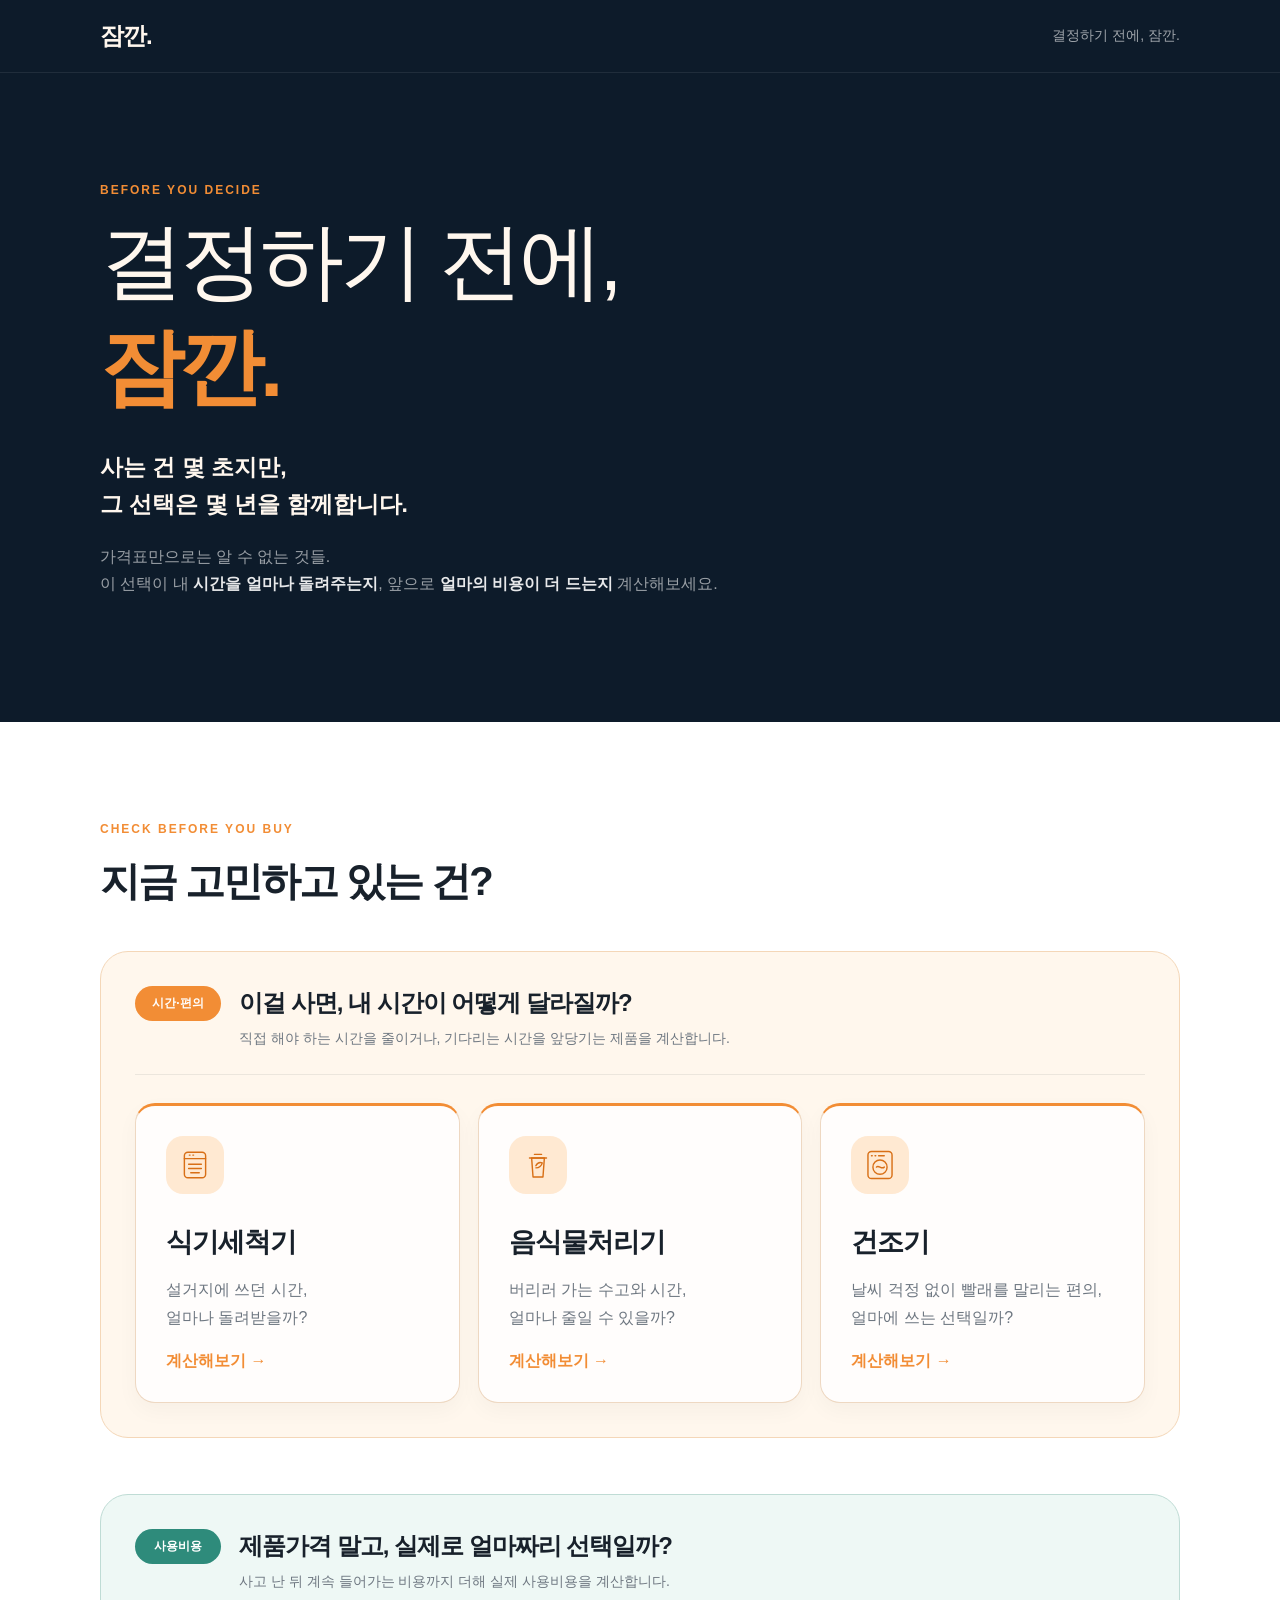
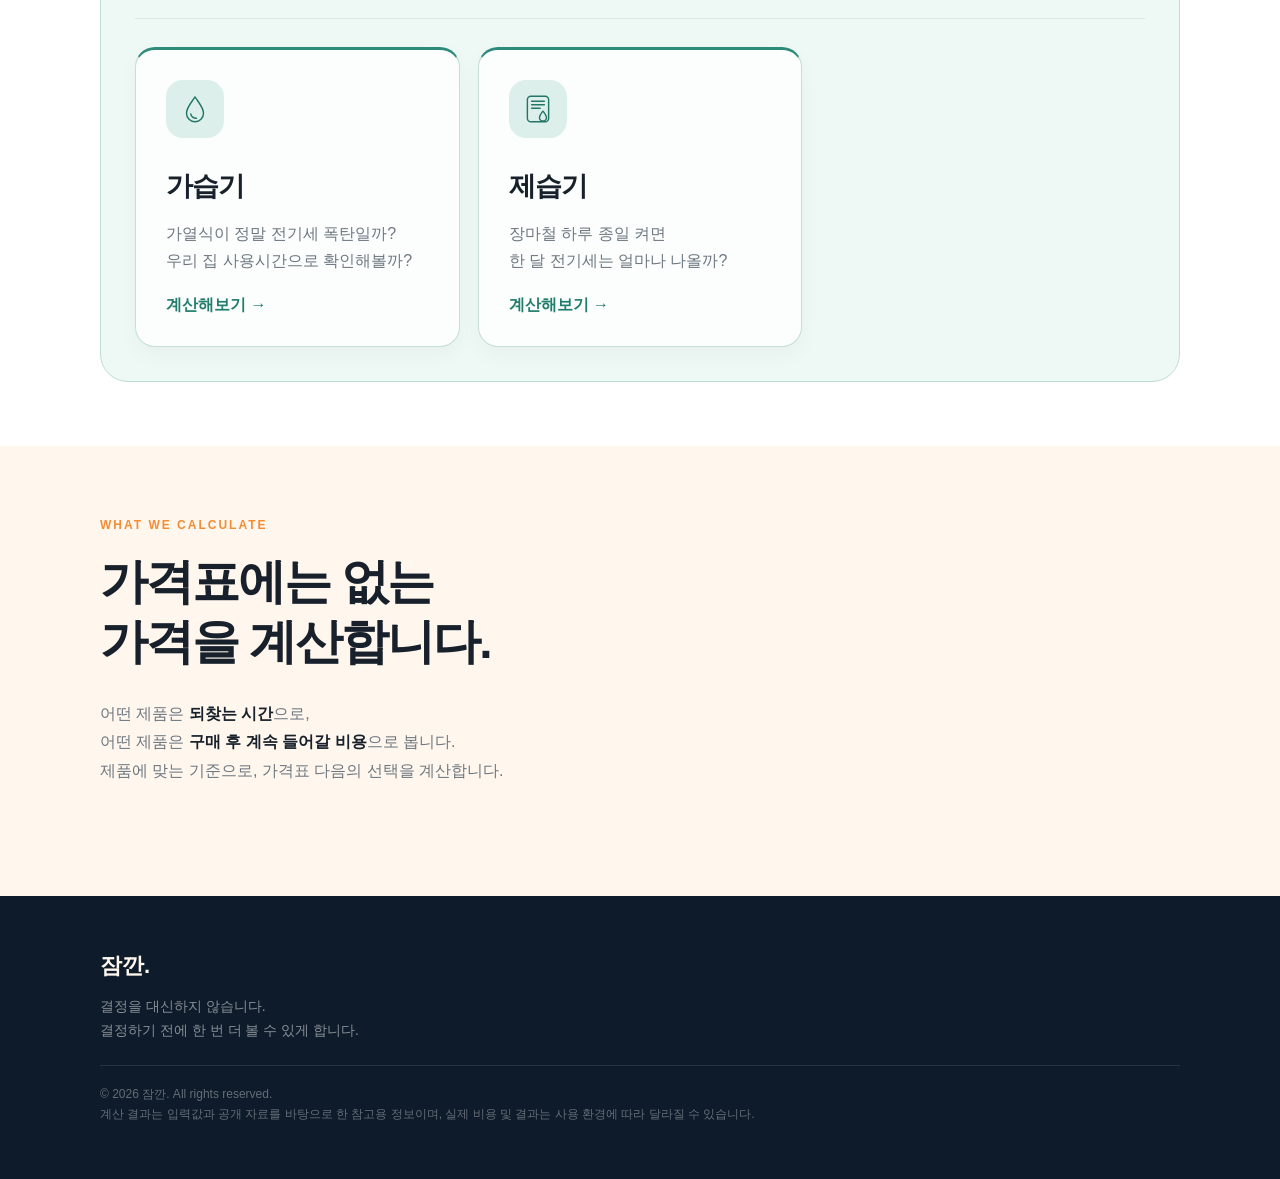
<file: index.html>
<!DOCTYPE html>
<html lang="ko">
<head>
  <meta charset="UTF-8">
  <meta name="viewport" content="width=device-width, initial-scale=1.0">

  <title>잠깐. | 결정하기 전에, 잠깐.</title>
  <meta
    name="description"
    content="결정하기 전에 잠깐. 제품이 돌려주는 시간과 구매 후 들어갈 사용비용을 계산해보세요."
  >

  <link rel="canonical" href="https://jamkkan.me/">
  <meta property="og:type" content="website">
  <meta property="og:site_name" content="잠깐.">
  <meta property="og:title" content="잠깐. | 결정하기 전에, 잠깐.">
  <meta property="og:description" content="가격표만으로는 알 수 없는 시간의 가치와 사용비용을 계산해보세요.">
  <meta property="og:url" content="https://jamkkan.me/">

  <link rel="stylesheet" href="./assets/css/style.css">
  <script src="/assets/js/analytics.js" defer></script>
<style>
/* Keep the transition between calculator cards and the next section compact. */
.decisions + .principle{margin-top:0;}
.decisions{padding-bottom:64px;}
.principle{padding-top:72px;}
@media(max-width:800px){.decisions{padding-bottom:44px}.principle{padding-top:52px}}
</style>
</head>

<body>

  <header class="header">
    <div class="container header-inner">
      <a href="/" class="logo">잠깐.</a>

      <span class="header-message">
        결정하기 전에, 잠깐.
      </span>
    </div>
  </header>

  <main>

    <section class="hero">
      <div class="container hero-inner">

        <p class="eyebrow">BEFORE YOU DECIDE</p>

        <h1>
          결정하기 전에,<br>
          <strong>잠깐.</strong>
        </h1>

        <p class="hero-description">
          사는 건 몇 초지만,<br>
          그 선택은 몇 년을 함께합니다.
        </p>

        <p class="hero-sub">
          가격표만으로는 알 수 없는 것들.<br>
          이 선택이 내 <strong>시간을 얼마나 돌려주는지</strong>, 앞으로 <strong>얼마의 비용이 더 드는지</strong> 계산해보세요.
        </p>

      </div>
    </section>


    <section class="decisions">
      <div class="container">

        <div class="section-heading">
          <p class="section-label">CHECK BEFORE YOU BUY</p>
          <h2>지금 고민하고 있는 건?</h2>
        </div>

        <div class="calculator-tracks">

          <section class="calculator-track time-track">
            <div class="track-heading">
              <span class="track-badge">시간·편의</span>
              <div>
                <h3>이걸 사면, 내 시간이 어떻게 달라질까?</h3>
                <p>직접 해야 하는 시간을 줄이거나, 기다리는 시간을 앞당기는 제품을 계산합니다.</p>
              </div>
            </div>

            <div class="card-grid">
              <a href="./dishwasher/" class="decision-card active-card time-card">
                <div><span class="product-icon" aria-hidden="true"><svg viewBox="0 0 48 48"><rect x="9" y="6" width="30" height="36" rx="5"/><path d="M9 15h30M16 10h1M21 10h1"/><path d="M15 23h18M15 29h18M18 35h12"/></svg></span><h3>식기세척기</h3><p>설거지에 쓰던 시간,<br>얼마나 돌려받을까?</p></div>
                <span class="card-link">계산해보기 →</span>
              </a>
              <a href="./food-waste/" class="decision-card active-card time-card">
                <div><span class="product-icon" aria-hidden="true"><svg viewBox="0 0 48 48"><path d="M15 14h18l-2 27H17l-2-27Z"/><path d="M12 14h24M19 9h10M21 25c2-4 6-5 9-4-1 4-4 7-9 7"/></svg></span><h3>음식물처리기</h3><p>버리러 가는 수고와 시간,<br>얼마나 줄일 수 있을까?</p></div>
                <span class="card-link">계산해보기 →</span>
              </a>
              <a href="./dryer/" class="decision-card active-card time-card">
                <div><span class="product-icon" aria-hidden="true"><svg viewBox="0 0 48 48"><rect x="7" y="5" width="34" height="38" rx="5"/><circle cx="24" cy="27" r="10"/><path d="M12 11h1M17 11h1M22 11h8"/><path d="M19 27c3-4 7 4 11 0"/></svg></span><h3>건조기</h3><p>날씨 걱정 없이 빨래를 말리는 편의,<br>얼마에 쓰는 선택일까?</p></div>
                <span class="card-link">계산해보기 →</span>
              </a>
            </div>
          </section>

          <section class="calculator-track cost-track">
            <div class="track-heading">
              <span class="track-badge">사용비용</span>
              <div>
                <h3>제품가격 말고, 실제로 얼마짜리 선택일까?</h3>
                <p>사고 난 뒤 계속 들어가는 비용까지 더해 실제 사용비용을 계산합니다.</p>
              </div>
            </div>

            <div class="card-grid">
              <a href="./humidifier/" class="decision-card active-card cost-card">
                <div><span class="product-icon" aria-hidden="true"><svg viewBox="0 0 48 48"><path d="M24 7c-6 9-12 15-12 23a12 12 0 0 0 24 0c0-8-6-14-12-23Z"/><path d="M18 31c1 4 4 6 8 6"/></svg></span><h3>가습기</h3><p>가열식이 정말 전기세 폭탄일까?<br>우리 집 사용시간으로 확인해볼까?</p></div>
                <span class="card-link">계산해보기 →</span>
              </a>
              <a href="./dehumidifier/" class="decision-card active-card cost-card">
                <div><span class="product-icon" aria-hidden="true"><svg viewBox="0 0 48 48"><rect x="9" y="6" width="30" height="36" rx="5"/><path d="M15 13h18M15 18h18M15 23h12"/><path d="M31 27c-3 4-5 6-5 9a5 5 0 0 0 10 0c0-3-2-5-5-9Z"/></svg></span><h3>제습기</h3><p>장마철 하루 종일 켜면<br>한 달 전기세는 얼마나 나올까?</p></div>
                <span class="card-link">계산해보기 →</span>
              </a>
            </div>
          </section>

        </div>

      </div>
    </section>


    <section class="principle">
      <div class="container principle-inner">

        <p class="section-label">WHAT WE CALCULATE</p>

        <h2>
          가격표에는 없는<br>
          가격을 계산합니다.
        </h2>

        <p>
          어떤 제품은 <strong>되찾는 시간</strong>으로,<br>
          어떤 제품은 <strong>구매 후 계속 들어갈 비용</strong>으로 봅니다.<br>
          제품에 맞는 기준으로, 가격표 다음의 선택을 계산합니다.
        </p>

      </div>
    </section>

  </main>


  <footer class="footer">
    <div class="container footer-inner">
      <strong>잠깐.</strong>
      <p>결정을 대신하지 않습니다.<br>결정하기 전에 한 번 더 볼 수 있게 합니다.</p>
      <p class="footer-legal">© 2026 잠깐. All rights reserved.<br>계산 결과는 입력값과 공개 자료를 바탕으로 한 참고용 정보이며, 실제 비용 및 결과는 사용 환경에 따라 달라질 수 있습니다.</p>
    </div>
  </footer>

</body>
</html>
</file>
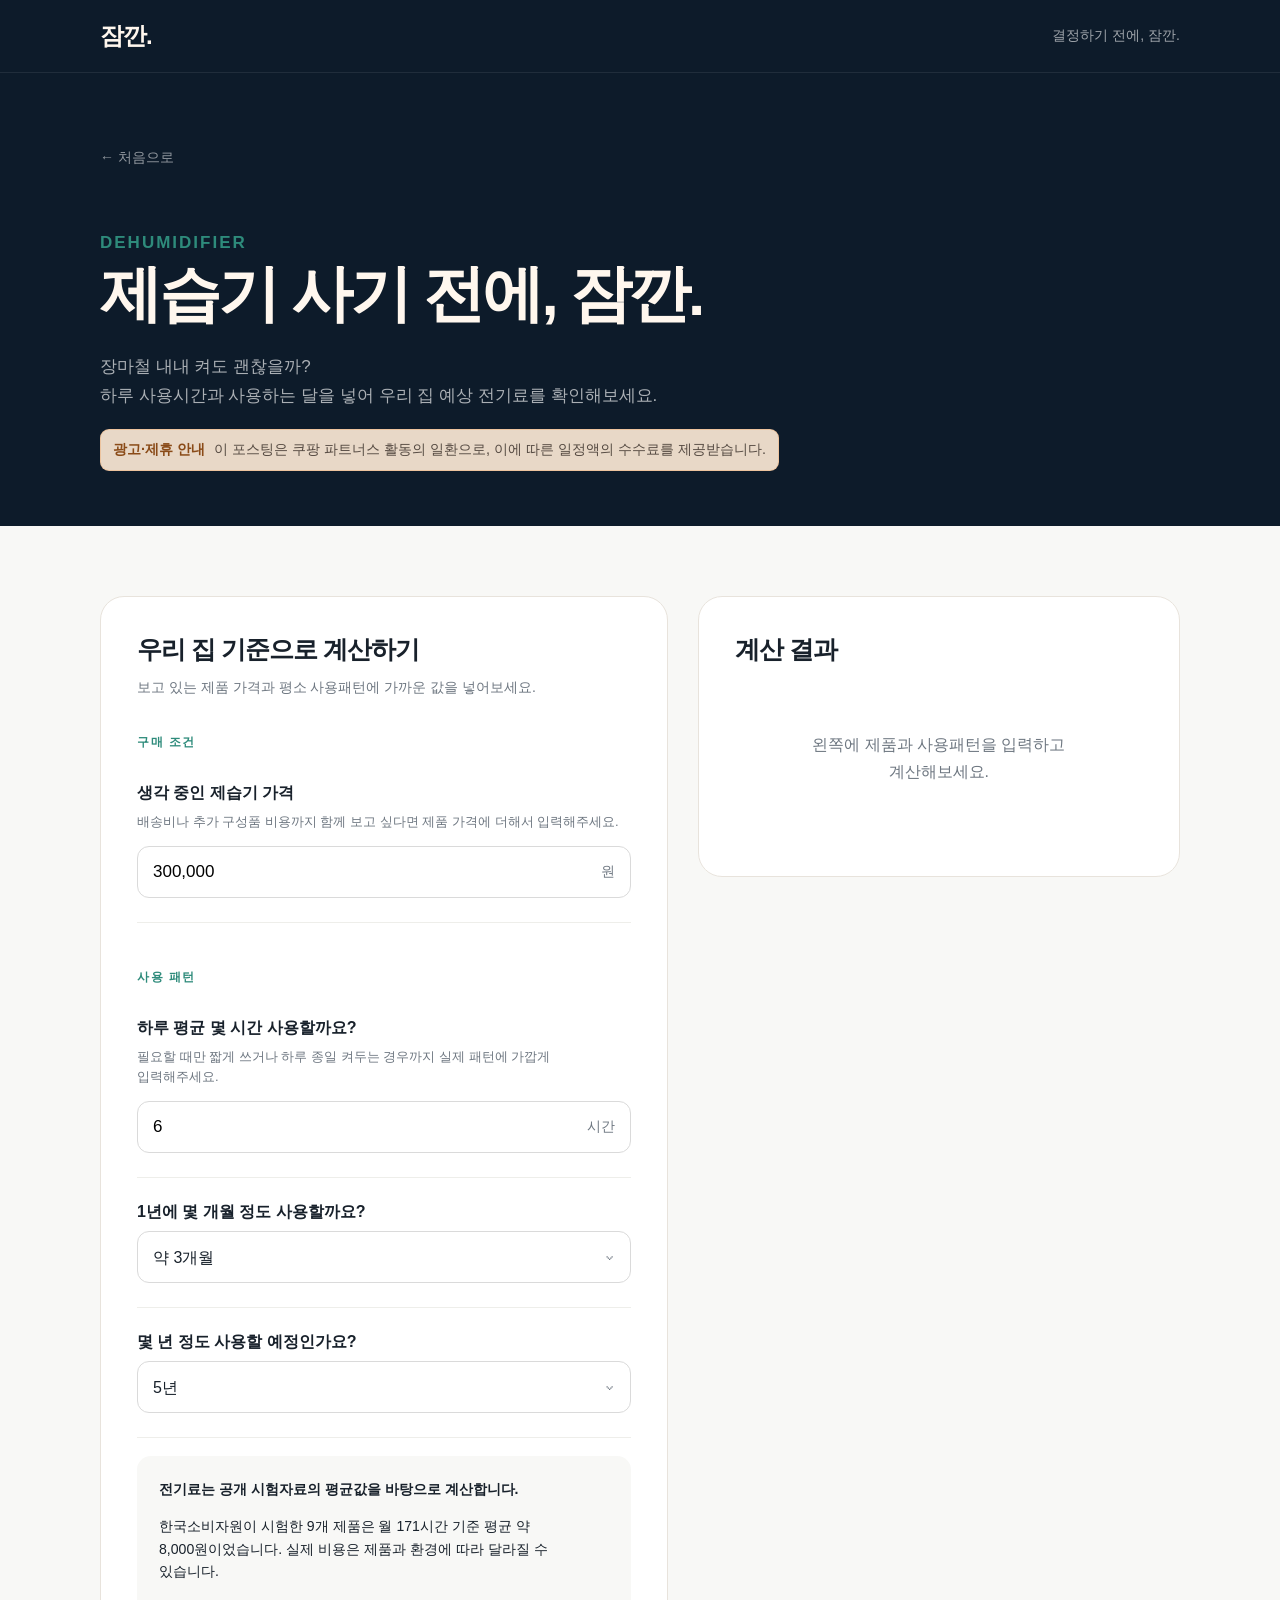
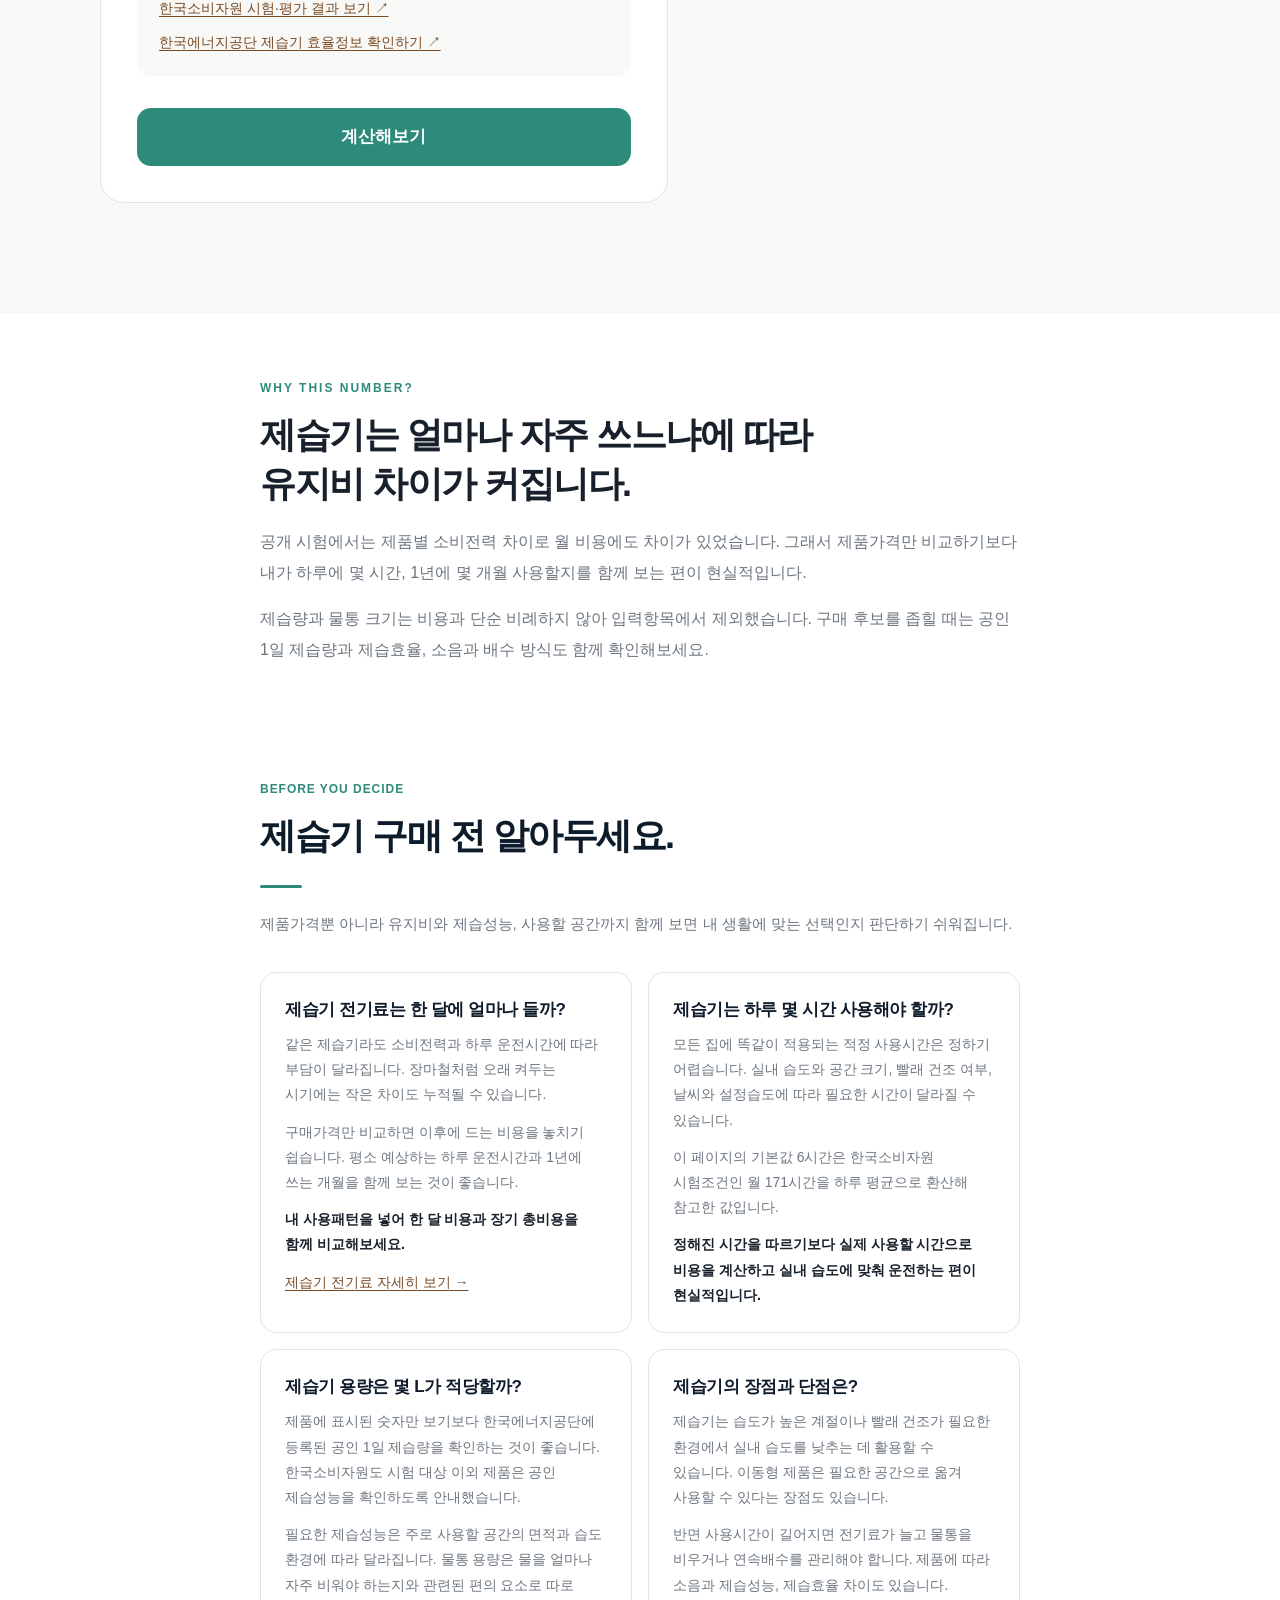
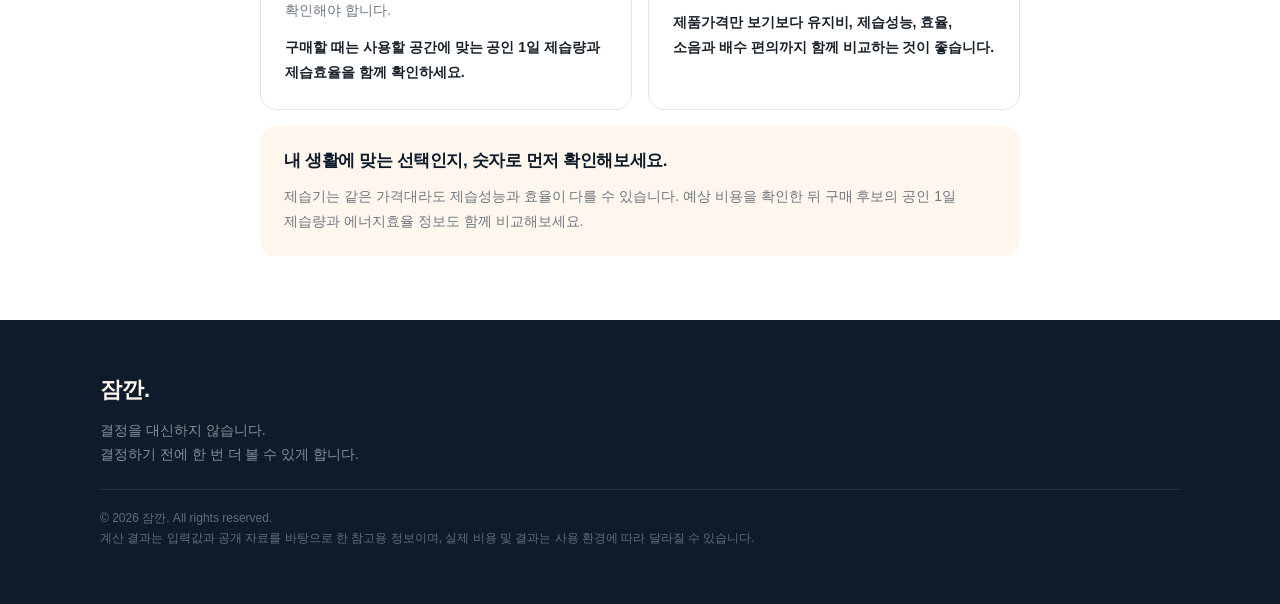
<file: dehumidifier/index.html>
<!DOCTYPE html>

<html lang="ko">
<head>
<meta charset="utf-8"/>
<meta content="width=device-width, initial-scale=1.0" name="viewport"/>
<title>제습기 살까 말까? 전기료·사용비용 계산 | 잠깐.</title>
<meta content="제습기 사기 전에 잠깐. 제품 가격과 사용시간을 넣고 하루·한 달·연간 사용기간의 예상 전기료와 장기 총비용을 확인해보세요." name="description"/>
<link href="https://jamkkan.me/dehumidifier/" rel="canonical"/>
<meta property="og:type" content="website"/>
<meta property="og:site_name" content="잠깐."/>
<meta property="og:title" content="제습기 살까 말까? 전기료·사용비용 계산 | 잠깐."/>
<meta property="og:description" content="제습기 제품가격과 사용시간을 넣고 하루·한 달·연간 사용기간의 예상 전기료와 장기 총비용을 확인해보세요."/>
<meta property="og:url" content="https://jamkkan.me/dehumidifier/"/>
<link href="../assets/css/style.css" rel="stylesheet"/>
<link href="../assets/css/calculator.css" rel="stylesheet"/>
<style>
    .affiliate-disclosure-top {
      display: inline-block;
      width: auto;
      max-width: 100%;
      margin: 18px 0 0;
      padding: 9px 12px;
      border: 1px solid rgba(242, 141, 53, .28);
      border-radius: 9px;
      background: #E8D8C7;
      color: #554a42;
      font-size: .9rem;
      font-weight: 500;
      line-height: 1.5;
    }
    .affiliate-disclosure-top strong {
      display: inline-block;
      margin-right: 5px;
      color: #8a4b18;
      font-weight: 800;
    }
    .affiliate-link-label {
      margin: 34px 0 8px;
      font-size: .9rem;
      font-weight: 500;
      color: #8a4b18;
    }
    .source-link {
      display: inline-flex;
      align-items: center;
      gap: 5px;
      font-weight: 400;
      color: #7a4a24;
      text-decoration: underline;
      text-underline-offset: 3px;
    }
    .input-source-note {
      margin: 14px 0 0;
      color: #6E7781;
      font-size: .84rem;
      line-height: 1.65;
    }
    .input-source-note .source-link { margin-right: 10px; }
    .source-reference {
      margin: 12px 0 0;
      font-size: .88rem;
      line-height: 1.6;
    }
    .source-reference .source-link {
      font-size: inherit;
      line-height: inherit;
    }
    .type-help {
      position: relative;
      margin: 12px 0 0;
      padding-left: 22px;
      color: #7a4a24;
      line-height: 1.6;
    }
    .type-help::before {
      content: "?";
      position: absolute;
      left: 0;
      top: .08em;
      width: 16px;
      height: 16px;
      border: 1px solid #AEB4BA;
      border-radius: 50%;
      color: #7B838B;
      font-size: 10px;
      font-weight: 800;
      line-height: 14px;
      text-align: center;
    }
    .result-assumption {
      margin: 18px 0 0;
      padding: 12px 14px;
      border-radius: 10px;
      background: rgba(13, 27, 42, .05);
      color: #5b6269;
      font-size: .88rem;
      line-height: 1.6;
    }
    .result-assumption strong { display:block; margin-bottom:8px; color:#0D1B2A; line-height:1.35; }
    @media (min-width: 801px) {
      .explanation { padding: 64px 0; }
      .explanation .section-label { margin-bottom: 12px; }
      .explanation h2 { margin-bottom: 18px; }
    }
  </style>
<script defer="" src="/assets/js/analytics.js"></script>

<style>
/* 사용비용 계산기 카테고리 포인트 */
.cost-calculator .calculator-hero .eyebrow { color: #2F9183; }
</style>


<style>
/* 사용비용 카테고리 포인트 — 가습기·제습기 공통 */
.cost-calculator .calculator-hero .eyebrow,
.cost-calculator .explanation .section-label,
.cost-calculator .guide-intro .section-label { color:#2E8B7B; }
.cost-calculator .guide-intro .section-line { background:#2E8B7B; }
</style>

</head>
<body class="cost-calculator">
<header class="header"><div class="container header-inner"><a class="logo" href="../">잠깐.</a><span class="header-message">결정하기 전에, 잠깐.</span></div></header>
<main>
<section class="calculator-hero"><div class="container">
<a class="back" href="../">← 처음으로</a><p class="eyebrow">DEHUMIDIFIER</p>
<h1>제습기 사기 전에, <span>잠깐.</span></h1>
<p>장마철 내내 켜도 괜찮을까?<br/>하루 사용시간과 사용하는 달을 넣어 우리 집 예상 전기료를 확인해보세요.</p><div aria-label="광고 및 제휴 안내" class="affiliate-disclosure-top" role="note"><strong>광고·제휴 안내</strong> 이 포스팅은 쿠팡 파트너스 활동의 일환으로, 이에 따른 일정액의 수수료를 제공받습니다.</div>
</div></section>
<section class="calculator-section"><div class="container calculator-layout">
<div class="calculator-box">
<h2>우리 집 기준으로 계산하기</h2>
<p class="box-description">보고 있는 제품 가격과 평소 사용패턴에 가까운 값을 넣어보세요.</p>
<p class="input-section-title first">구매 조건</p>
<div class="input-group"><label for="price">생각 중인 제습기 가격</label><p class="input-help">배송비나 추가 구성품 비용까지 함께 보고 싶다면 제품 가격에 더해서 입력해주세요.</p><div class="input-wrap"><input autocomplete="off" id="price" inputmode="numeric" type="text" value="300000"/><span class="input-unit">원</span></div></div>
<p class="input-section-title">사용 패턴</p>
<div class="input-group"><label for="hoursPerDay">하루 평균 몇 시간 사용할까요?</label><p class="input-help">필요할 때만 짧게 쓰거나 하루 종일 켜두는 경우까지 실제 패턴에 가깝게 입력해주세요.</p><div class="input-wrap"><input id="hoursPerDay" max="24" min="1" type="number" value="6"/><span class="input-unit">시간</span></div></div>
<div class="input-group"><label for="season">1년에 몇 개월 정도 사용할까요?</label><div class="input-wrap select-wrap"><select id="season"><option value="1">약 1개월</option><option selected value="3">약 3개월</option><option value="6">약 6개월</option><option value="9">약 9개월</option><option value="12">거의 1년 내내 · 약 12개월</option></select></div></div>
<div class="input-group"><label for="years">몇 년 정도 사용할 예정인가요?</label><div class="input-wrap select-wrap"><select id="years"><option value="1">1년</option><option value="3">3년</option><option selected value="5">5년</option><option value="7">7년</option><option value="10">10년</option></select></div></div>
<div class="check-result calculation-source">
<strong>전기료는 공개 시험자료의 평균값을 바탕으로 계산합니다.</strong>
<p>한국소비자원이 시험한 9개 제품은 월 171시간 기준 평균 약 8,000원이었습니다. 실제 비용은 제품과 환경에 따라 달라질 수 있습니다.</p>
<p class="source-reference"><a aria-label="한국소비자원 제습기 시험·평가 결과 새 창에서 보기" class="source-link" href="https://www.kca.go.kr/home/sub.do?cate=00000049&amp;menukey=4004&amp;mode=view&amp;no=1003706928&amp;page=3" rel="noopener noreferrer" target="_blank">한국소비자원 시험·평가 결과 보기 ↗</a></p><p class="source-reference"><a aria-label="한국에너지공단 제습기 효율정보 새 창에서 보기" class="source-link" href="https://eep.energy.or.kr/certification/certi_list_145.aspx" rel="noopener noreferrer" target="_blank">한국에너지공단 제습기 효율정보 확인하기 ↗</a></p>
</div>
<div class="result-stale" id="resultStale">입력값이 변경되었습니다. 변경한 값으로 다시 계산해주세요.</div>
<button class="calculate-button" id="calculateButton" type="button">계산해보기</button>
</div>
<aside class="result-box"><h2>계산 결과</h2>
<div class="result-empty" id="resultEmpty">왼쪽에 제품과 사용패턴을 입력하고<br/>계산해보세요.</div>
<div class="result-content" id="resultContent">
<div class="result-summary" id="resultSummary"></div>
<div class="result-grid">
<div class="result-item"><span>하루 예상 전기료</span><strong id="dailyCost">-</strong><small class="result-formula" id="dailyFormula"></small></div>
<div class="result-item"><span>한 달 예상 전기료</span><strong id="monthlyCost">-</strong><small class="result-formula" id="monthlyFormula"></small></div>
<div class="result-item"><span>사용기간 예상 전기료</span><strong id="seasonCost">-</strong><small class="result-formula" id="seasonFormula"></small></div>
<div class="result-item"><span id="totalCostLabel">예상 총비용</span><strong id="totalCost">-</strong><small class="result-formula" id="totalCostFormula"></small></div>
</div>
<div class="result-final"><span>결국, 제품가격까지 포함하면?</span><strong id="monthlyTotal">-</strong><small class="result-formula" id="monthlyTotalFormula"></small></div>
<div class="result-message" id="resultMessage"></div>
<div class="check-result"><strong>구매 전에 같이 확인해보세요.</strong><ul><li>사용할 공간에 맞는 공인 1일 제습량(L)</li><li>제습효율(L/kWh)과 에너지소비효율등급</li><li>물을 비우는 횟수에 영향을 주는 물통 용량</li><li>침실에서 쓴다면 소음과 연속배수 가능 여부</li></ul></div>
<div class="result-actions"><button class="result-action-button primary" id="editButton" type="button">값 바꿔서 다시 계산</button><button class="result-action-button" id="resetButton" type="button">처음부터</button></div>
<p class="result-assumption"><strong>계산 기준</strong>제품가격과 선택한 이용시간·개월·연수를 반영합니다. 전기료는 한국소비자원 시험 평균을 시간당 비용으로 환산했으며, 실제 금액은 제품과 환경에 따라 달라질 수 있습니다.</p>
<p class="affiliate-link-label">광고·제휴 링크</p>
<div class="affiliate-slot" data-category="제습기" data-url="https://link.coupang.com/a/hxO6p0jpng"></div>
</div>
</aside>
</div></section>
<section class="explanation"><div class="container explanation-inner"><p class="section-label">WHY THIS NUMBER?</p><h2>제습기는 얼마나 자주 쓰느냐에 따라<br/>유지비 차이가 커집니다.</h2><p>공개 시험에서는 제품별 소비전력 차이로 월 비용에도 차이가 있었습니다. 그래서 제품가격만 비교하기보다 내가 하루에 몇 시간, 1년에 몇 개월 사용할지를 함께 보는 편이 현실적입니다.</p><p>제습량과 물통 크기는 비용과 단순 비례하지 않아 입력항목에서 제외했습니다. 구매 후보를 좁힐 때는 공인 1일 제습량과 제습효율, 소음과 배수 방식도 함께 확인해보세요.</p></div></section>
</main>
<section class="guide-seo"><div class="container"><div aria-labelledby="dehumidifier-guide-title" class="guide-section">
<div class="guide-intro"><p class="section-label">BEFORE YOU DECIDE</p><h2 id="dehumidifier-guide-title">제습기 구매 전 알아두세요.</h2><div aria-hidden="true" class="section-line"></div><p>제품가격뿐 아니라 유지비와 제습성능, 사용할 공간까지 함께 보면 내 생활에 맞는 선택인지 판단하기 쉬워집니다.</p></div>
<div class="guide-grid">
<article class="guide-card guide-card-seo"><h3>제습기 전기료는 한 달에 얼마나 들까?</h3><p>같은 제습기라도 소비전력과 하루 운전시간에 따라 부담이 달라집니다. 장마철처럼 오래 켜두는 시기에는 작은 차이도 누적될 수 있습니다.</p><p>구매가격만 비교하면 이후에 드는 비용을 놓치기 쉽습니다. 평소 예상하는 하루 운전시간과 1년에 쓰는 개월을 함께 보는 것이 좋습니다.</p><p><strong>내 사용패턴을 넣어 한 달 비용과 장기 총비용을 함께 비교해보세요.</strong></p><p><a class="source-link" href="./electricity/">제습기 전기료 자세히 보기 →</a></p></article>
<article class="guide-card guide-card-seo"><h3>제습기는 하루 몇 시간 사용해야 할까?</h3><p>모든 집에 똑같이 적용되는 적정 사용시간은 정하기 어렵습니다. 실내 습도와 공간 크기, 빨래 건조 여부, 날씨와 설정습도에 따라 필요한 시간이 달라질 수 있습니다.</p><p>이 페이지의 기본값 6시간은 한국소비자원 시험조건인 월 171시간을 하루 평균으로 환산해 참고한 값입니다.</p><p><strong>정해진 시간을 따르기보다 실제 사용할 시간으로 비용을 계산하고 실내 습도에 맞춰 운전하는 편이 현실적입니다.</strong></p></article>
<article class="guide-card guide-card-seo"><h3>제습기 용량은 몇 L가 적당할까?</h3><p>제품에 표시된 숫자만 보기보다 한국에너지공단에 등록된 공인 1일 제습량을 확인하는 것이 좋습니다. 한국소비자원도 시험 대상 이외 제품은 공인 제습성능을 확인하도록 안내했습니다.</p><p>필요한 제습성능은 주로 사용할 공간의 면적과 습도 환경에 따라 달라집니다. 물통 용량은 물을 얼마나 자주 비워야 하는지와 관련된 편의 요소로 따로 확인해야 합니다.</p><p><strong>구매할 때는 사용할 공간에 맞는 공인 1일 제습량과 제습효율을 함께 확인하세요.</strong></p></article>
<article class="guide-card guide-card-seo"><h3>제습기의 장점과 단점은?</h3><p>제습기는 습도가 높은 계절이나 빨래 건조가 필요한 환경에서 실내 습도를 낮추는 데 활용할 수 있습니다. 이동형 제품은 필요한 공간으로 옮겨 사용할 수 있다는 장점도 있습니다.</p><p>반면 사용시간이 길어지면 전기료가 늘고 물통을 비우거나 연속배수를 관리해야 합니다. 제품에 따라 소음과 제습성능, 제습효율 차이도 있습니다.</p><p><strong>제품가격만 보기보다 유지비, 제습성능, 효율, 소음과 배수 편의까지 함께 비교하는 것이 좋습니다.</strong></p></article>
</div>
<div class="guide-note"><h3>내 생활에 맞는 선택인지, 숫자로 먼저 확인해보세요.</h3><p>제습기는 같은 가격대라도 제습성능과 효율이 다를 수 있습니다. 예상 비용을 확인한 뒤 구매 후보의 공인 1일 제습량과 에너지효율 정보도 함께 비교해보세요.</p></div>
</div></div></section>
<footer class="footer"><div class="container footer-inner"><strong>잠깐.</strong><p>결정을 대신하지 않습니다.<br/>결정하기 전에 한 번 더 볼 수 있게 합니다.</p><p class="footer-legal">© 2026 잠깐. All rights reserved.<br/>계산 결과는 입력값과 공개 자료를 바탕으로 한 참고용 정보이며, 실제 비용 및 결과는 사용 환경에 따라 달라질 수 있습니다.</p></div></footer>
<script src="../assets/js/common.js"></script><script src="../assets/js/affiliate.js"></script><script src="./calculator.js"></script>
</body>
</html>
</file>
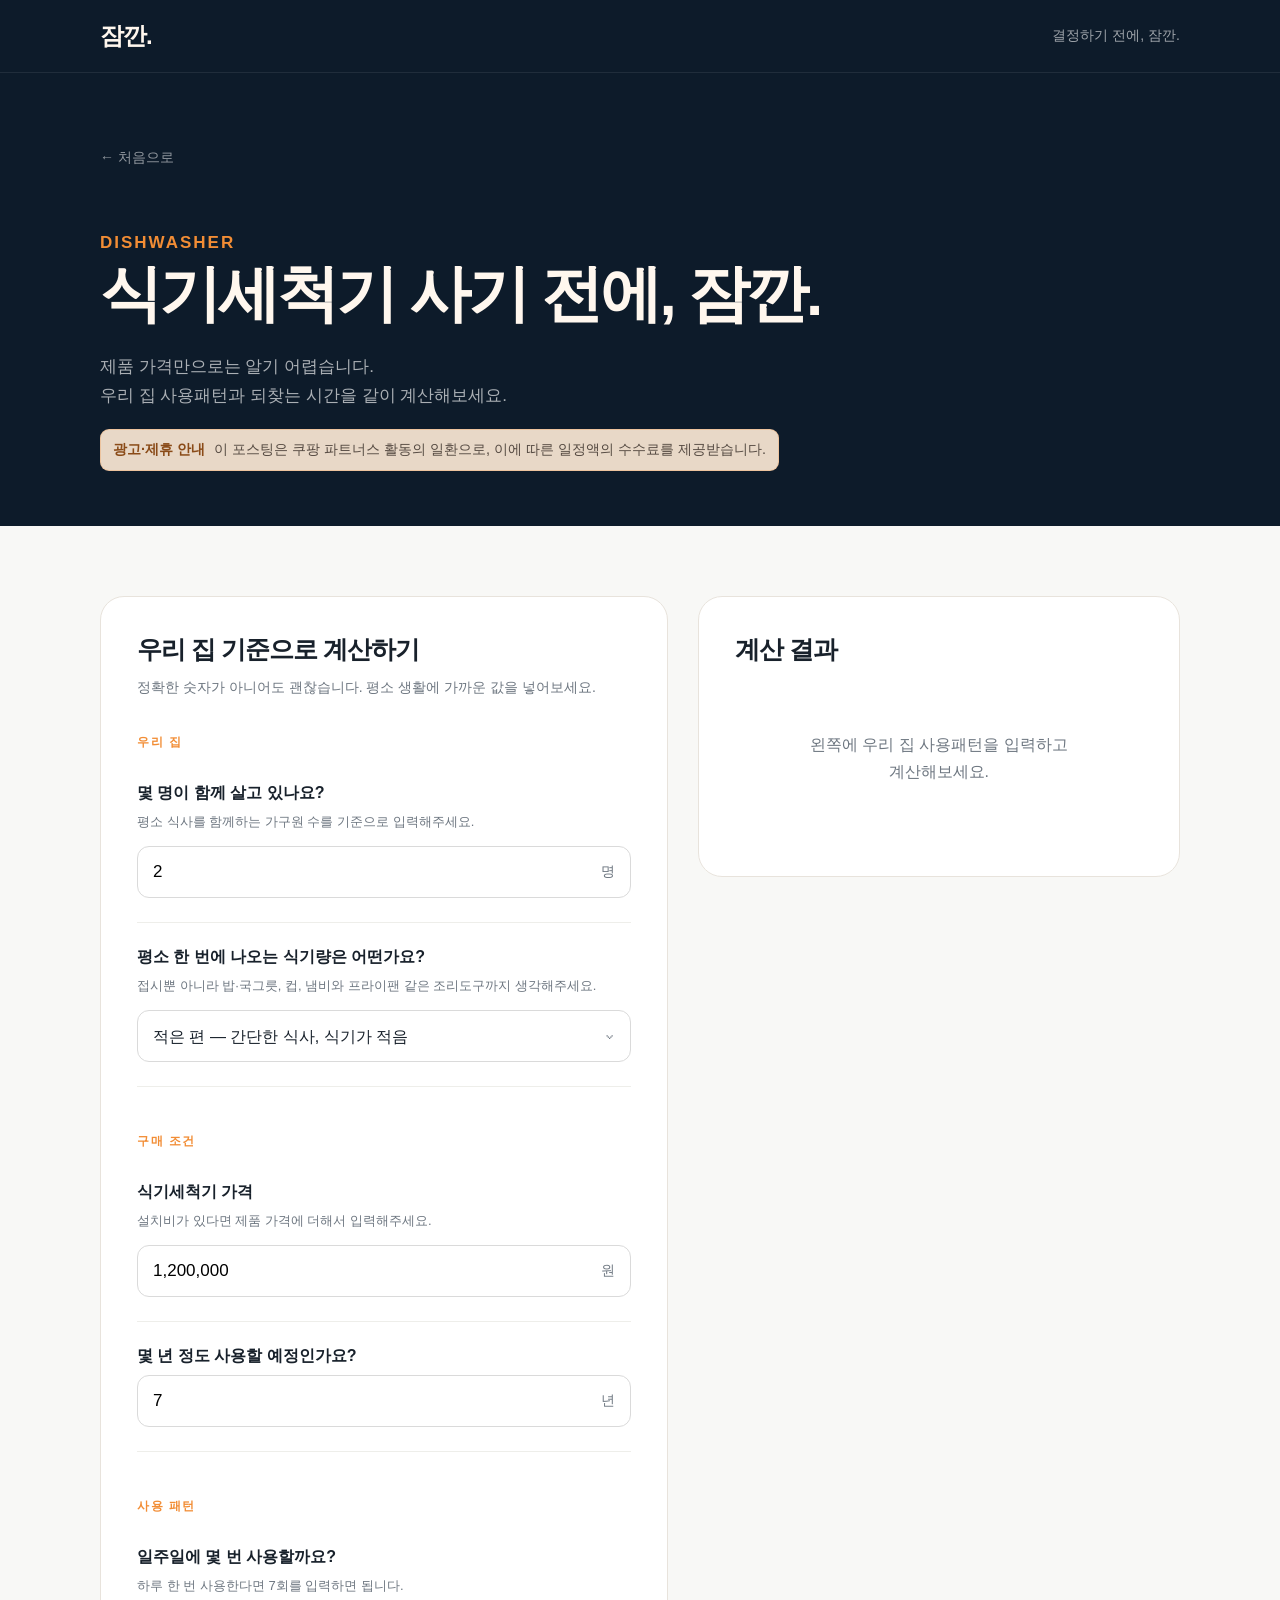
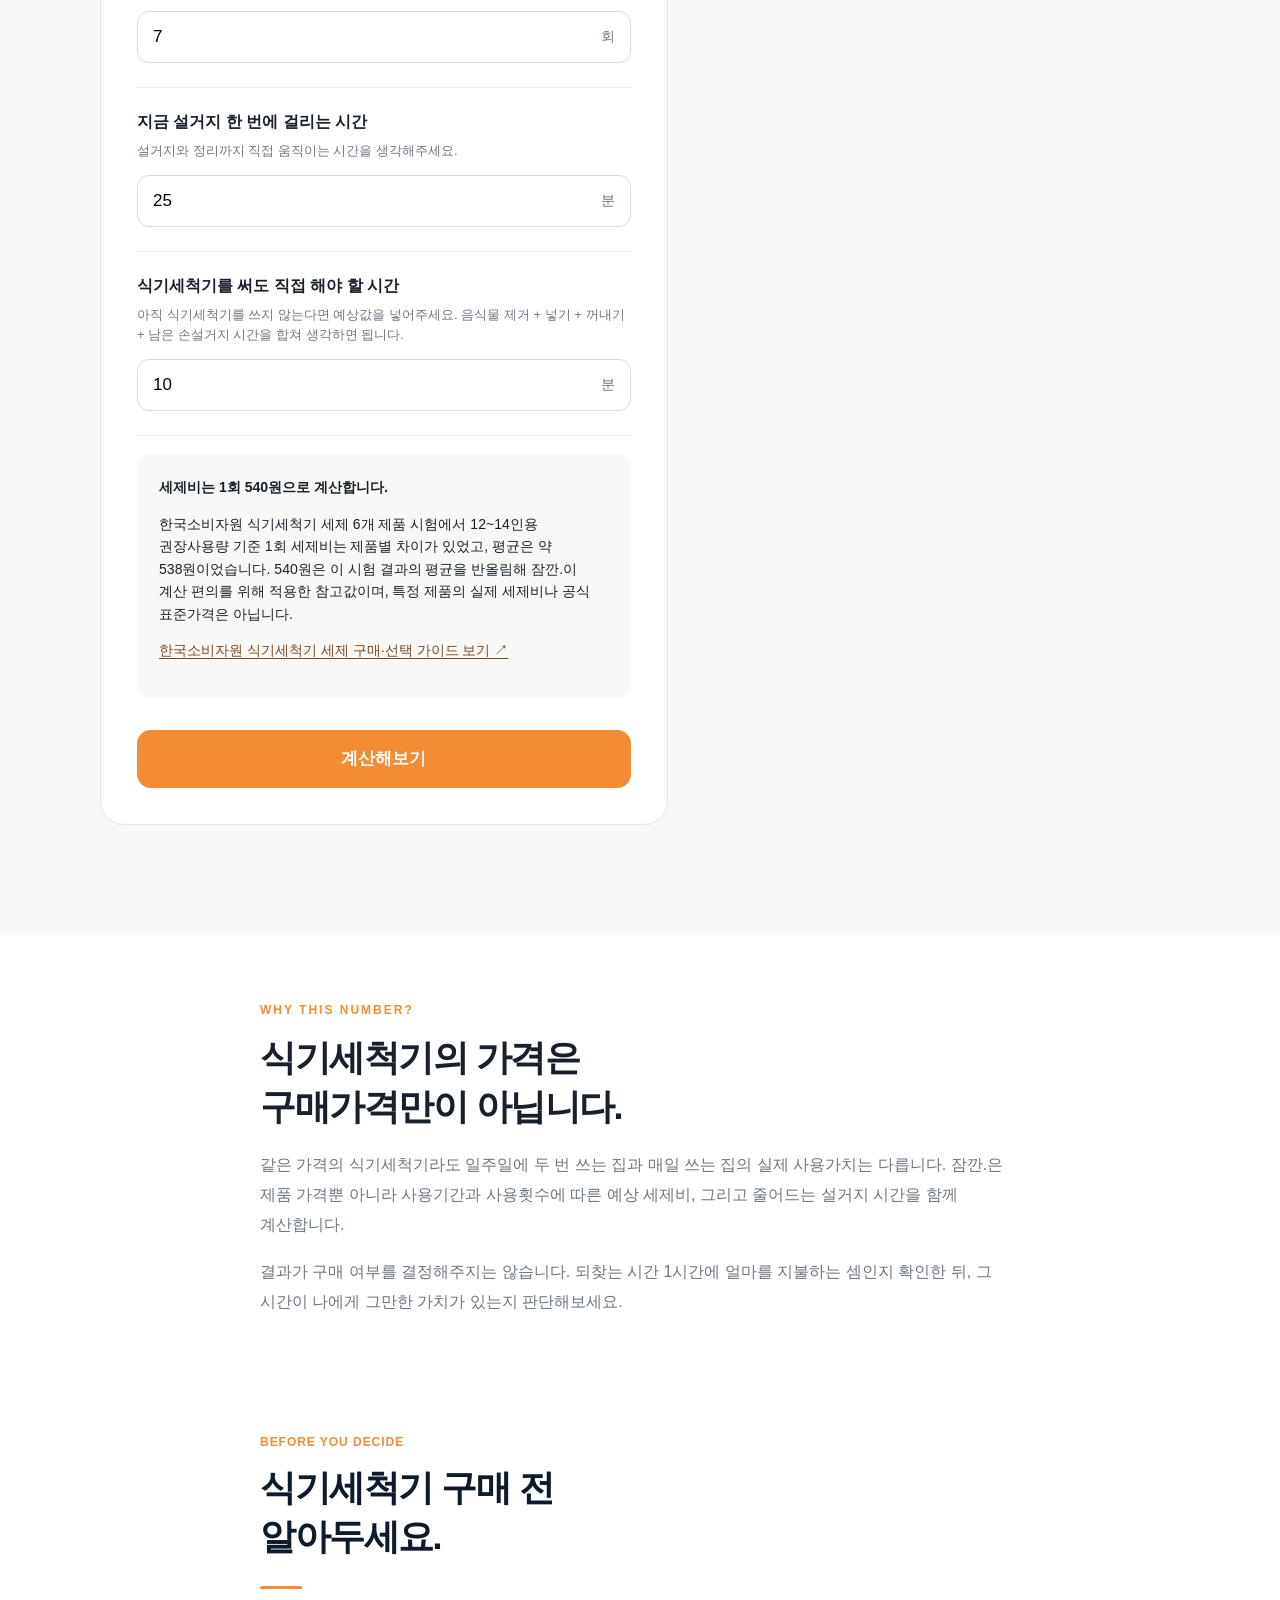
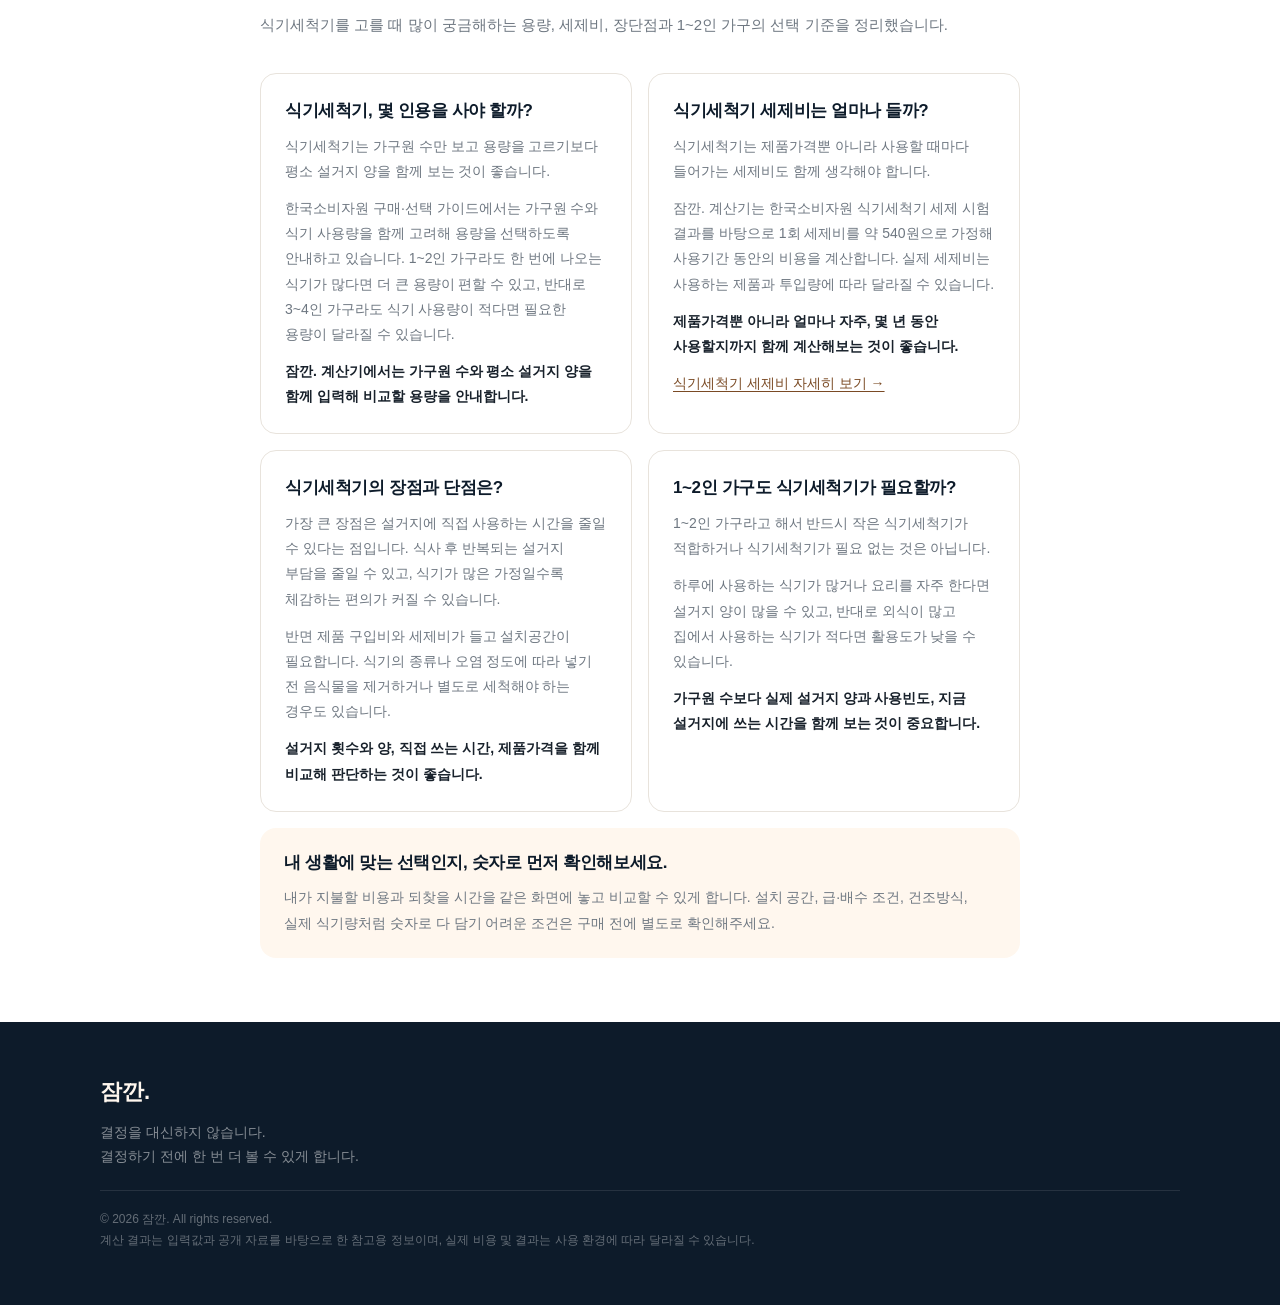
<file: dishwasher/index.html>
<!DOCTYPE html>
<html lang="ko">
<head>
  <meta charset="UTF-8">
  <meta name="viewport" content="width=device-width, initial-scale=1.0">
  <title>식기세척기 살까 말까? 구매 전 실제 비용 계산 | 잠깐.</title>
  <meta name="description" content="식기세척기 사기 전에 잠깐. 우리 집 사용패턴을 기준으로 실제 사용비용, 되찾는 시간, 용량 선택 참고정보를 확인해보세요.">
  <link rel="canonical" href="https://jamkkan.me/dishwasher/">
  <link rel="stylesheet" href="../assets/css/style.css">

  <link rel="stylesheet" href="../assets/css/calculator.css">
  <style>
    .affiliate-disclosure-top {
      display: inline-block;
      width: auto;
      max-width: 100%;
      margin: 18px 0 0;
      padding: 9px 12px;
      border: 1px solid rgba(242, 141, 53, .28);
      border-radius: 9px;
      background: #E8D8C7;
      color: #554a42;
      font-size: .9rem;
      font-weight: 500;
      line-height: 1.5;
    }
    .affiliate-disclosure-top strong {
      display: inline-block;
      margin-right: 5px;
      color: #8a4b18;
      font-weight: 800;
    }
    .affiliate-link-label {
      margin: 34px 0 8px;
      font-size: .9rem;
      font-weight: 500;
      color: #8a4b18;
    }
    .source-link {
      display: inline-flex;
      align-items: center;
      gap: 5px;
      font-weight: 400;
      color: #7a4a24;
      text-decoration: underline;
      text-underline-offset: 3px;
    }
    .input-source-note {
      margin: 14px 0 0;
      color: #6E7781;
      font-size: .84rem;
      line-height: 1.65;
    }
    .input-source-note .source-link { margin-right: 10px; }
    .result-assumption {
      margin: 18px 0 0;
      padding: 12px 14px;
      border-radius: 10px;
      background: rgba(13, 27, 42, .05);
      color: #5b6269;
      font-size: .88rem;
      line-height: 1.6;
    }
    .result-assumption strong { display:block; margin-bottom:8px; color:#0D1B2A; line-height:1.35; }
    @media (min-width: 801px) {
      .explanation { padding: 64px 0; }
      .explanation .section-label { margin-bottom: 12px; }
      .explanation h2 { margin-bottom: 18px; }
    }
  </style>

  <script src="/assets/js/analytics.js" defer></script>
</head>
<body>
  <header class="header">
    <div class="container header-inner">
      <a href="../" class="logo">잠깐.</a>
      <span class="header-message">결정하기 전에, 잠깐.</span>
    </div>
  </header>

  <main>
    <section class="calculator-hero">
      <div class="container">
        <a href="../" class="back">← 처음으로</a>
        <p class="eyebrow">DISHWASHER</p>
        <h1>식기세척기 사기 전에, <span>잠깐.</span></h1>
        <p>제품 가격만으로는 알기 어렵습니다.<br>우리 집 사용패턴과 되찾는 시간을 같이 계산해보세요.</p>
        <div class="affiliate-disclosure-top" role="note" aria-label="광고 및 제휴 안내"><strong>광고·제휴 안내</strong> 이 포스팅은 쿠팡 파트너스 활동의 일환으로, 이에 따른 일정액의 수수료를 제공받습니다.</div>
      </div>
    </section>

    <section class="calculator-section">
      <div class="container calculator-layout">
        <div class="calculator-box">
          <h2>우리 집 기준으로 계산하기</h2>
          <p class="box-description">정확한 숫자가 아니어도 괜찮습니다. 평소 생활에 가까운 값을 넣어보세요.</p>

          <p class="input-section-title first">우리 집</p>

          <div class="input-group">
            <label for="household">몇 명이 함께 살고 있나요?</label>
            <p class="input-help">평소 식사를 함께하는 가구원 수를 기준으로 입력해주세요.</p>
            <div class="input-wrap">
              <input type="number" id="household" value="2" min="1" max="10">
              <span class="input-unit">명</span>
            </div>
          </div>

          <div class="input-group">
            <label for="dishLevel">평소 한 번에 나오는 식기량은 어떤가요?</label>
            <p class="input-help">접시뿐 아니라 밥·국그릇, 컵, 냄비와 프라이팬 같은 조리도구까지 생각해주세요.</p>
            <div class="input-wrap select-wrap">
              <select id="dishLevel">
                <option value="low">적은 편 — 간단한 식사, 식기가 적음</option>
                <option value="high">많은 편 — 반찬·조리도구까지 많이 나옴</option>
              </select>
            </div>
          </div>

          <p class="input-section-title">구매 조건</p>

          <div class="input-group">
            <label for="price">식기세척기 가격</label>
            <p class="input-help">설치비가 있다면 제품 가격에 더해서 입력해주세요.</p>
            <div class="input-wrap">
              <input type="text" id="price" value="1200000" inputmode="numeric" autocomplete="off">
              <span class="input-unit">원</span>
            </div>
          </div>

          <div class="input-group">
            <label for="years">몇 년 정도 사용할 예정인가요?</label>
            <div class="input-wrap">
              <input type="number" id="years" value="7" min="1" max="30">
              <span class="input-unit">년</span>
            </div>
          </div>

          <p class="input-section-title">사용 패턴</p>

          <div class="input-group">
            <label for="uses">일주일에 몇 번 사용할까요?</label>
            <p class="input-help">하루 한 번 사용한다면 7회를 입력하면 됩니다.</p>
            <div class="input-wrap">
              <input type="number" id="uses" value="7" min="1" max="30">
              <span class="input-unit">회</span>
            </div>
          </div>

          <div class="input-group">
            <label for="currentMinutes">지금 설거지 한 번에 걸리는 시간</label>
            <p class="input-help">설거지와 정리까지 직접 움직이는 시간을 생각해주세요.</p>
            <div class="input-wrap">
              <input type="number" id="currentMinutes" value="25" min="1" max="180">
              <span class="input-unit">분</span>
            </div>
          </div>

          <div class="input-group">
            <label for="remainingMinutes">식기세척기를 써도 직접 해야 할 시간</label>
            <p class="input-help">아직 식기세척기를 쓰지 않는다면 예상값을 넣어주세요. 음식물 제거 + 넣기 + 꺼내기 + 남은 손설거지 시간을 합쳐 생각하면 됩니다.</p>
            <div class="input-wrap">
              <input type="number" id="remainingMinutes" value="10" min="0" max="180">
              <span class="input-unit">분</span>
            </div>
          </div>

          <div id="resultStale" class="result-stale">입력값이 변경되었습니다. 변경한 값으로 다시 계산해주세요.</div>

            <div class="check-result calculation-source">
              <strong>세제비는 1회 540원으로 계산합니다.</strong>
              <p>한국소비자원 식기세척기 세제 6개 제품 시험에서 12~14인용 권장사용량 기준 1회 세제비는 제품별 차이가 있었고, 평균은 약 538원이었습니다. 540원은 이 시험 결과의 평균을 반올림해 잠깐.이 계산 편의를 위해 적용한 참고값이며, 특정 제품의 실제 세제비나 공식 표준가격은 아닙니다.</p>
              <p class="capacity-source"><a class="source-link" href="https://www.kca.go.kr/smartconsumer/sub.do?menukey=7782&amp;mode=view&amp;no=1003992319" target="_blank" rel="noopener noreferrer" aria-label="한국소비자원 식기세척기 세제 구매·선택 가이드 새 창에서 보기">한국소비자원 식기세척기 세제 구매·선택 가이드 보기 ↗</a></p>
            </div>

            <button type="button" id="calculateButton" class="calculate-button">계산해보기</button>
        </div>

        <aside class="result-box">
          <h2>계산 결과</h2>
          <div id="resultEmpty" class="result-empty">왼쪽에 우리 집 사용패턴을 입력하고<br>계산해보세요.</div>

          <div id="resultContent" class="result-content">
            <div id="resultSummary" class="result-summary"></div>
            

            <div class="result-grid">
              <div class="result-item">
                <span id="totalCostLabel">예상 총비용</span>
                <strong id="totalCost">-</strong>
                <small id="totalCostFormula" class="result-formula"></small>
              </div>
              <div class="result-item">
                <span id="totalUsesLabel">예상 사용횟수</span>
                <strong id="totalUses">-</strong>
                <small id="totalUsesFormula" class="result-formula"></small>
              </div>
              <div class="result-item">
                <span>1회 사용할 때 드는 비용</span>
                <strong id="costPerUse">-</strong>
                <small id="costPerUseFormula" class="result-formula"></small>
              </div>
              <div class="result-item">
                <span id="savedHoursLabel">되찾는 시간</span>
                <strong id="savedHours">-</strong>
                <small id="savedHoursFormula" class="result-formula"></small>
              </div>
            </div>

            <div class="result-final">
              <span>결국, 1시간을 얼마에 사는 셈일까?</span>
              <strong id="costPerHour">-</strong>
              <small id="costPerHourFormula" class="result-formula"></small>
            </div>

            <div class="result-message" id="resultMessage"></div>

            <div class="capacity-result">
              <span class="capacity-label">우리 집 용량 참고</span>
              <strong id="capacityTitle">-</strong>
              <p id="capacityDescription"></p>
              <p class="capacity-source">한국소비자원 식기세척기 일반 구매·선택가이드 기준</p>
            </div>

            <div class="check-result">
              <strong>구매 전에 같이 확인해보세요.</strong>
              <ul>
                <li>냄비·프라이팬까지 함께 넣을지</li>
                <li>하루 식기를 모아서 한 번에 돌릴지</li>
                <li>설치 공간과 급·배수 조건이 맞는지</li>
                <li>건조방식에 따른 전기 사용량과 실제 유지비가 어떤지</li>
              </ul>
            </div>

            <div class="result-actions">
              <button type="button" id="editButton" class="result-action-button primary">값 바꿔서 다시 계산</button>
              <button type="button" id="resetButton" class="result-action-button">처음부터</button>
            </div>

            <p class="result-assumption"><strong>계산 기준</strong>입력한 제품가격과 사용패턴을 기준으로 예상 총비용·1회 사용비용·절약시간을 계산합니다. 전기·수도요금은 제품과 사용환경에 따라 달라 현재 계산에는 포함하지 않았습니다.</p>
            <p class="affiliate-link-label">광고·제휴 링크</p>
            <div class="affiliate-slot" data-category="식기세척기" data-url="https://link.coupang.com/a/hpXNFD6iE8"></div>
          </div>
        </aside>
      </div>
    </section>

    <section class="explanation">
      <div class="container explanation-inner">
        <p class="section-label">WHY THIS NUMBER?</p>
        <h2>식기세척기의 가격은<br>구매가격만이 아닙니다.</h2>
        <p>같은 가격의 식기세척기라도 일주일에 두 번 쓰는 집과 매일 쓰는 집의 실제 사용가치는 다릅니다. 잠깐.은 제품 가격뿐 아니라 사용기간과 사용횟수에 따른 예상 세제비, 그리고 줄어드는 설거지 시간을 함께 계산합니다.</p>
        <p>결과가 구매 여부를 결정해주지는 않습니다. 되찾는 시간 1시간에 얼마를 지불하는 셈인지 확인한 뒤, 그 시간이 나에게 그만한 가치가 있는지 판단해보세요.</p>
      </div>
    </section>
  </main>

  
  <section class="guide-seo">
    <div class="container">
      <div class="guide-section" aria-labelledby="dishwasher-guide-title">
        <div class="guide-intro">
          <p class="section-label">BEFORE YOU DECIDE</p>
          <h2 id="dishwasher-guide-title">식기세척기 구매 전<br>알아두세요.</h2>
          <div class="section-line" aria-hidden="true"></div>
          <p>식기세척기를 고를 때 많이 궁금해하는 용량, 세제비, 장단점과 1~2인 가구의 선택 기준을 정리했습니다.</p>
        </div>

        <div class="guide-grid">
          <article class="guide-card guide-card-seo">
            <h3>식기세척기, 몇 인용을 사야 할까?</h3>
            <p>식기세척기는 가구원 수만 보고 용량을 고르기보다 평소 설거지 양을 함께 보는 것이 좋습니다.</p>
            <p>한국소비자원 구매·선택 가이드에서는 가구원 수와 식기 사용량을 함께 고려해 용량을 선택하도록 안내하고 있습니다. 1~2인 가구라도 한 번에 나오는 식기가 많다면 더 큰 용량이 편할 수 있고, 반대로 3~4인 가구라도 식기 사용량이 적다면 필요한 용량이 달라질 수 있습니다.</p>
            <p class="guide-takeaway"><strong>잠깐. 계산기에서는 가구원 수와 평소 설거지 양을 함께 입력해 비교할 용량을 안내합니다.</strong></p>
          </article>

          <article class="guide-card guide-card-seo">
            <h3>식기세척기 세제비는 얼마나 들까?</h3>
            <p>식기세척기는 제품가격뿐 아니라 사용할 때마다 들어가는 세제비도 함께 생각해야 합니다.</p>
            <p>잠깐. 계산기는 한국소비자원 식기세척기 세제 시험 결과를 바탕으로 1회 세제비를 약 540원으로 가정해 사용기간 동안의 비용을 계산합니다. 실제 세제비는 사용하는 제품과 투입량에 따라 달라질 수 있습니다.</p>
            <p class="guide-takeaway"><strong>제품가격뿐 아니라 얼마나 자주, 몇 년 동안 사용할지까지 함께 계산해보는 것이 좋습니다.</strong></p>
          <p><a class="source-link" href="./detergent-cost/">식기세척기 세제비 자세히 보기 →</a></p></article>

          <article class="guide-card guide-card-seo">
            <h3>식기세척기의 장점과 단점은?</h3>
            <p>가장 큰 장점은 설거지에 직접 사용하는 시간을 줄일 수 있다는 점입니다. 식사 후 반복되는 설거지 부담을 줄일 수 있고, 식기가 많은 가정일수록 체감하는 편의가 커질 수 있습니다.</p>
            <p>반면 제품 구입비와 세제비가 들고 설치공간이 필요합니다. 식기의 종류나 오염 정도에 따라 넣기 전 음식물을 제거하거나 별도로 세척해야 하는 경우도 있습니다.</p>
            <p class="guide-takeaway"><strong>설거지 횟수와 양, 직접 쓰는 시간, 제품가격을 함께 비교해 판단하는 것이 좋습니다.</strong></p>
          </article>

          <article class="guide-card guide-card-seo">
            <h3>1~2인 가구도 식기세척기가 필요할까?</h3>
            <p>1~2인 가구라고 해서 반드시 작은 식기세척기가 적합하거나 식기세척기가 필요 없는 것은 아닙니다.</p>
            <p>하루에 사용하는 식기가 많거나 요리를 자주 한다면 설거지 양이 많을 수 있고, 반대로 외식이 많고 집에서 사용하는 식기가 적다면 활용도가 낮을 수 있습니다.</p>
            <p class="guide-takeaway"><strong>가구원 수보다 실제 설거지 양과 사용빈도, 지금 설거지에 쓰는 시간을 함께 보는 것이 중요합니다.</strong></p>
          </article>
        </div>

        <div class="guide-note">
          <h3>내 생활에 맞는 선택인지, 숫자로 먼저 확인해보세요.</h3>
          <p>내가 지불할 비용과 되찾을 시간을 같은 화면에 놓고 비교할 수 있게 합니다. 설치 공간, 급·배수 조건, 건조방식, 실제 식기량처럼 숫자로 다 담기 어려운 조건은 구매 전에 별도로 확인해주세요.</p>
        </div>

      </div>
    </div>
  </section>

  <footer class="footer">
    <div class="container footer-inner">
      <strong>잠깐.</strong>
      <p>결정을 대신하지 않습니다.<br>결정하기 전에 한 번 더 볼 수 있게 합니다.</p>
      <p class="footer-legal">© 2026 잠깐. All rights reserved.<br>계산 결과는 입력값과 공개 자료를 바탕으로 한 참고용 정보이며, 실제 비용 및 결과는 사용 환경에 따라 달라질 수 있습니다.</p>
    </div>
  </footer>

  <script src="../assets/js/common.js"></script>
  <script src="../assets/js/affiliate.js"></script>
  <script src="./calculator.js"></script>
</body>
</html>
</file>
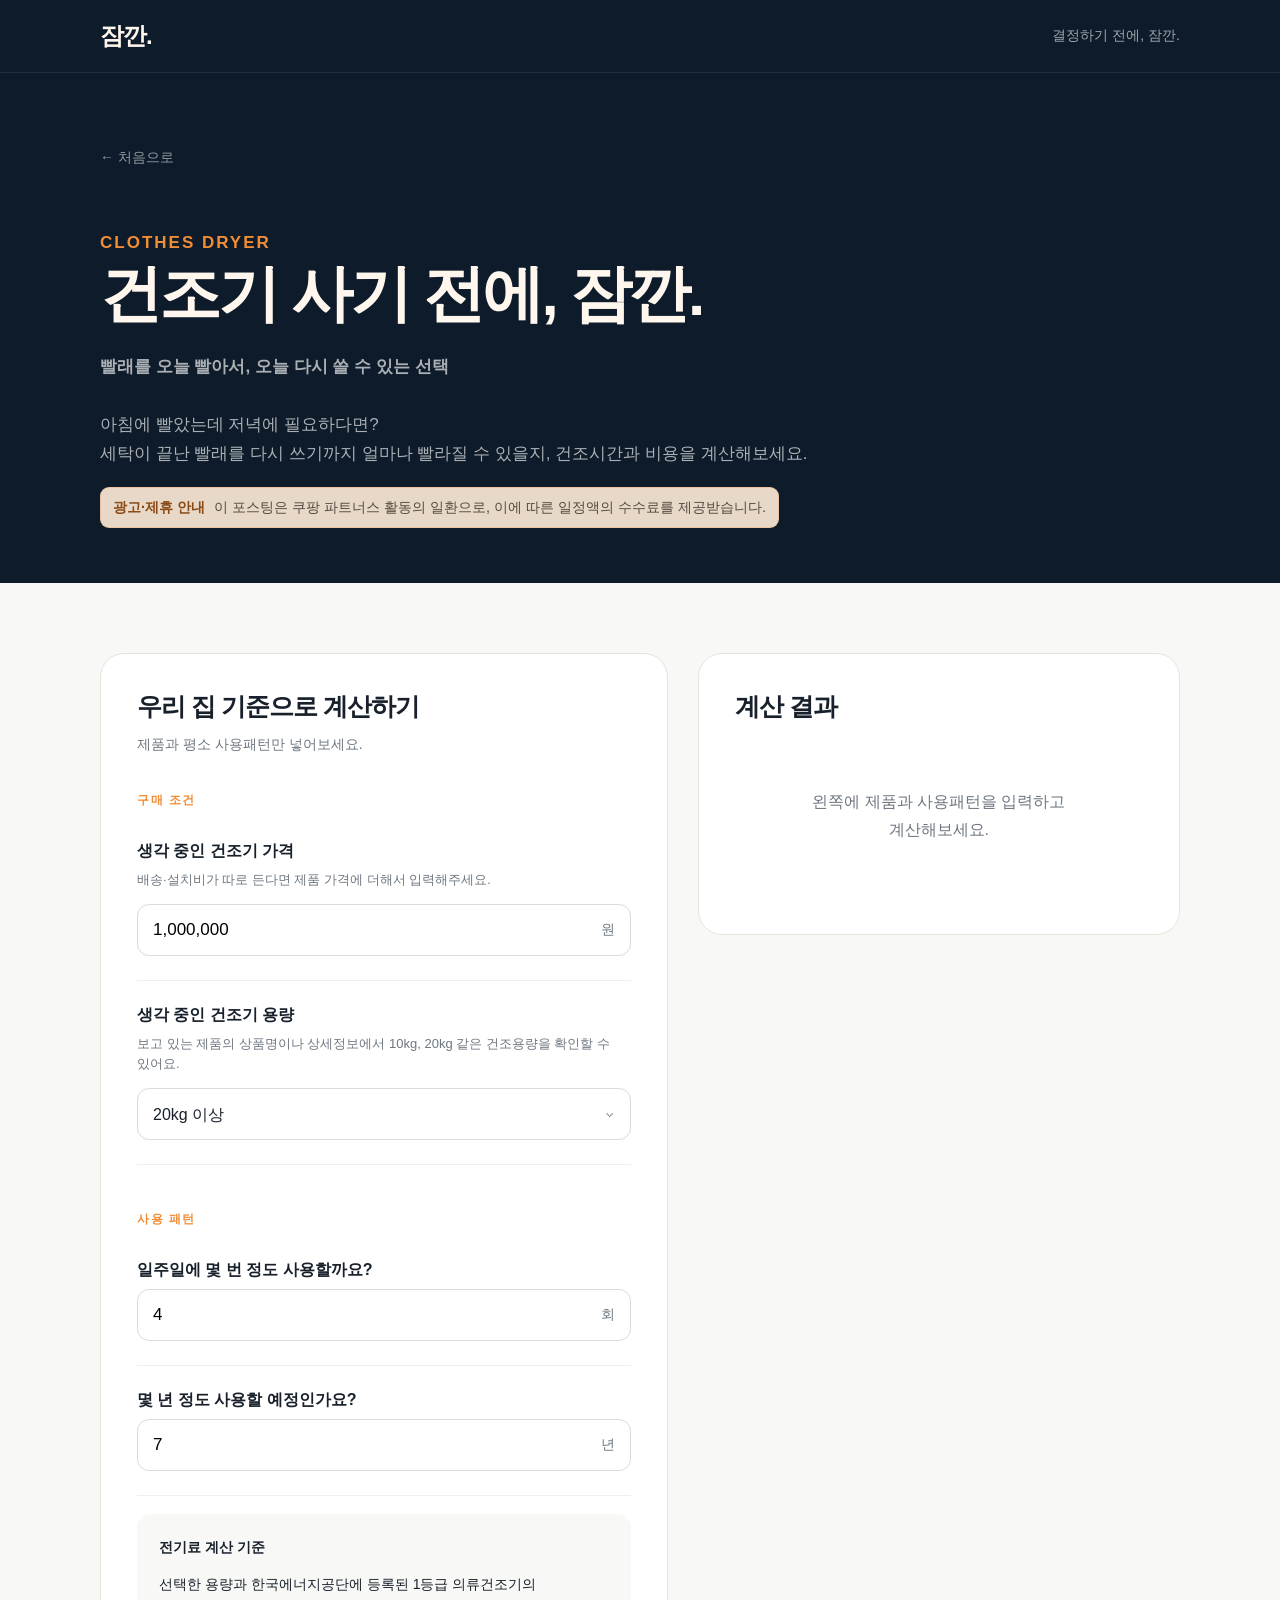
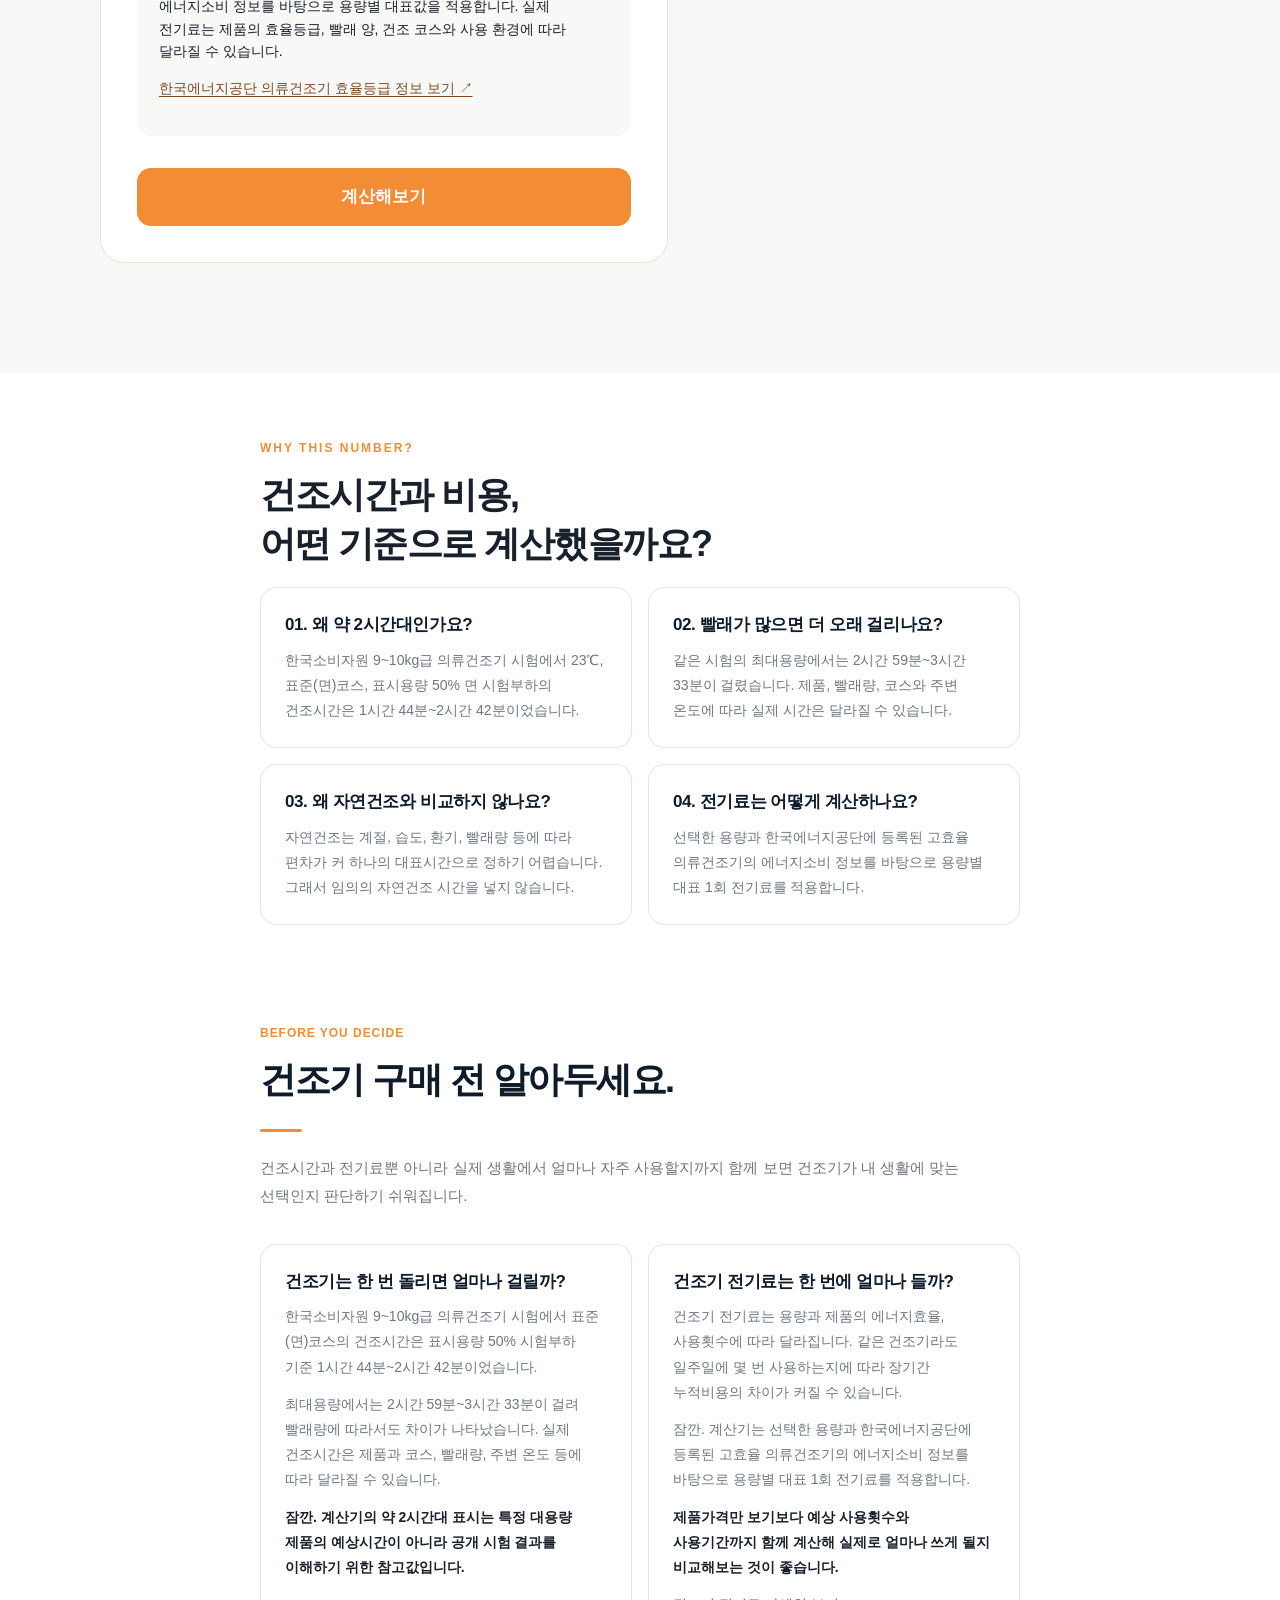
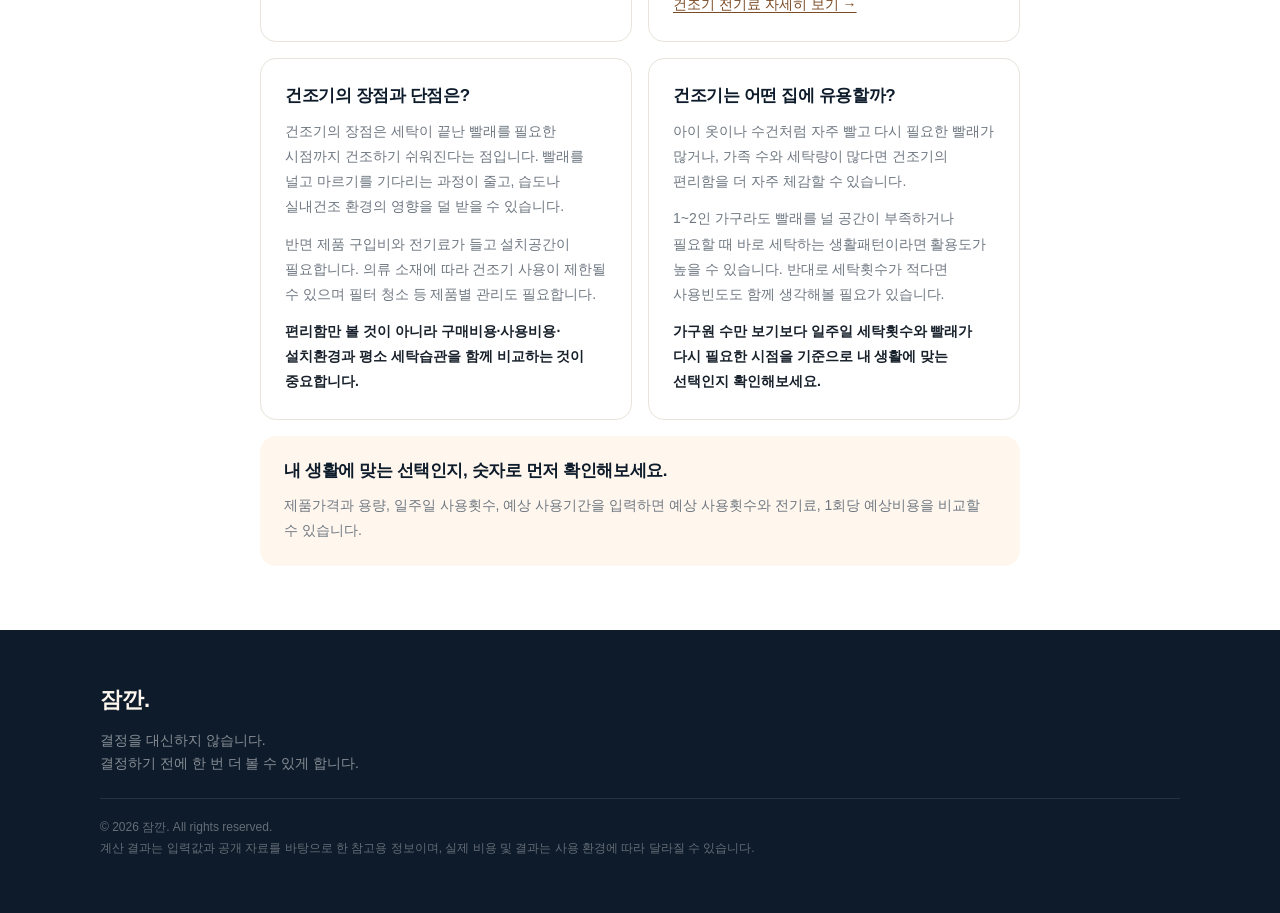
<file: dryer/index.html>
<!DOCTYPE html>

<html lang="ko">
<head>
<meta charset="utf-8"/>
<meta content="width=device-width, initial-scale=1.0" name="viewport"/>
<title>건조기 살까 말까? 시간·편의 계산 | 잠깐.</title>
<meta content="건조기 사기 전에 잠깐. 오늘 빨아서 오늘 다시 쓰고 싶을 때, 건조에 걸리는 시간과 사용비용을 함께 확인해보세요." name="description"/>
<link href="https://jamkkan.me/dryer/" rel="canonical"/>
<link href="../assets/css/style.css" rel="stylesheet"/>
<link href="../assets/css/calculator.css" rel="stylesheet"/>
<style>
    .affiliate-disclosure-top {
      display: inline-block;
      width: auto;
      max-width: 100%;
      margin: 18px 0 0;
      padding: 9px 12px;
      border: 1px solid rgba(242, 141, 53, .28);
      border-radius: 9px;
      background: #E8D8C7;
      color: #554a42;
      font-size: .9rem;
      font-weight: 500;
      line-height: 1.5;
    }
    .affiliate-disclosure-top strong {
      display: inline-block;
      margin-right: 5px;
      color: #8a4b18;
      font-weight: 800;
    }
    .affiliate-link-label {
      margin: 34px 0 8px;
      font-size: .9rem;
      font-weight: 500;
      color: #8a4b18;
    }
    .source-link {
      display: inline-flex;
      align-items: center;
      gap: 5px;
      font-weight: 400;
      color: #7a4a24;
      text-decoration: underline;
      text-underline-offset: 3px;
    }
    .input-source-note {
      margin: 14px 0 0;
      color: #6E7781;
      font-size: .84rem;
      line-height: 1.65;
    }
    .input-source-note .source-link { margin-right: 10px; }
    .result-assumption {
      margin: 18px 0 0;
      padding: 12px 14px;
      border-radius: 10px;
      background: rgba(13, 27, 42, .05);
      color: #5b6269;
      font-size: .88rem;
      line-height: 1.6;
    }
    .result-assumption strong { display:block; margin-bottom:8px; color:#0D1B2A; line-height:1.35; }
    @media (min-width: 801px) {
      .explanation { padding: 64px 0; }
      .explanation .section-label { margin-bottom: 12px; }
      .explanation h2 { margin-bottom: 18px; }
    }
  </style>
<script defer="" src="/assets/js/analytics.js"></script>
</head>
<body>
<header class="header"><div class="container header-inner"><a class="logo" href="../">잠깐.</a><span class="header-message">결정하기 전에, 잠깐.</span></div></header>
<main>
<section class="calculator-hero"><div class="container">
<a class="back" href="../">← 처음으로</a><p class="eyebrow">CLOTHES DRYER</p>
<h1>건조기 사기 전에, <span>잠깐.</span></h1>
<p><strong>빨래를 오늘 빨아서, 오늘 다시 쓸 수 있는 선택</strong><br/><br/>아침에 빨았는데 저녁에 필요하다면?<br/>세탁이 끝난 빨래를 다시 쓰기까지 얼마나 빨라질 수 있을지, 건조시간과 비용을 계산해보세요.</p><div aria-label="광고 및 제휴 안내" class="affiliate-disclosure-top" role="note"><strong>광고·제휴 안내</strong> 이 포스팅은 쿠팡 파트너스 활동의 일환으로, 이에 따른 일정액의 수수료를 제공받습니다.</div>
</div></section>
<section class="calculator-section"><div class="container calculator-layout">
<div class="calculator-box">
<h2>우리 집 기준으로 계산하기</h2>
<p class="box-description">제품과 평소 사용패턴만 넣어보세요.</p>
<p class="input-section-title first">구매 조건</p>
<div class="input-group"><label for="price">생각 중인 건조기 가격</label><p class="input-help">배송·설치비가 따로 든다면 제품 가격에 더해서 입력해주세요.</p><div class="input-wrap"><input autocomplete="off" id="price" inputmode="numeric" type="text" value="1000000"/><span class="input-unit">원</span></div></div>
<div class="input-group"><label for="capacity">생각 중인 건조기 용량</label><p class="input-help">보고 있는 제품의 상품명이나 상세정보에서 10kg, 20kg 같은 건조용량을 확인할 수 있어요.</p><div class="input-wrap select-wrap"><select id="capacity"><option value="small">10kg 안팎</option><option value="medium">17~19kg</option><option selected="" value="large">20kg 이상</option></select></div></div>
<p class="input-section-title">사용 패턴</p>
<div class="input-group"><label for="usesPerWeek">일주일에 몇 번 정도 사용할까요?</label><div class="input-wrap"><input id="usesPerWeek" max="14" min="1" type="number" value="4"/><span class="input-unit">회</span></div></div>
<div class="input-group"><label for="years">몇 년 정도 사용할 예정인가요?</label><div class="input-wrap"><input id="years" max="20" min="1" type="number" value="7"/><span class="input-unit">년</span></div></div>
<div class="check-result calculation-source">
<strong>전기료 계산 기준</strong>
<p>선택한 용량과 한국에너지공단에 등록된 1등급 의류건조기의 에너지소비 정보를 바탕으로 용량별 대표값을 적용합니다. 실제 전기료는 제품의 효율등급, 빨래 양, 건조 코스와 사용 환경에 따라 달라질 수 있습니다.</p>
<p class="capacity-source"><a aria-label="한국에너지공단 의류건조기 효율등급 정보 새 창에서 보기" class="source-link" href="https://eep.energy.or.kr/certification/certi_list_269.aspx" rel="noopener noreferrer" target="_blank">한국에너지공단 의류건조기 효율등급 정보 보기 ↗</a></p>
</div>
<div class="result-stale" id="resultStale">입력값이 변경되었습니다. 변경한 값으로 다시 계산해주세요.</div>
<button class="calculate-button" id="calculateButton" type="button">계산해보기</button>
</div>
<aside class="result-box"><h2>계산 결과</h2>
<div class="result-empty" id="resultEmpty">왼쪽에 제품과 사용패턴을 입력하고<br/>계산해보세요.</div>
<div class="result-content" id="resultContent">
<div class="result-summary" id="resultSummary"></div>
<div class="result-grid">
<div class="result-item"><span>공개시험 건조시간 참고</span><strong id="dryingTime">약 2시간대*</strong><small class="result-formula">KCA 9~10kg급 · 23℃ · 표준(면)코스 · 표시용량 50% 면 시험부하 기준<br/>선택한 용량의 예상시간이 아닌 공개 시험 참고값입니다.</small></div>
<div class="result-item"><span id="totalUsesLabel">사용기간 예상 사용횟수</span><strong id="usesPerYear">-</strong><small class="result-formula" id="usesPerYearFormula"></small></div>
<div class="result-item"><span id="electricityLabel">사용기간 예상 전기료</span><strong id="electricityTotal">-</strong><small class="result-formula" id="electricityFormula"></small></div>
<div class="result-item"><span>1회당 예상비용</span><strong id="costPerUse">-</strong><small class="result-formula" id="costPerUseFormula"></small></div>
</div>
<div class="result-final"><span>계산 결과</span><strong id="finalResult">약 2시간대에 건조하고,<br/>7년간 약 1,820번 사용</strong><small class="result-formula" id="finalFormula">1회당 예상비용 약 839원<br/>건조시간은 공개 시험 참고값 · 사용횟수와 비용은 입력값 기준</small></div>
<div class="result-message" id="resultMessage"></div>
<div class="check-result"><strong>구매 전에 같이 확인해보세요.</strong><ul><li>설치공간과 문 열림 방향, 배수 방식</li><li>평소 빨래량에 맞는 건조용량</li><li>에너지소비효율등급과 실제 구매 후보의 표시 전기료</li><li>필터 청소와 콘덴서 등 제품별 관리 방식</li></ul></div>
<div class="result-actions"><button class="result-action-button primary" id="editButton" type="button">값 바꿔서 다시 계산</button><button class="result-action-button" id="resetButton" type="button">처음부터</button></div>
<p class="result-assumption"><strong>계산 기준</strong>입력한 제품가격, 용량, 주당 사용횟수와 사용기간을 기준으로 계산합니다. 총비용은 제품가격과 용량별 대표 전기료를 합산하며 설치비·수리비 등 추가 비용은 포함하지 않습니다.</p>
<p class="affiliate-link-label">광고·제휴 링크</p>
<div class="affiliate-slot" data-category="건조기" data-url="https://link.coupang.com/a/hrv0Q8gKxo"></div>
</div>
</aside>
</div></section>
<section class="explanation"><div class="container explanation-inner"><p class="section-label">WHY THIS NUMBER?</p><h2>건조시간과 비용,<br/>어떤 기준으로 계산했을까요?</h2><div class="guide-grid">
<article class="guide-card"><h3>01. 왜 약 2시간대인가요?</h3><p>한국소비자원 9~10kg급 의류건조기 시험에서 23℃, 표준(면)코스, 표시용량 50% 면 시험부하의 건조시간은 1시간 44분~2시간 42분이었습니다.</p></article>
<article class="guide-card"><h3>02. 빨래가 많으면 더 오래 걸리나요?</h3><p>같은 시험의 최대용량에서는 2시간 59분~3시간 33분이 걸렸습니다. 제품, 빨래량, 코스와 주변 온도에 따라 실제 시간은 달라질 수 있습니다.</p></article>
<article class="guide-card"><h3>03. 왜 자연건조와 비교하지 않나요?</h3><p>자연건조는 계절, 습도, 환기, 빨래량 등에 따라 편차가 커 하나의 대표시간으로 정하기 어렵습니다. 그래서 임의의 자연건조 시간을 넣지 않습니다.</p></article>
<article class="guide-card"><h3>04. 전기료는 어떻게 계산하나요?</h3><p>선택한 용량과 한국에너지공단에 등록된 고효율 의류건조기의 에너지소비 정보를 바탕으로 용량별 대표 1회 전기료를 적용합니다.</p></article>
</div></div></section>
</main>
<section class="guide-seo"><div class="container"><div aria-labelledby="dryer-guide-title" class="guide-section">
<div class="guide-intro"><p class="section-label">BEFORE YOU DECIDE</p><h2 id="dryer-guide-title">건조기 구매 전 알아두세요.</h2><div aria-hidden="true" class="section-line"></div><p>건조시간과 전기료뿐 아니라 실제 생활에서 얼마나 자주 사용할지까지 함께 보면 건조기가 내 생활에 맞는 선택인지 판단하기 쉬워집니다.</p></div>
<div class="guide-grid guide-grid-seo">
<article class="guide-card guide-card-seo"><h3>건조기는 한 번 돌리면 얼마나 걸릴까?</h3><p>한국소비자원 9~10kg급 의류건조기 시험에서 표준(면)코스의 건조시간은 표시용량 50% 시험부하 기준 1시간 44분~2시간 42분이었습니다.</p><p>최대용량에서는 2시간 59분~3시간 33분이 걸려 빨래량에 따라서도 차이가 나타났습니다. 실제 건조시간은 제품과 코스, 빨래량, 주변 온도 등에 따라 달라질 수 있습니다.</p><p><strong>잠깐. 계산기의 약 2시간대 표시는 특정 대용량 제품의 예상시간이 아니라 공개 시험 결과를 이해하기 위한 참고값입니다.</strong></p></article>
<article class="guide-card guide-card-seo"><h3>건조기 전기료는 한 번에 얼마나 들까?</h3><p>건조기 전기료는 용량과 제품의 에너지효율, 사용횟수에 따라 달라집니다. 같은 건조기라도 일주일에 몇 번 사용하는지에 따라 장기간 누적비용의 차이가 커질 수 있습니다.</p><p>잠깐. 계산기는 선택한 용량과 한국에너지공단에 등록된 고효율 의류건조기의 에너지소비 정보를 바탕으로 용량별 대표 1회 전기료를 적용합니다.</p><p><strong>제품가격만 보기보다 예상 사용횟수와 사용기간까지 함께 계산해 실제로 얼마나 쓰게 될지 비교해보는 것이 좋습니다.</strong></p><p><a class="source-link" href="./electricity/">건조기 전기료 자세히 보기 →</a></p></article>
<article class="guide-card guide-card-seo"><h3>건조기의 장점과 단점은?</h3><p>건조기의 장점은 세탁이 끝난 빨래를 필요한 시점까지 건조하기 쉬워진다는 점입니다. 빨래를 널고 마르기를 기다리는 과정이 줄고, 습도나 실내건조 환경의 영향을 덜 받을 수 있습니다.</p><p>반면 제품 구입비와 전기료가 들고 설치공간이 필요합니다. 의류 소재에 따라 건조기 사용이 제한될 수 있으며 필터 청소 등 제품별 관리도 필요합니다.</p><p><strong>편리함만 볼 것이 아니라 구매비용·사용비용·설치환경과 평소 세탁습관을 함께 비교하는 것이 중요합니다.</strong></p></article>
<article class="guide-card guide-card-seo"><h3>건조기는 어떤 집에 유용할까?</h3><p>아이 옷이나 수건처럼 자주 빨고 다시 필요한 빨래가 많거나, 가족 수와 세탁량이 많다면 건조기의 편리함을 더 자주 체감할 수 있습니다.</p><p>1~2인 가구라도 빨래를 널 공간이 부족하거나 필요할 때 바로 세탁하는 생활패턴이라면 활용도가 높을 수 있습니다. 반대로 세탁횟수가 적다면 사용빈도도 함께 생각해볼 필요가 있습니다.</p><p><strong>가구원 수만 보기보다 일주일 세탁횟수와 빨래가 다시 필요한 시점을 기준으로 내 생활에 맞는 선택인지 확인해보세요.</strong></p></article>
</div>
<div class="guide-note"><h3>내 생활에 맞는 선택인지, 숫자로 먼저 확인해보세요.</h3><p>제품가격과 용량, 일주일 사용횟수, 예상 사용기간을 입력하면 예상 사용횟수와 전기료, 1회당 예상비용을 비교할 수 있습니다.</p></div>
</div></div></section>
<footer class="footer"><div class="container footer-inner"><strong>잠깐.</strong><p>결정을 대신하지 않습니다.<br/>결정하기 전에 한 번 더 볼 수 있게 합니다.</p><p class="footer-legal">© 2026 잠깐. All rights reserved.<br/>계산 결과는 입력값과 공개 자료를 바탕으로 한 참고용 정보이며, 실제 비용 및 결과는 사용 환경에 따라 달라질 수 있습니다.</p></div></footer>
<script src="../assets/js/common.js"></script><script src="../assets/js/affiliate.js"></script><script src="./calculator.js"></script>
</body>
</html>
</file>
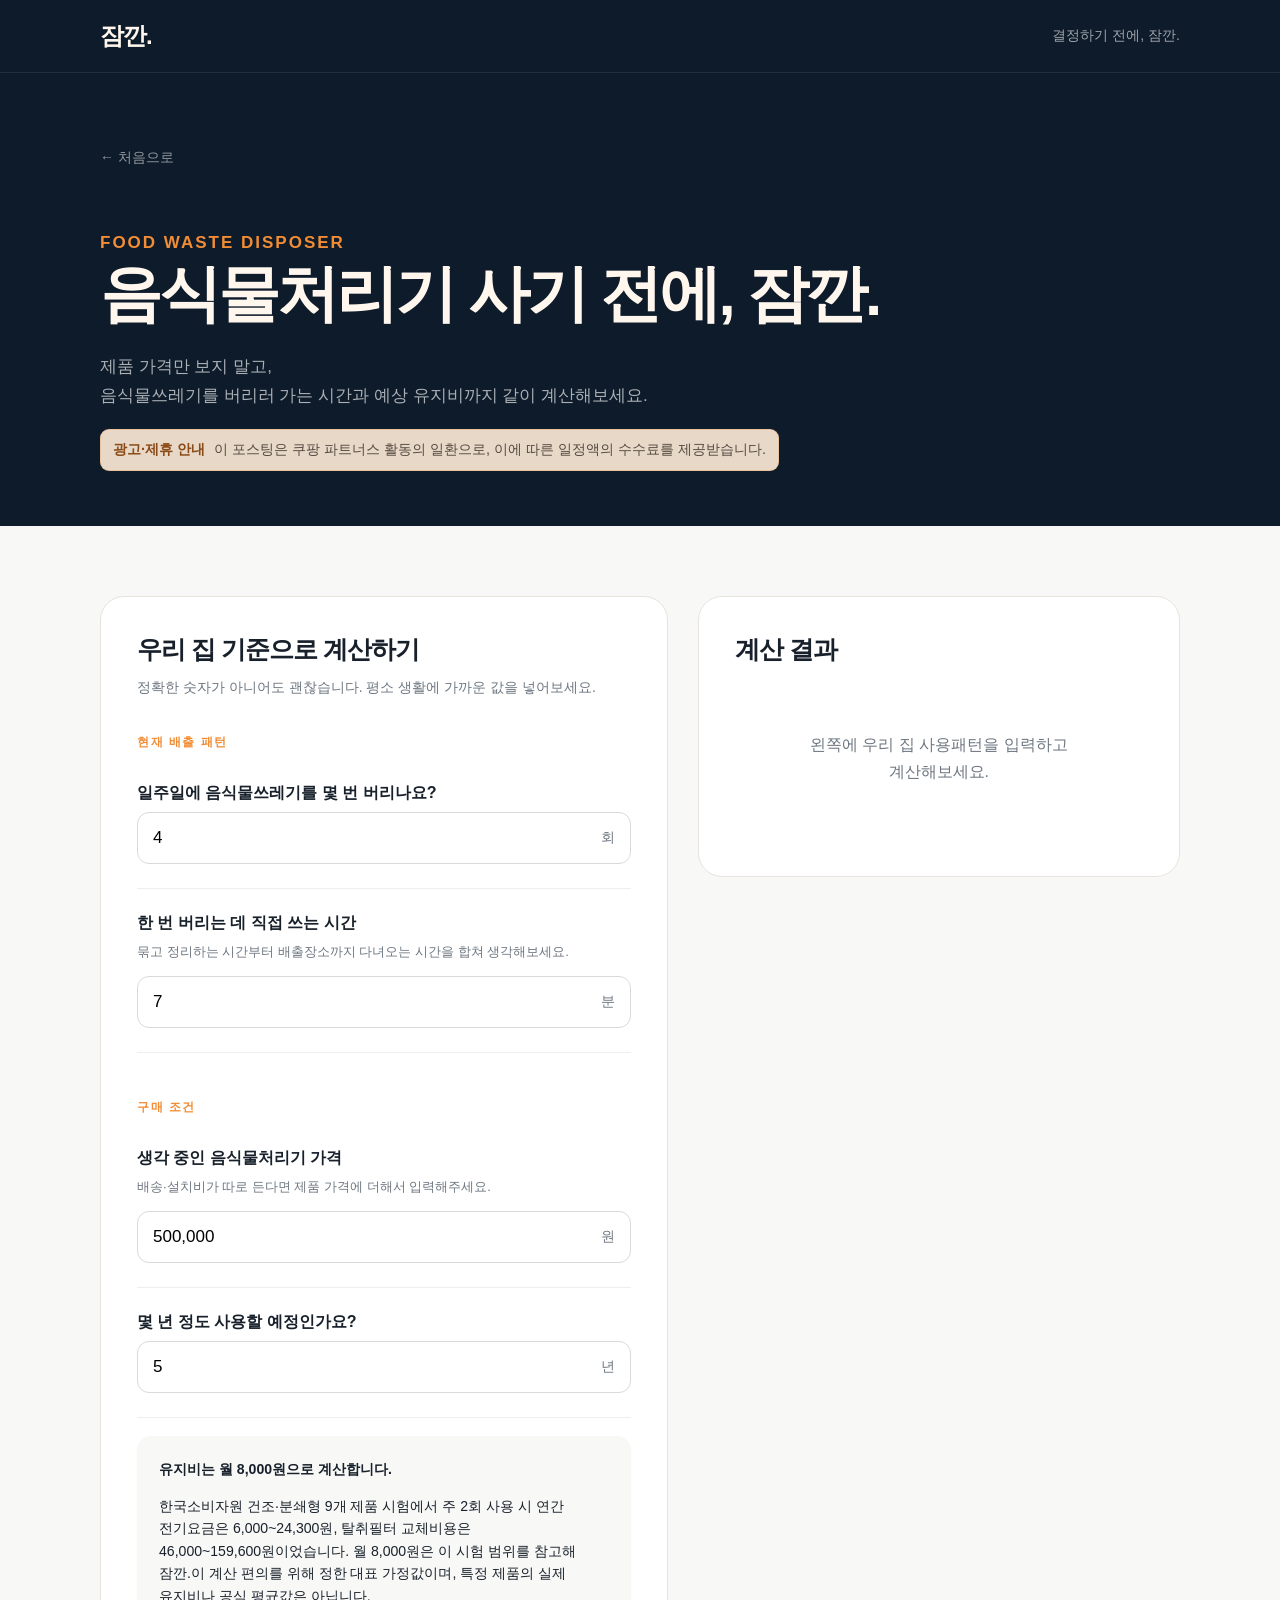
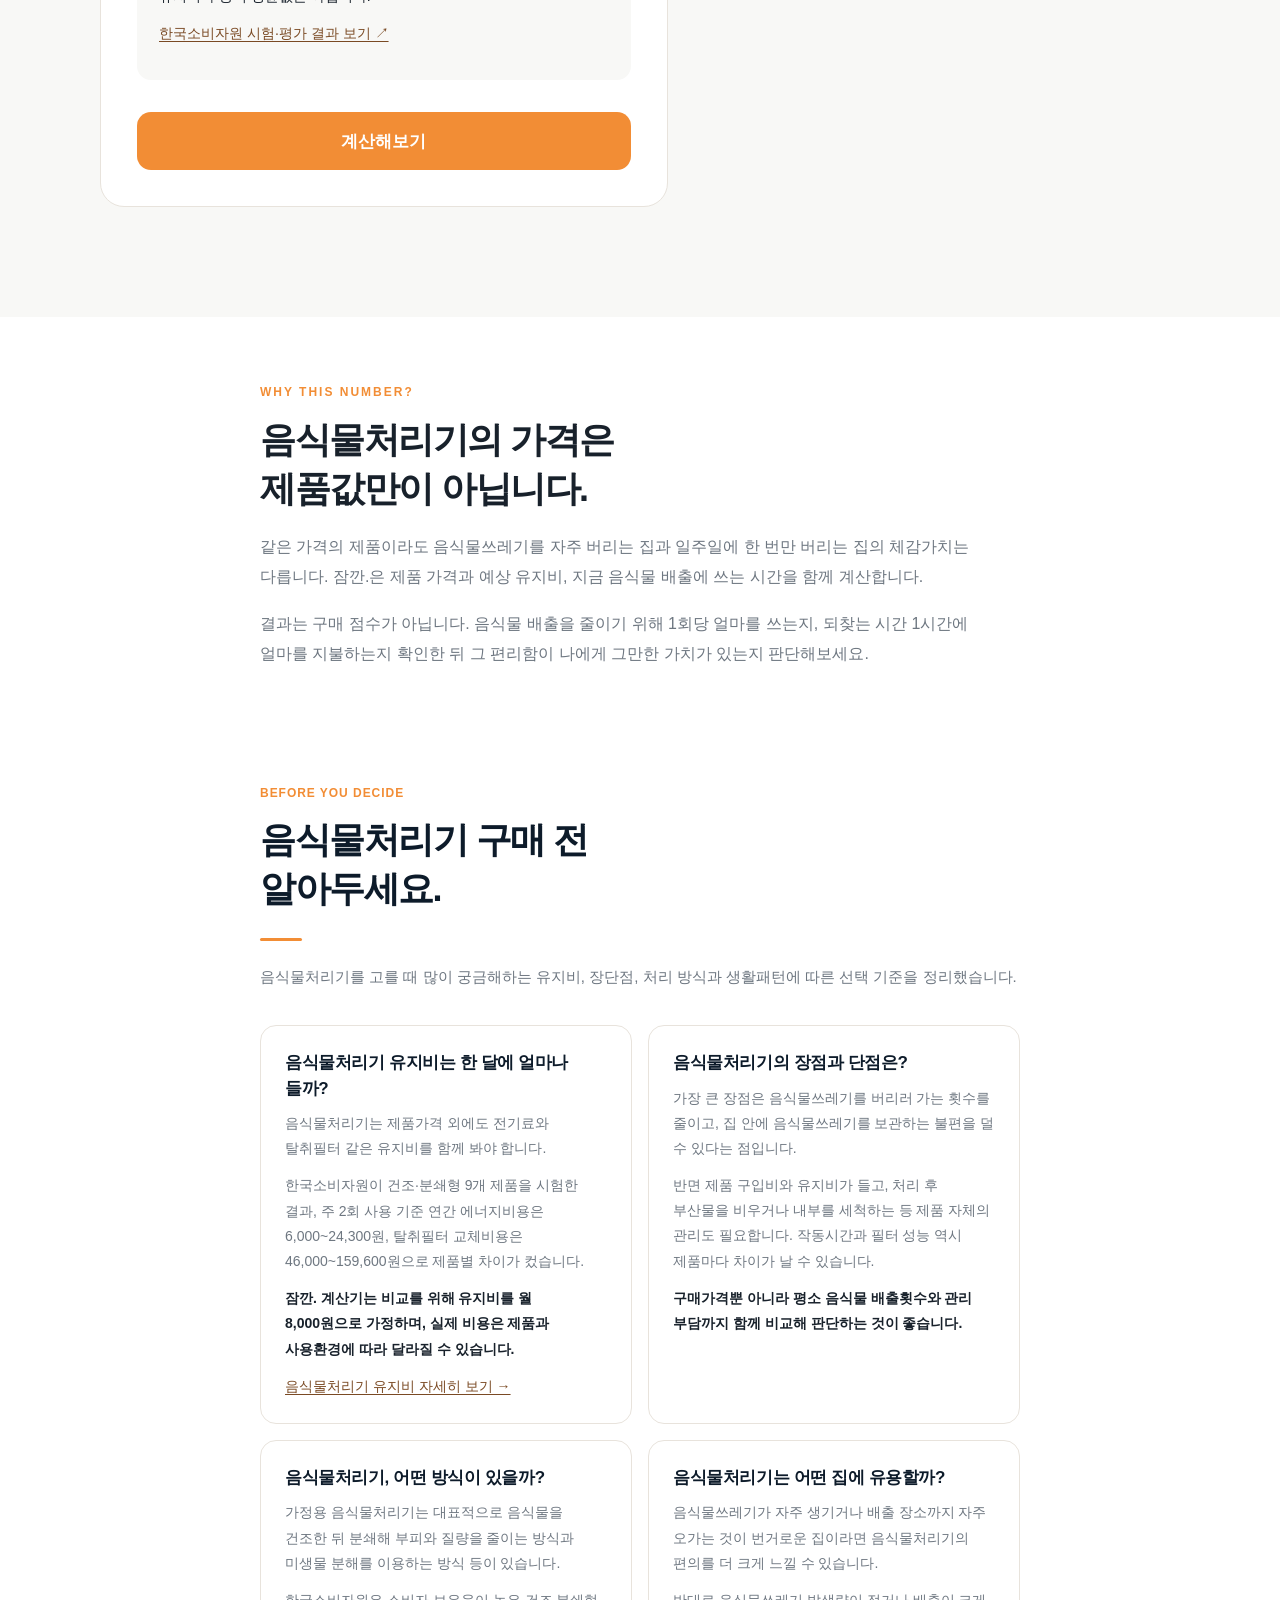
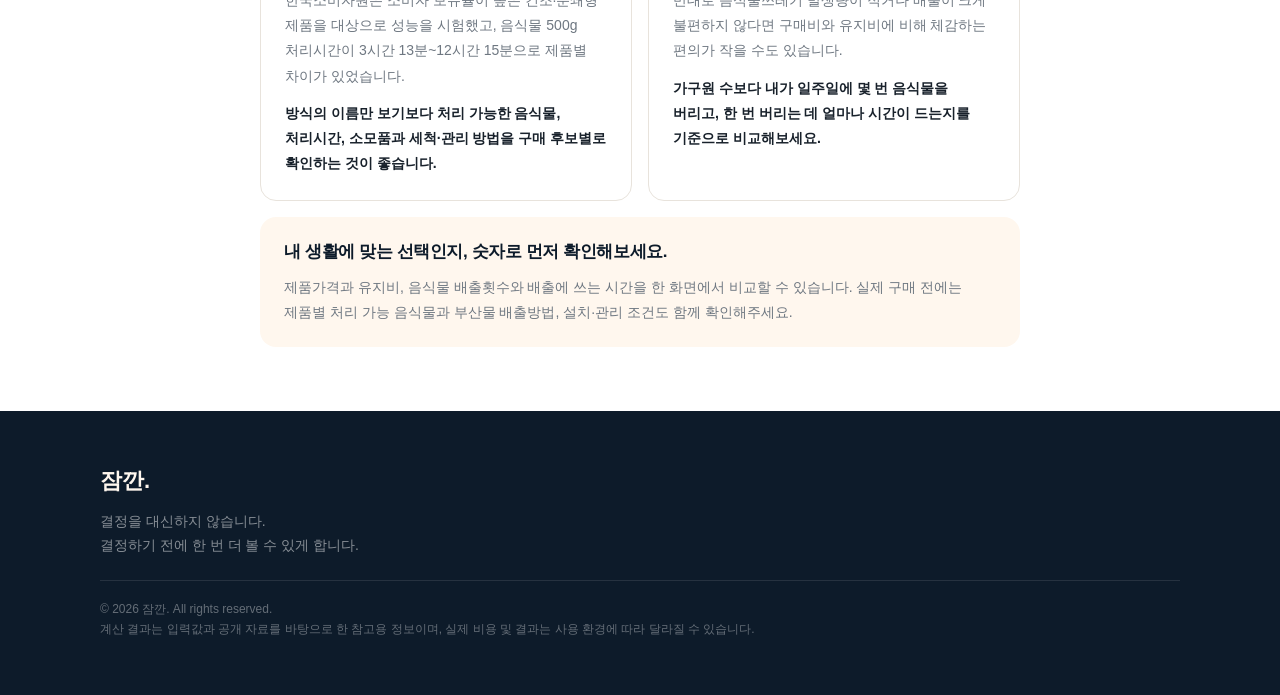
<file: food-waste/index.html>
<!DOCTYPE html>
<html lang="ko">
<head>
  <meta charset="UTF-8">
  <meta name="viewport" content="width=device-width, initial-scale=1.0">
  <title>음식물처리기 살까 말까? 구매 전 실제 비용 계산 | 잠깐.</title>
  <meta name="description" content="음식물처리기 사기 전에 잠깐. 우리 집 배출 횟수와 사용패턴을 기준으로 실제 유지비, 되찾는 시간, 건조분쇄형·미생물형 선택 기준을 확인해보세요.">
  <link rel="canonical" href="https://jamkkan.me/food-waste/">
  <link rel="stylesheet" href="../assets/css/style.css">
  <link rel="stylesheet" href="../assets/css/calculator.css">
  <style>
    .affiliate-disclosure-top {
      display: inline-block;
      width: auto;
      max-width: 100%;
      margin: 18px 0 0;
      padding: 9px 12px;
      border: 1px solid rgba(242, 141, 53, .28);
      border-radius: 9px;
      background: #E8D8C7;
      color: #554a42;
      font-size: .9rem;
      font-weight: 500;
      line-height: 1.5;
    }
    .affiliate-disclosure-top strong {
      display: inline-block;
      margin-right: 5px;
      color: #8a4b18;
      font-weight: 800;
    }
    .affiliate-link-label {
      margin: 34px 0 8px;
      font-size: .9rem;
      font-weight: 500;
      color: #8a4b18;
    }
    .source-link {
      display: inline-flex;
      align-items: center;
      gap: 5px;
      font-weight: 500;
      color: #7a4a24;
      text-decoration: underline;
      text-underline-offset: 3px;
    }
    .result-assumption {
      margin: 18px 0 0;
      padding: 12px 14px;
      border-radius: 10px;
      background: rgba(13, 27, 42, .05);
      color: #5b6269;
      font-size: .88rem;
      line-height: 1.6;
    }
    .result-assumption strong { display:block; margin-bottom:8px; color:#0D1B2A; line-height:1.35; }
    @media (min-width: 801px) {
      .explanation { padding: 64px 0; }
      .explanation .section-label { margin-bottom: 12px; }
      .explanation h2 { margin-bottom: 18px; }
    }
  </style>
  <script src="/assets/js/analytics.js" defer></script>
</head>
<body>
  <header class="header"><div class="container header-inner"><a href="../" class="logo">잠깐.</a><span class="header-message">결정하기 전에, 잠깐.</span></div></header>
  <main>
    <section class="calculator-hero"><div class="container">
      <a href="../" class="back">← 처음으로</a><p class="eyebrow">FOOD WASTE DISPOSER</p>
      <h1>음식물처리기 사기 전에, <span>잠깐.</span></h1>
      <p>제품 가격만 보지 말고,<br>음식물쓰레기를 버리러 가는 시간과 예상 유지비까지 같이 계산해보세요.</p>
      <div class="affiliate-disclosure-top" role="note" aria-label="광고 및 제휴 안내"><strong>광고·제휴 안내</strong> 이 포스팅은 쿠팡 파트너스 활동의 일환으로, 이에 따른 일정액의 수수료를 제공받습니다.</div>
    </div></section>

    <section class="calculator-section"><div class="container calculator-layout">
      <div class="calculator-box">
        <h2>우리 집 기준으로 계산하기</h2>
        <p class="box-description">정확한 숫자가 아니어도 괜찮습니다. 평소 생활에 가까운 값을 넣어보세요.</p>
        <p class="input-section-title first">현재 배출 패턴</p>
        <div class="input-group"><label for="trips">일주일에 음식물쓰레기를 몇 번 버리나요?</label><div class="input-wrap"><input type="number" id="trips" value="4" min="1" max="21"><span class="input-unit">회</span></div></div>
        <div class="input-group"><label for="minutesPerTrip">한 번 버리는 데 직접 쓰는 시간</label><p class="input-help">묶고 정리하는 시간부터 배출장소까지 다녀오는 시간을 합쳐 생각해보세요.</p><div class="input-wrap"><input type="number" id="minutesPerTrip" value="7" min="1" max="60"><span class="input-unit">분</span></div></div>

        <p class="input-section-title">구매 조건</p>
        <div class="input-group"><label for="price">생각 중인 음식물처리기 가격</label><p class="input-help">배송·설치비가 따로 든다면 제품 가격에 더해서 입력해주세요.</p><div class="input-wrap"><input type="text" id="price" value="500000" inputmode="numeric" autocomplete="off"><span class="input-unit">원</span></div></div>
        <div class="input-group"><label for="years">몇 년 정도 사용할 예정인가요?</label><div class="input-wrap"><input type="number" id="years" value="5" min="1" max="20"><span class="input-unit">년</span></div></div>

        <div class="check-result calculation-source">
          <strong>유지비는 월 8,000원으로 계산합니다.</strong>
          <p>한국소비자원 건조·분쇄형 9개 제품 시험에서 주 2회 사용 시 연간 전기요금은 6,000~24,300원, 탈취필터 교체비용은 46,000~159,600원이었습니다. 월 8,000원은 이 시험 범위를 참고해 잠깐.이 계산 편의를 위해 정한 대표 가정값이며, 특정 제품의 실제 유지비나 공식 평균값은 아닙니다.</p>
          <p class="capacity-source"><a class="source-link" href="https://www.kca.go.kr/kca/sub.do?menukey=5293&amp;mode=view&amp;no=1003809028" target="_blank" rel="noopener noreferrer" aria-label="한국소비자원 시험·평가 결과 새 창에서 보기">한국소비자원 시험·평가 결과 보기 ↗</a></p>
        </div>

        <div id="resultStale" class="result-stale">입력값이 변경되었습니다. 변경한 값으로 다시 계산해주세요.</div>
        <button type="button" id="calculateButton" class="calculate-button">계산해보기</button>
      </div>

      <aside class="result-box"><h2>계산 결과</h2>
        <div id="resultEmpty" class="result-empty">왼쪽에 우리 집 사용패턴을 입력하고<br>계산해보세요.</div>
        <div id="resultContent" class="result-content">
          <div id="resultSummary" class="result-summary"></div>
          <div class="result-grid">
            <div class="result-item"><span id="totalCostLabel">예상 총비용</span><strong id="totalCost">-</strong><small id="totalCostFormula" class="result-formula"></small></div>
            <div class="result-item"><span id="totalTripsLabel">줄일 수 있는 배출횟수</span><strong id="totalTrips">-</strong><small id="totalTripsFormula" class="result-formula"></small></div>
            <div class="result-item"><span>배출 1회를 줄이는 비용</span><strong id="costPerTrip">-</strong><small id="costPerTripFormula" class="result-formula"></small></div>
            <div class="result-item"><span id="savedHoursLabel">되찾는 시간</span><strong id="savedHours">-</strong><small id="savedHoursFormula" class="result-formula"></small></div>
          </div>
          <div class="result-final"><span>결국, 1시간을 얼마에 사는 셈일까?</span><strong id="costPerHour">-</strong><small id="costPerHourFormula" class="result-formula"></small></div>
          <div class="result-message" id="resultMessage"></div>
          <div class="check-result"><strong>구매 전에 같이 확인해보세요.</strong><ul><li>내가 자주 버리는 음식물을 투입할 수 있는지</li><li>필터·미생물제 등 소모품 교체주기와 가격</li><li>소음·냄새와 설치공간, 환기 조건</li><li>처리 후 부산물을 어떻게 배출해야 하는지</li></ul></div>
          <div class="result-actions"><button type="button" id="editButton" class="result-action-button primary">값 바꿔서 다시 계산</button><button type="button" id="resetButton" class="result-action-button">처음부터</button></div>
          <p class="result-assumption"><strong>계산 기준</strong>입력한 제품가격과 배출패턴을 기준으로 예상 총비용·1회 처리비용·되찾는 시간을 계산합니다. 유지비는 계산에 포함하지만, 통 비우기·세척 등 제품별 관리시간은 표준화하기 어려워 되찾는 시간에는 포함하지 않았습니다.</p>
          <p class="affiliate-link-label">광고·제휴 링크</p>
          <div class="affiliate-slot" data-category="음식물처리기" data-url="https://link.coupang.com/a/hpSvoT1NF6"></div>
        </div>
      </aside>
    </div></section>

    <section class="explanation"><div class="container explanation-inner"><p class="section-label">WHY THIS NUMBER?</p><h2>음식물처리기의 가격은<br>제품값만이 아닙니다.</h2><p>같은 가격의 제품이라도 음식물쓰레기를 자주 버리는 집과 일주일에 한 번만 버리는 집의 체감가치는 다릅니다. 잠깐.은 제품 가격과 예상 유지비, 지금 음식물 배출에 쓰는 시간을 함께 계산합니다.</p><p>결과는 구매 점수가 아닙니다. 음식물 배출을 줄이기 위해 1회당 얼마를 쓰는지, 되찾는 시간 1시간에 얼마를 지불하는지 확인한 뒤 그 편리함이 나에게 그만한 가치가 있는지 판단해보세요.</p></div></section>
  </main>

  <section class="guide-seo">
    <div class="container">
      <div class="guide-section" aria-labelledby="food-waste-guide-title">
        <div class="guide-intro">
          <p class="section-label">BEFORE YOU DECIDE</p>
          <h2 id="food-waste-guide-title">음식물처리기 구매 전<br>알아두세요.</h2>
          <div class="section-line" aria-hidden="true"></div>
          <p>음식물처리기를 고를 때 많이 궁금해하는 유지비, 장단점, 처리 방식과 생활패턴에 따른 선택 기준을 정리했습니다.</p>
        </div>

        <div class="guide-grid">
          <article class="guide-card guide-card-seo">
            <h3>음식물처리기 유지비는 한 달에 얼마나 들까?</h3>
            <p>음식물처리기는 제품가격 외에도 전기료와 탈취필터 같은 유지비를 함께 봐야 합니다.</p>
            <p>한국소비자원이 건조·분쇄형 9개 제품을 시험한 결과, 주 2회 사용 기준 연간 에너지비용은 6,000~24,300원, 탈취필터 교체비용은 46,000~159,600원으로 제품별 차이가 컸습니다.</p>
            <p class="guide-takeaway"><strong>잠깐. 계산기는 비교를 위해 유지비를 월 8,000원으로 가정하며, 실제 비용은 제품과 사용환경에 따라 달라질 수 있습니다.</strong></p>
          <p><a class="source-link" href="./maintenance-cost/">음식물처리기 유지비 자세히 보기 →</a></p></article>

          <article class="guide-card guide-card-seo">
            <h3>음식물처리기의 장점과 단점은?</h3>
            <p>가장 큰 장점은 음식물쓰레기를 버리러 가는 횟수를 줄이고, 집 안에 음식물쓰레기를 보관하는 불편을 덜 수 있다는 점입니다.</p>
            <p>반면 제품 구입비와 유지비가 들고, 처리 후 부산물을 비우거나 내부를 세척하는 등 제품 자체의 관리도 필요합니다. 작동시간과 필터 성능 역시 제품마다 차이가 날 수 있습니다.</p>
            <p class="guide-takeaway"><strong>구매가격뿐 아니라 평소 음식물 배출횟수와 관리 부담까지 함께 비교해 판단하는 것이 좋습니다.</strong></p>
          </article>

          <article class="guide-card guide-card-seo">
            <h3>음식물처리기, 어떤 방식이 있을까?</h3>
            <p>가정용 음식물처리기는 대표적으로 음식물을 건조한 뒤 분쇄해 부피와 질량을 줄이는 방식과 미생물 분해를 이용하는 방식 등이 있습니다.</p>
            <p>한국소비자원은 소비자 보유율이 높은 건조·분쇄형 제품을 대상으로 성능을 시험했고, 음식물 500g 처리시간이 3시간 13분~12시간 15분으로 제품별 차이가 있었습니다.</p>
            <p class="guide-takeaway"><strong>방식의 이름만 보기보다 처리 가능한 음식물, 처리시간, 소모품과 세척·관리 방법을 구매 후보별로 확인하는 것이 좋습니다.</strong></p>
          </article>

          <article class="guide-card guide-card-seo">
            <h3>음식물처리기는 어떤 집에 유용할까?</h3>
            <p>음식물쓰레기가 자주 생기거나 배출 장소까지 자주 오가는 것이 번거로운 집이라면 음식물처리기의 편의를 더 크게 느낄 수 있습니다.</p>
            <p>반대로 음식물쓰레기 발생량이 적거나 배출이 크게 불편하지 않다면 구매비와 유지비에 비해 체감하는 편의가 작을 수도 있습니다.</p>
            <p class="guide-takeaway"><strong>가구원 수보다 내가 일주일에 몇 번 음식물을 버리고, 한 번 버리는 데 얼마나 시간이 드는지를 기준으로 비교해보세요.</strong></p>
          </article>
        </div>

        <div class="guide-note">
          <h3>내 생활에 맞는 선택인지, 숫자로 먼저 확인해보세요.</h3>
          <p>제품가격과 유지비, 음식물 배출횟수와 배출에 쓰는 시간을 한 화면에서 비교할 수 있습니다. 실제 구매 전에는 제품별 처리 가능 음식물과 부산물 배출방법, 설치·관리 조건도 함께 확인해주세요.</p>
        </div>
      </div>
    </div>
  </section>
  <footer class="footer"><div class="container footer-inner"><strong>잠깐.</strong><p>결정을 대신하지 않습니다.<br>결정하기 전에 한 번 더 볼 수 있게 합니다.</p>
      <p class="footer-legal">© 2026 잠깐. All rights reserved.<br>계산 결과는 입력값과 공개 자료를 바탕으로 한 참고용 정보이며, 실제 비용 및 결과는 사용 환경에 따라 달라질 수 있습니다.</p></div></footer>
  <script src="../assets/js/common.js"></script><script src="../assets/js/affiliate.js"></script><script src="./calculator.js"></script>
</body>
</html>
</file>
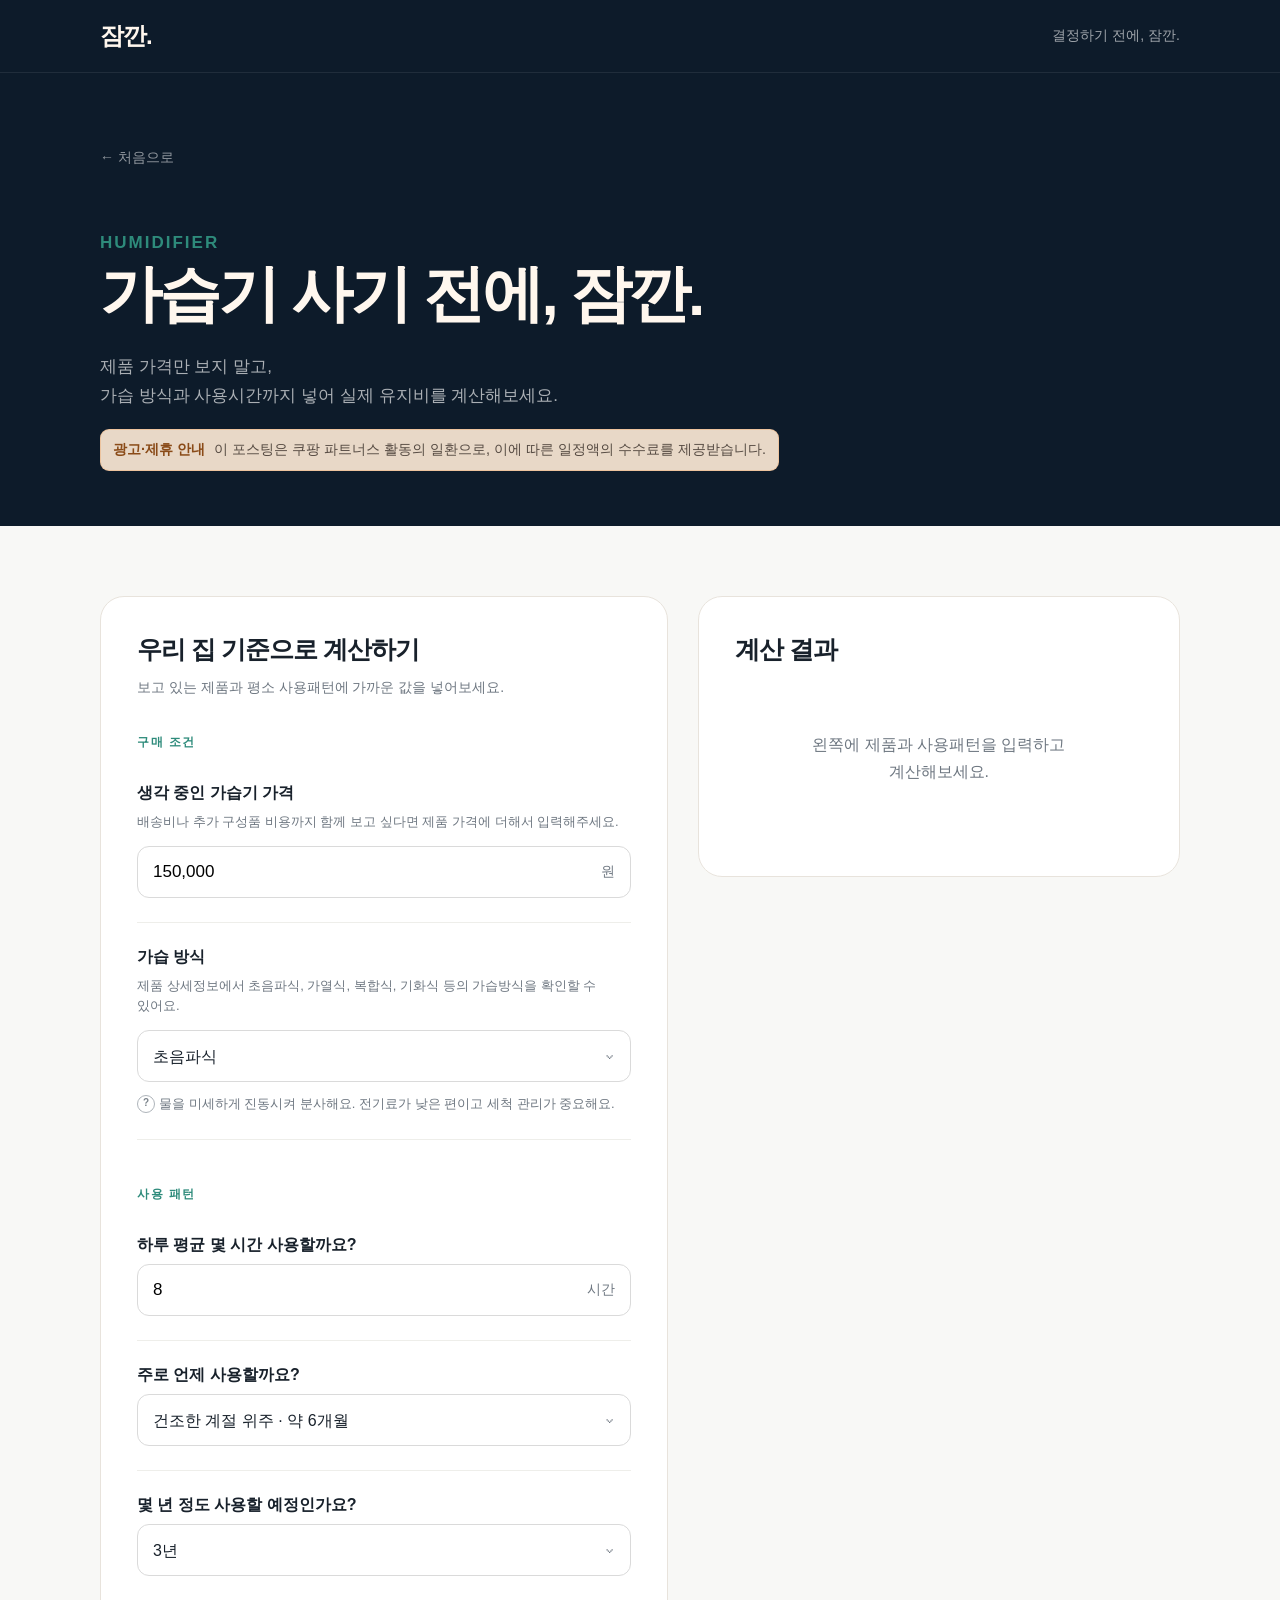
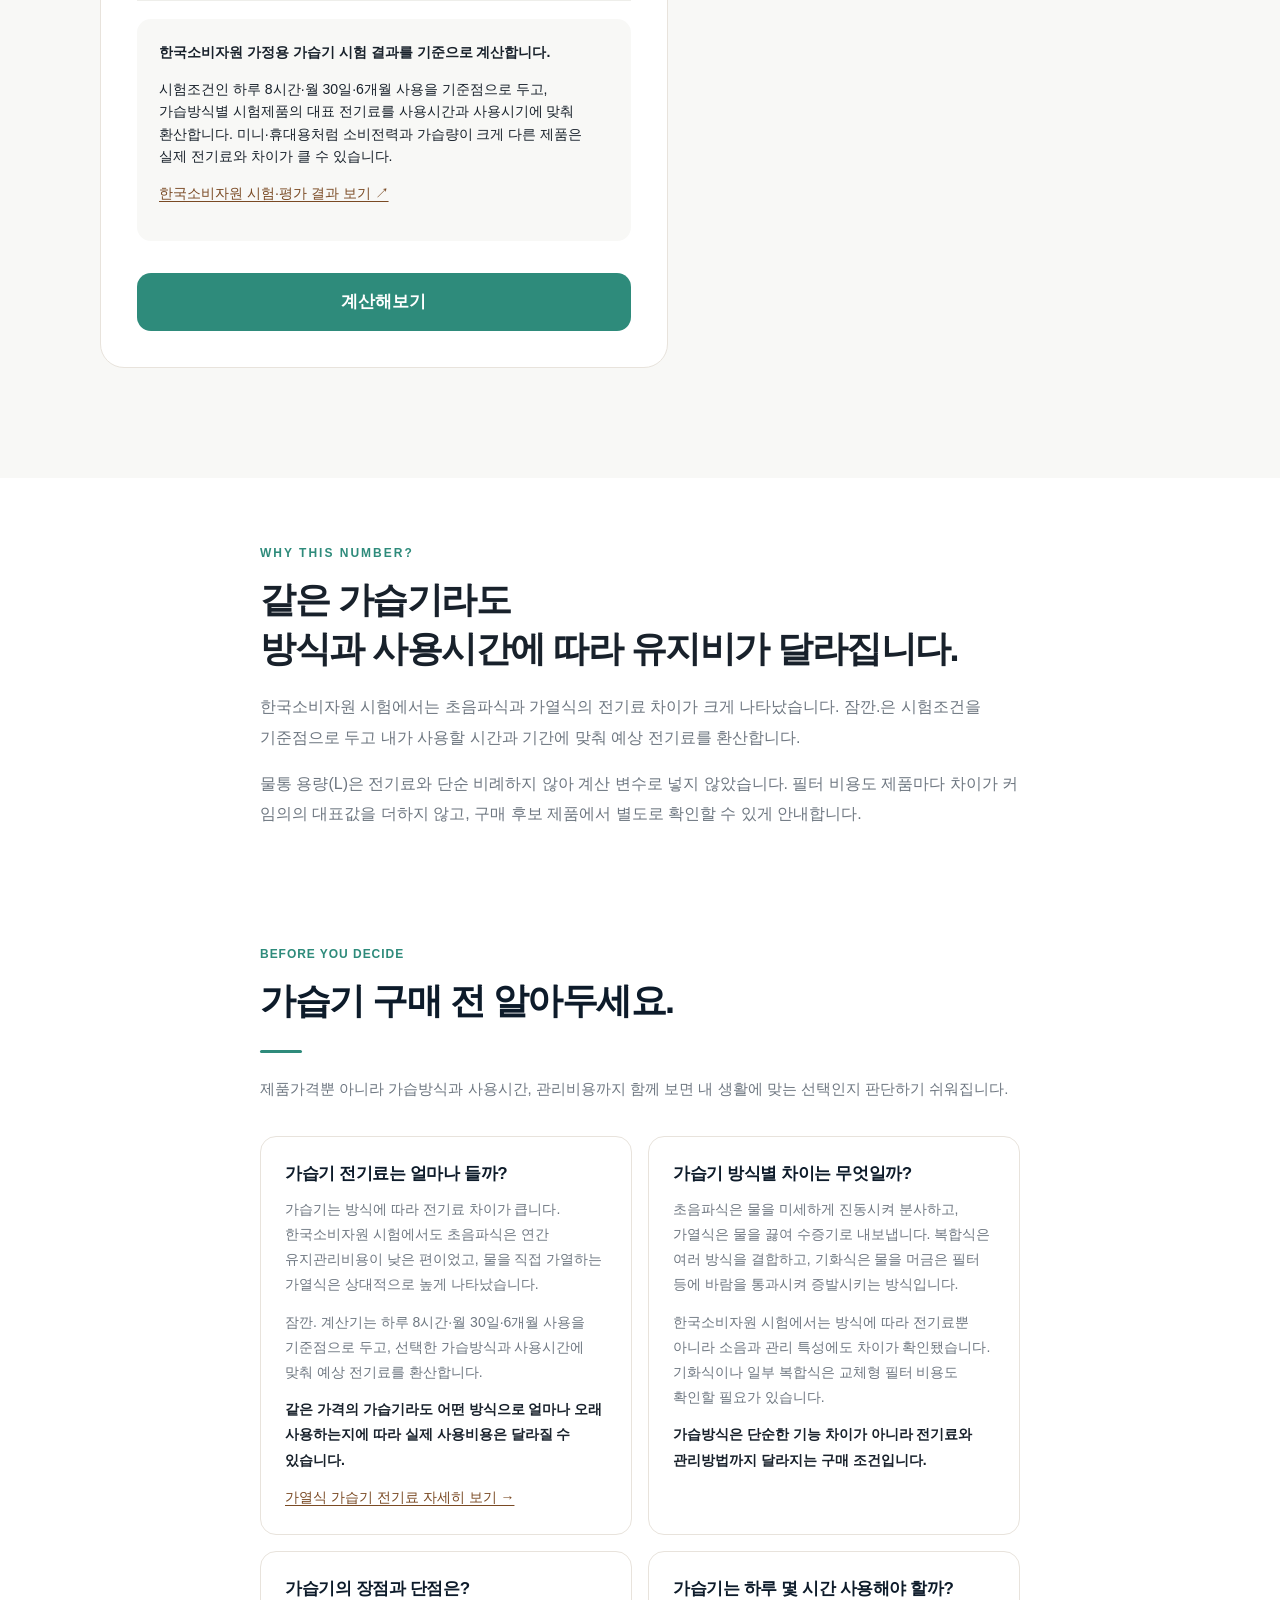
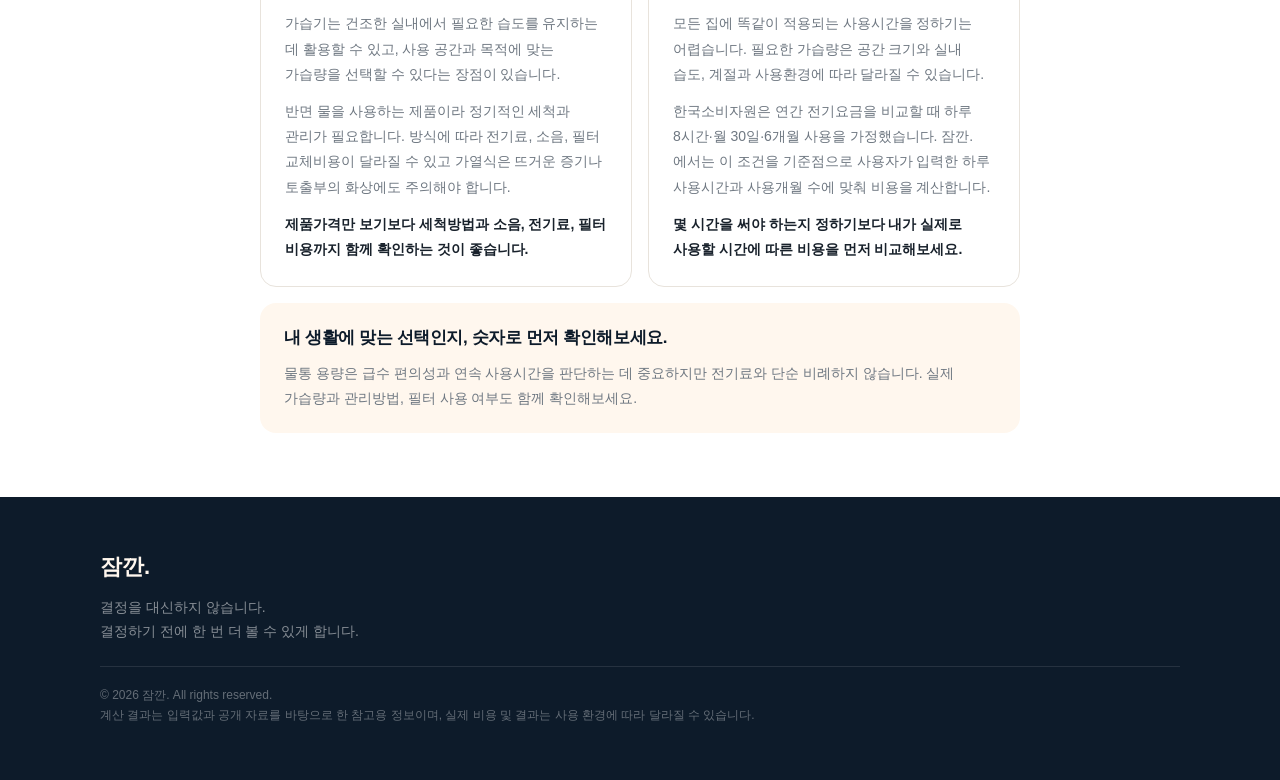
<file: humidifier/index.html>
<!DOCTYPE html>

<html lang="ko">
<head>
<meta charset="utf-8"/>
<meta content="width=device-width, initial-scale=1.0" name="viewport"/>
<title>가습기 살까 말까? 전기료·유지비 계산 | 잠깐.</title>
<meta content="가습기 사기 전에 잠깐. 제품 가격, 가습 방식, 하루 사용시간과 사용시기를 기준으로 하루 사용비용, 한 달 사용비용과 장기 총비용을 계산해보세요." name="description"/>
<link href="https://jamkkan.me/humidifier/" rel="canonical"/>
<link href="../assets/css/style.css" rel="stylesheet"/>
<link href="../assets/css/calculator.css" rel="stylesheet"/>
<style>
    .affiliate-disclosure-top {
      display: inline-block;
      width: auto;
      max-width: 100%;
      margin: 18px 0 0;
      padding: 9px 12px;
      border: 1px solid rgba(242, 141, 53, .28);
      border-radius: 9px;
      background: #E8D8C7;
      color: #554a42;
      font-size: .9rem;
      font-weight: 500;
      line-height: 1.5;
    }
    .affiliate-disclosure-top strong {
      display: inline-block;
      margin-right: 5px;
      color: #8a4b18;
      font-weight: 800;
    }
    .affiliate-link-label {
      margin: 34px 0 8px;
      font-size: .9rem;
      font-weight: 500;
      color: #8a4b18;
    }
    .source-link {
      display: inline-flex;
      align-items: center;
      gap: 5px;
      font-weight: 400;
      color: #7a4a24;
      text-decoration: underline;
      text-underline-offset: 3px;
    }
    .input-source-note {
      margin: 14px 0 0;
      color: #6E7781;
      font-size: .84rem;
      line-height: 1.65;
    }
    .input-source-note .source-link { margin-right: 10px; }
    .type-help {
      position: relative;
      margin: 12px 0 0;
      padding-left: 22px;
      color: #6E7781;
      line-height: 1.6;
    }
    .type-help::before {
      content: "?";
      position: absolute;
      left: 0;
      top: .08em;
      width: 16px;
      height: 16px;
      border: 1px solid #AEB4BA;
      border-radius: 50%;
      color: #7B838B;
      font-size: 10px;
      font-weight: 800;
      line-height: 14px;
      text-align: center;
    }
    .result-assumption {
      margin: 18px 0 0;
      padding: 12px 14px;
      border-radius: 10px;
      background: rgba(13, 27, 42, .05);
      color: #5b6269;
      font-size: .88rem;
      line-height: 1.6;
    }
    .result-assumption strong { display:block; margin-bottom:8px; color:#0D1B2A; line-height:1.35; }
    @media (min-width: 801px) {
      .explanation { padding: 64px 0; }
      .explanation .section-label { margin-bottom: 12px; }
      .explanation h2 { margin-bottom: 18px; }
    }
  </style>
<script defer="" src="/assets/js/analytics.js"></script>

<style>
/* 사용비용 카테고리 포인트 — 가습기·제습기 공통 */
.cost-calculator .calculator-hero .eyebrow,
.cost-calculator .explanation .section-label,
.cost-calculator .guide-intro .section-label { color:#2E8B7B; }
.cost-calculator .guide-intro .section-line { background:#2E8B7B; }
</style>

</head>
<body class="cost-calculator">
<header class="header"><div class="container header-inner"><a class="logo" href="../">잠깐.</a><span class="header-message">결정하기 전에, 잠깐.</span></div></header>
<main>
<section class="calculator-hero"><div class="container">
<a class="back" href="../">← 처음으로</a><p class="eyebrow">HUMIDIFIER</p>
<h1>가습기 사기 전에, <span>잠깐.</span></h1>
<p>제품 가격만 보지 말고,<br/>가습 방식과 사용시간까지 넣어 실제 유지비를 계산해보세요.</p><div aria-label="광고 및 제휴 안내" class="affiliate-disclosure-top" role="note"><strong>광고·제휴 안내</strong> 이 포스팅은 쿠팡 파트너스 활동의 일환으로, 이에 따른 일정액의 수수료를 제공받습니다.</div>
</div></section>
<section class="calculator-section"><div class="container calculator-layout">
<div class="calculator-box">
<h2>우리 집 기준으로 계산하기</h2>
<p class="box-description">보고 있는 제품과 평소 사용패턴에 가까운 값을 넣어보세요.</p>
<p class="input-section-title first">구매 조건</p>
<div class="input-group"><label for="price">생각 중인 가습기 가격</label><p class="input-help">배송비나 추가 구성품 비용까지 함께 보고 싶다면 제품 가격에 더해서 입력해주세요.</p><div class="input-wrap"><input autocomplete="off" id="price" inputmode="numeric" type="text" value="150000"/><span class="input-unit">원</span></div></div>
<div class="input-group"><label for="type">가습 방식</label><p class="input-help">제품 상세정보에서 초음파식, 가열식, 복합식, 기화식 등의 가습방식을 확인할 수 있어요.</p><div class="input-wrap select-wrap"><select id="type"><option selected value="ultrasonic">초음파식</option><option value="heated">가열식</option><option value="hybrid">복합식</option><option value="evaporative">기화식</option></select></div><p class="input-help type-help" id="typeHelp">물을 미세하게 진동시켜 분사해요. 전기료가 낮은 편이고 세척 관리가 중요해요.</p></div>
<p class="input-section-title">사용 패턴</p>
<div class="input-group"><label for="hoursPerDay">하루 평균 몇 시간 사용할까요?</label><div class="input-wrap"><input id="hoursPerDay" max="24" min="1" type="number" value="8"/><span class="input-unit">시간</span></div></div>
<div class="input-group"><label for="season">주로 언제 사용할까요?</label><div class="input-wrap select-wrap"><select id="season"><option selected value="6">건조한 계절 위주 · 약 6개월</option><option value="9">필요할 때 자주 · 약 9개월</option><option value="12">거의 1년 내내 · 약 12개월</option></select></div></div>
<div class="input-group"><label for="years">몇 년 정도 사용할 예정인가요?</label><div class="input-wrap select-wrap"><select id="years"><option value="1">1년</option><option value="2">2년</option><option selected value="3">3년</option><option value="5">5년</option><option value="7">7년</option><option value="10">10년</option></select></div></div>
<div class="check-result calculation-source">
<strong>한국소비자원 가정용 가습기 시험 결과를 기준으로 계산합니다.</strong>
<p>시험조건인 하루 8시간·월 30일·6개월 사용을 기준점으로 두고, 가습방식별 시험제품의 대표 전기료를 사용시간과 사용시기에 맞춰 환산합니다. 미니·휴대용처럼 소비전력과 가습량이 크게 다른 제품은 실제 전기료와 차이가 클 수 있습니다.</p>
<p class="capacity-source"><a aria-label="한국소비자원 가습기 시험·평가 결과 새 창에서 보기" class="source-link" href="https://www.kca.go.kr/home/sub.do?menukey=4004&amp;mode=view&amp;no=1003944731" rel="noopener noreferrer" target="_blank">한국소비자원 시험·평가 결과 보기 ↗</a></p>
</div>
<div class="result-stale" id="resultStale">입력값이 변경되었습니다. 변경한 값으로 다시 계산해주세요.</div>
<button class="calculate-button" id="calculateButton" type="button">계산해보기</button>
</div>
<aside class="result-box"><h2>계산 결과</h2>
<div class="result-empty" id="resultEmpty">왼쪽에 제품과 사용패턴을 입력하고<br/>계산해보세요.</div>
<div class="result-content" id="resultContent">
<div class="result-summary" id="resultSummary"></div>
<div class="result-grid">
<div class="result-item"><span>하루 사용비용</span><strong id="dailyCost">-</strong><small class="result-formula" id="dailyFormula"></small></div>
<div class="result-item"><span>한 달 사용비용</span><strong id="monthlyCost">-</strong><small class="result-formula" id="monthlyFormula"></small></div>
<div class="result-item"><span id="electricityTotalLabel">예상 전기료</span><strong id="electricityTotal">-</strong><small class="result-formula" id="electricityTotalFormula"></small></div>
<div class="result-item"><span id="totalCostLabel">예상 총비용</span><strong id="totalCost">-</strong><small class="result-formula" id="totalCostFormula"></small></div>
</div>
<div class="result-final"><span>결국, 제품가격까지 포함하면?</span><strong id="monthlyTotal">-</strong><small class="result-formula" id="monthlyTotalFormula"></small></div>
<div class="result-message" id="resultMessage"></div>
<div class="check-result"><strong>구매 전에 같이 확인해보세요.</strong><ul><li>물통 용량과 하루 사용량에 맞는 급수 횟수</li><li>세척이 쉬운 구조인지와 권장 세척 주기</li><li>교체형 필터 사용 여부와 실제 필터 가격</li><li>침실에서 쓴다면 소음과 표시등 밝기</li></ul></div>
<div class="result-actions"><button class="result-action-button primary" id="editButton" type="button">값 바꿔서 다시 계산</button><button class="result-action-button" id="resetButton" type="button">처음부터</button></div>
<p class="result-assumption"><strong>계산 기준</strong>입력한 제품가격, 가습방식, 하루 사용시간, 사용시기와 사용기간을 기준으로 계산합니다. 전기료는 한국소비자원 가정용 가습기 시험 결과의 방식별 대표값을 적용하며 필터·세척용품 등 추가 비용은 포함하지 않습니다. 특히 기화식·복합식은 교체형 필터가 있는 제품의 실제 유지비가 더 높을 수 있고, 미니·휴대용 제품은 시험제품과 소비전력이 달라 실제 전기료와 차이가 클 수 있습니다.</p>
<p class="affiliate-link-label">광고·제휴 링크</p>
<div class="affiliate-slot" data-category="가습기" data-url="https://link.coupang.com/a/hrz0PjRz52"></div>
</div>
</aside>
</div></section>
<section class="explanation"><div class="container explanation-inner"><p class="section-label">WHY THIS NUMBER?</p><h2>같은 가습기라도<br/>방식과 사용시간에 따라 유지비가 달라집니다.</h2><p>한국소비자원 시험에서는 초음파식과 가열식의 전기료 차이가 크게 나타났습니다. 잠깐.은 시험조건을 기준점으로 두고 내가 사용할 시간과 기간에 맞춰 예상 전기료를 환산합니다.</p><p>물통 용량(L)은 전기료와 단순 비례하지 않아 계산 변수로 넣지 않았습니다. 필터 비용도 제품마다 차이가 커 임의의 대표값을 더하지 않고, 구매 후보 제품에서 별도로 확인할 수 있게 안내합니다.</p></div></section>
</main>
<section class="guide-seo"><div class="container"><div aria-labelledby="humidifier-guide-title" class="guide-section">
<div class="guide-intro"><p class="section-label">BEFORE YOU DECIDE</p><h2 id="humidifier-guide-title">가습기 구매 전 알아두세요.</h2><div aria-hidden="true" class="section-line"></div><p>제품가격뿐 아니라 가습방식과 사용시간, 관리비용까지 함께 보면 내 생활에 맞는 선택인지 판단하기 쉬워집니다.</p></div>
<div class="guide-grid">
<article class="guide-card guide-card-seo"><h3>가습기 전기료는 얼마나 들까?</h3><p>가습기는 방식에 따라 전기료 차이가 큽니다. 한국소비자원 시험에서도 초음파식은 연간 유지관리비용이 낮은 편이었고, 물을 직접 가열하는 가열식은 상대적으로 높게 나타났습니다.</p><p>잠깐. 계산기는 하루 8시간·월 30일·6개월 사용을 기준점으로 두고, 선택한 가습방식과 사용시간에 맞춰 예상 전기료를 환산합니다.</p><p><strong>같은 가격의 가습기라도 어떤 방식으로 얼마나 오래 사용하는지에 따라 실제 사용비용은 달라질 수 있습니다.</strong></p><p><a class="source-link" href="./heated-electricity/">가열식 가습기 전기료 자세히 보기 →</a></p></article>
<article class="guide-card guide-card-seo"><h3>가습기 방식별 차이는 무엇일까?</h3><p>초음파식은 물을 미세하게 진동시켜 분사하고, 가열식은 물을 끓여 수증기로 내보냅니다. 복합식은 여러 방식을 결합하고, 기화식은 물을 머금은 필터 등에 바람을 통과시켜 증발시키는 방식입니다.</p><p>한국소비자원 시험에서는 방식에 따라 전기료뿐 아니라 소음과 관리 특성에도 차이가 확인됐습니다. 기화식이나 일부 복합식은 교체형 필터 비용도 확인할 필요가 있습니다.</p><p><strong>가습방식은 단순한 기능 차이가 아니라 전기료와 관리방법까지 달라지는 구매 조건입니다.</strong></p></article>
<article class="guide-card guide-card-seo"><h3>가습기의 장점과 단점은?</h3><p>가습기는 건조한 실내에서 필요한 습도를 유지하는 데 활용할 수 있고, 사용 공간과 목적에 맞는 가습량을 선택할 수 있다는 장점이 있습니다.</p><p>반면 물을 사용하는 제품이라 정기적인 세척과 관리가 필요합니다. 방식에 따라 전기료, 소음, 필터 교체비용이 달라질 수 있고 가열식은 뜨거운 증기나 토출부의 화상에도 주의해야 합니다.</p><p><strong>제품가격만 보기보다 세척방법과 소음, 전기료, 필터 비용까지 함께 확인하는 것이 좋습니다.</strong></p></article>
<article class="guide-card guide-card-seo"><h3>가습기는 하루 몇 시간 사용해야 할까?</h3><p>모든 집에 똑같이 적용되는 사용시간을 정하기는 어렵습니다. 필요한 가습량은 공간 크기와 실내 습도, 계절과 사용환경에 따라 달라질 수 있습니다.</p><p>한국소비자원은 연간 전기요금을 비교할 때 하루 8시간·월 30일·6개월 사용을 가정했습니다. 잠깐.에서는 이 조건을 기준점으로 사용자가 입력한 하루 사용시간과 사용개월 수에 맞춰 비용을 계산합니다.</p><p><strong>몇 시간을 써야 하는지 정하기보다 내가 실제로 사용할 시간에 따른 비용을 먼저 비교해보세요.</strong></p></article>
</div>
<div class="guide-note"><h3>내 생활에 맞는 선택인지, 숫자로 먼저 확인해보세요.</h3><p>물통 용량은 급수 편의성과 연속 사용시간을 판단하는 데 중요하지만 전기료와 단순 비례하지 않습니다. 실제 가습량과 관리방법, 필터 사용 여부도 함께 확인해보세요.</p></div>
</div></div></section>
<footer class="footer"><div class="container footer-inner"><strong>잠깐.</strong><p>결정을 대신하지 않습니다.<br/>결정하기 전에 한 번 더 볼 수 있게 합니다.</p><p class="footer-legal">© 2026 잠깐. All rights reserved.<br/>계산 결과는 입력값과 공개 자료를 바탕으로 한 참고용 정보이며, 실제 비용 및 결과는 사용 환경에 따라 달라질 수 있습니다.</p></div></footer>
<script src="../assets/js/common.js"></script><script src="../assets/js/affiliate.js"></script><script src="./calculator.js"></script>
</body>
</html>
</file>
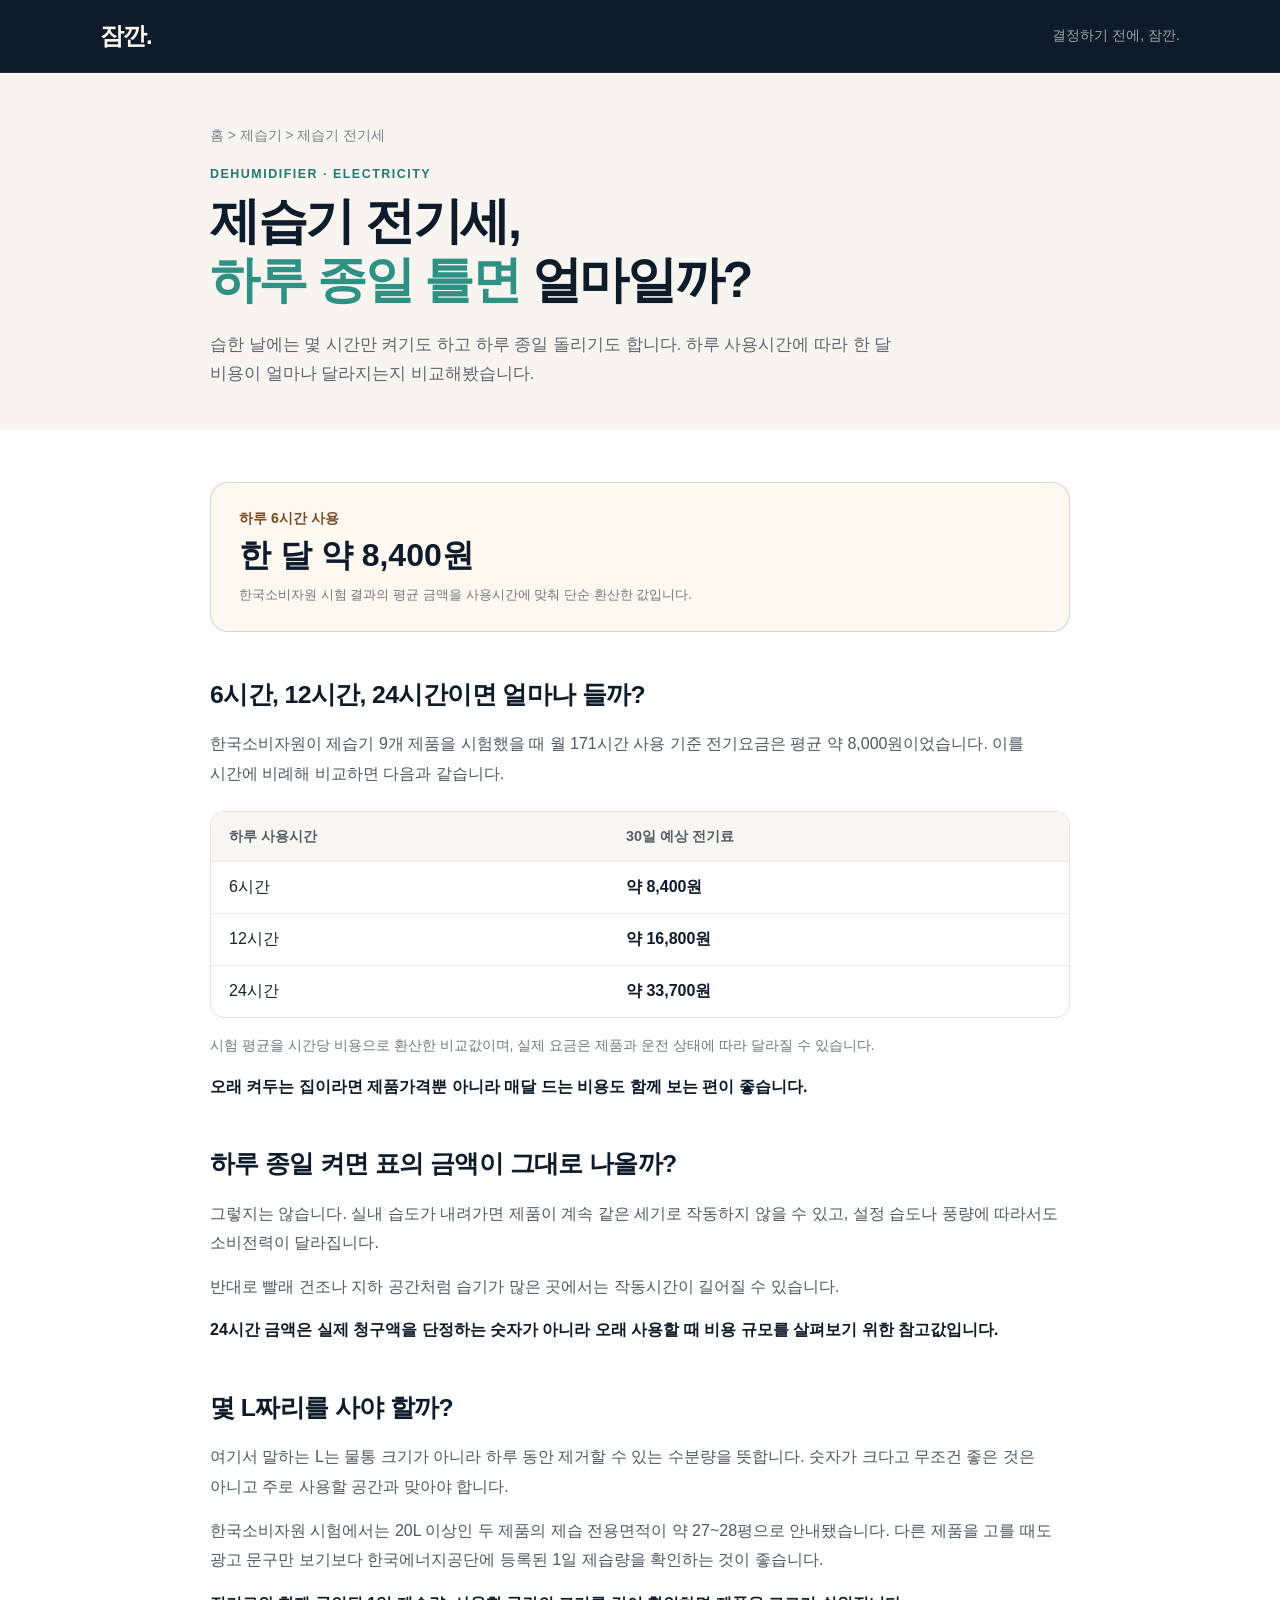
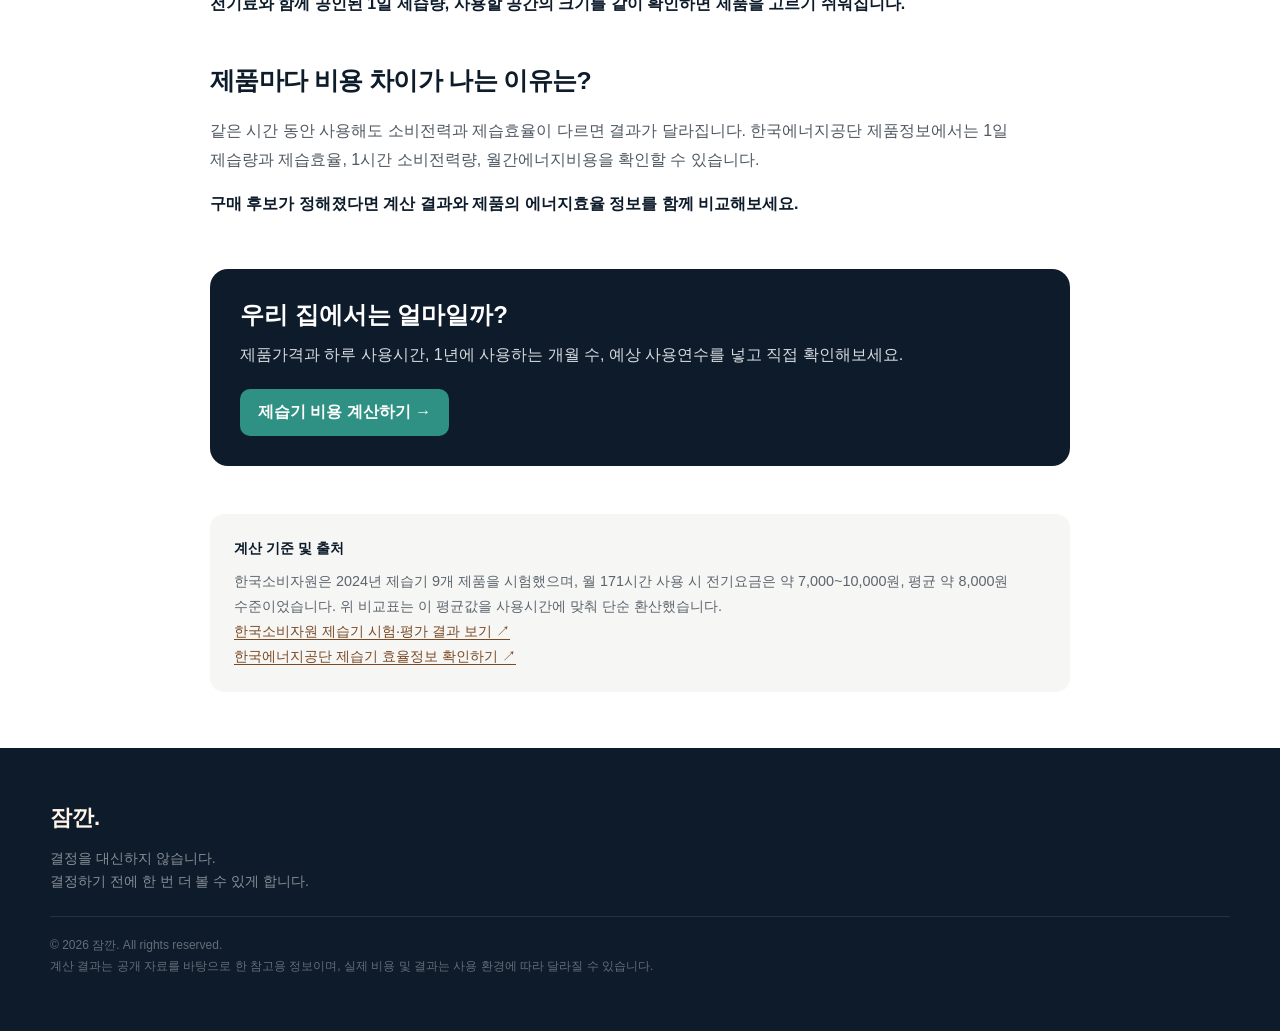
<file: dehumidifier/electricity/index.html>
<!DOCTYPE html>
<html lang="ko">
<head>
<meta charset="utf-8"/>
<meta name="viewport" content="width=device-width, initial-scale=1.0"/>
<title>제습기 전기세 하루 종일 틀면 얼마일까? 6·12·24시간 비교 | 잠깐.</title>
<meta name="description" content="제습기를 하루 6시간, 12시간, 24시간 사용하면 한 달 전기료는 얼마나 될까요? 한국소비자원 시험자료를 바탕으로 예상 비용을 비교하고 제습량 확인법도 알아보세요."/>
<link rel="canonical" href="https://jamkkan.me/dehumidifier/electricity/"/>
<meta name="robots" content="index, follow"/>
<meta property="og:title" content="제습기 전기세 하루 종일 틀면 얼마일까? 6·12·24시간 비교 | 잠깐."/>
<meta property="og:description" content="하루 6시간·12시간·24시간 사용했을 때 예상 전기료를 비교하고, 제습기를 고를 때 함께 볼 1일 제습량도 확인해보세요."/>
<meta property="og:url" content="https://jamkkan.me/dehumidifier/electricity/"/>
<meta property="og:type" content="website"/>
<link rel="stylesheet" href="../../assets/css/style.css"/>
<link rel="stylesheet" href="../../assets/css/calculator.css"/>
<script type="application/ld+json">{"@context":"https://schema.org","@type":"BreadcrumbList","itemListElement":[{"@type":"ListItem","position":1,"name":"홈","item":"https://jamkkan.me/"},{"@type":"ListItem","position":2,"name":"제습기","item":"https://jamkkan.me/dehumidifier/"},{"@type":"ListItem","position":3,"name":"제습기 전기세","item":"https://jamkkan.me/dehumidifier/electricity/"}]}</script>
<style>
.info-hero{padding:54px 0 42px;background:#f8f5f1}.breadcrumb{margin:0 0 22px;color:#7b7f84;font-size:.86rem}.breadcrumb a{color:inherit;text-decoration:none}.info-eyebrow{margin:0 0 10px;color:#25786d;font-size:.78rem;font-weight:800;letter-spacing:.12em}.info-hero h1{max-width:760px;margin:0;color:#0D1B2A;font-size:clamp(2rem,4.5vw,3.15rem);line-height:1.18;letter-spacing:-.045em}.info-hero h1 span{color:#2F9183}.info-lead{max-width:720px;margin:20px 0 0;color:#5e6670;font-size:1.04rem;line-height:1.75}.info-body{padding:52px 0 56px}.article-wrap{max-width:860px;margin:0 auto}.key-result{margin:0 0 46px;padding:26px 28px;border:1px solid rgba(47,145,131,.28);border-radius:18px;background:#fff8f0}.key-result span{display:block;color:#7a4a24;font-size:.88rem;font-weight:700}.key-result strong{display:block;margin-top:8px;color:#0D1B2A;font-size:2rem;line-height:1.2}.key-result small{display:block;margin-top:9px;color:#70777e;line-height:1.6}.article-section{padding:0 0 46px}.article-section h2{margin:0 0 18px;color:#0D1B2A;font-size:1.55rem;line-height:1.35;letter-spacing:-.025em}.article-section p{margin:0;color:#505962;line-height:1.85}.article-section p+p{margin-top:14px}.article-section strong{color:#0D1B2A}.cost-table{width:100%;margin:22px 0 14px;border-collapse:separate;border-spacing:0;border:1px solid #e4e1dd;border-radius:14px;overflow:hidden;background:#fff}.cost-table th,.cost-table td{padding:15px 18px;border-bottom:1px solid #ece9e5;text-align:left}.cost-table th{background:#f8f6f3;color:#555e67;font-size:.9rem}.cost-table td:last-child{font-weight:700;color:#0D1B2A}.cost-table tr:last-child td{border-bottom:0}.compare-note{font-size:.88rem;color:#727980!important}.article-callout{margin:18px 0 0;padding:18px 20px;border-left:3px solid #2F9183;border-radius:0 12px 12px 0;background:#faf7f3;color:#3f4851!important}.calc-cta{margin:4px 0 48px;padding:30px;border-radius:18px;background:#0D1B2A;color:#fff}.calc-cta h2{margin:0 0 10px;color:#fff;font-size:1.5rem}.calc-cta p{margin:0 0 20px;color:#d6dbe0;line-height:1.75}.calc-cta a{display:inline-flex;padding:13px 18px;border-radius:10px;background:#2F9183;color:#fff;font-weight:800;text-decoration:none}.source-box{padding:22px 24px;border-radius:14px;background:#f6f6f5;color:#5c646c;font-size:.9rem;line-height:1.75}.source-box strong{display:block;margin-bottom:8px;color:#0D1B2A}.source-link{color:#7a4a24;text-decoration:underline;text-underline-offset:3px}.footer{margin-top:0;background:#0D1B2A;color:#fff}.footer .footer-inner{width:min(1180px,calc(100% - 48px));max-width:1180px;margin:0 auto;padding:55px 0}.footer strong{color:#FFF4E6;font-size:22px}.footer p{margin:14px 0 0;color:rgba(255,255,255,.5);font-size:14px;line-height:1.7}.footer .footer-legal{margin-top:22px!important;padding-top:18px;border-top:1px solid rgba(255,255,255,.10);font-size:12px;line-height:1.7!important;color:rgba(255,255,255,.36)!important}@media(max-width:640px){.info-hero{padding:38px 0 32px}.info-body{padding:38px 0 54px}.key-result{padding:22px}.key-result strong{font-size:1.7rem}.cost-table th,.cost-table td{padding:13px 12px}.calc-cta{padding:24px}}
</style>
<script defer src="../../assets/js/analytics.js"></script>
</head>
<body>
<header class="header"><div class="container header-inner"><a class="logo" href="../../">잠깐.</a><span class="header-message">결정하기 전에, 잠깐.</span></div></header>
<main>
<section class="info-hero"><div class="container article-wrap">
<p class="breadcrumb"><a href="../../">홈</a> &gt; <a href="../">제습기</a> &gt; 제습기 전기세</p>
<p class="info-eyebrow">DEHUMIDIFIER · ELECTRICITY</p>
<h1>제습기 전기세,<br/><span>하루 종일 틀면</span> 얼마일까?</h1>
<p class="info-lead">습한 날에는 몇 시간만 켜기도 하고 하루 종일 돌리기도 합니다. 하루 사용시간에 따라 한 달 비용이 얼마나 달라지는지 비교해봤습니다.</p>
</div></section>

<section class="info-body"><div class="container article-wrap">
<div class="key-result"><span>하루 6시간 사용</span><strong>한 달 약 8,400원</strong><small>한국소비자원 시험 결과의 평균 금액을 사용시간에 맞춰 단순 환산한 값입니다.</small></div>

<section class="article-section">
<h2>6시간, 12시간, 24시간이면 얼마나 들까?</h2>
<p>한국소비자원이 제습기 9개 제품을 시험했을 때 월 171시간 사용 기준 전기요금은 평균 약 8,000원이었습니다. 이를 시간에 비례해 비교하면 다음과 같습니다.</p>
<table class="cost-table"><thead><tr><th>하루 사용시간</th><th>30일 예상 전기료</th></tr></thead><tbody>
<tr><td>6시간</td><td>약 8,400원</td></tr>
<tr><td>12시간</td><td>약 16,800원</td></tr>
<tr><td>24시간</td><td>약 33,700원</td></tr>
</tbody></table>
<p class="compare-note">시험 평균을 시간당 비용으로 환산한 비교값이며, 실제 요금은 제품과 운전 상태에 따라 달라질 수 있습니다.</p>
<p><strong>오래 켜두는 집이라면 제품가격뿐 아니라 매달 드는 비용도 함께 보는 편이 좋습니다.</strong></p>
</section>

<section class="article-section">
<h2>하루 종일 켜면 표의 금액이 그대로 나올까?</h2>
<p>그렇지는 않습니다. 실내 습도가 내려가면 제품이 계속 같은 세기로 작동하지 않을 수 있고, 설정 습도나 풍량에 따라서도 소비전력이 달라집니다.</p>
<p>반대로 빨래 건조나 지하 공간처럼 습기가 많은 곳에서는 작동시간이 길어질 수 있습니다.</p>
<p><strong>24시간 금액은 실제 청구액을 단정하는 숫자가 아니라 오래 사용할 때 비용 규모를 살펴보기 위한 참고값입니다.</strong></p>
</section>

<section class="article-section">
<h2>몇 L짜리를 사야 할까?</h2>
<p>여기서 말하는 L는 물통 크기가 아니라 하루 동안 제거할 수 있는 수분량을 뜻합니다. 숫자가 크다고 무조건 좋은 것은 아니고 주로 사용할 공간과 맞아야 합니다.</p>
<p>한국소비자원 시험에서는 20L 이상인 두 제품의 제습 전용면적이 약 27~28평으로 안내됐습니다. 다른 제품을 고를 때도 광고 문구만 보기보다 한국에너지공단에 등록된 1일 제습량을 확인하는 것이 좋습니다.</p>
<p><strong>전기료와 함께 공인된 1일 제습량, 사용할 공간의 크기를 같이 확인하면 제품을 고르기 쉬워집니다.</strong></p>
</section>

<section class="article-section">
<h2>제품마다 비용 차이가 나는 이유는?</h2>
<p>같은 시간 동안 사용해도 소비전력과 제습효율이 다르면 결과가 달라집니다. 한국에너지공단 제품정보에서는 1일 제습량과 제습효율, 1시간 소비전력량, 월간에너지비용을 확인할 수 있습니다.</p>
<p><strong>구매 후보가 정해졌다면 계산 결과와 제품의 에너지효율 정보를 함께 비교해보세요.</strong></p>
</section>

<div class="calc-cta"><h2>우리 집에서는 얼마일까?</h2><p>제품가격과 하루 사용시간, 1년에 사용하는 개월 수, 예상 사용연수를 넣고 직접 확인해보세요.</p><a href="../">제습기 비용 계산하기 →</a></div>

<div class="source-box"><strong>계산 기준 및 출처</strong>한국소비자원은 2024년 제습기 9개 제품을 시험했으며, 월 171시간 사용 시 전기요금은 약 7,000~10,000원, 평균 약 8,000원 수준이었습니다. 위 비교표는 이 평균값을 사용시간에 맞춰 단순 환산했습니다.<br/><a class="source-link" href="https://www.kca.go.kr/home/sub.do?cate=00000049&amp;menukey=4004&amp;mode=view&amp;no=1003706928" target="_blank" rel="noopener noreferrer">한국소비자원 제습기 시험·평가 결과 보기 ↗</a><br/><a class="source-link" href="https://eep.energy.or.kr/certification/certi_list_145.aspx" target="_blank" rel="noopener noreferrer">한국에너지공단 제습기 효율정보 확인하기 ↗</a></div>
</div></section>
</main>

<footer class="footer"><div class="container footer-inner"><strong>잠깐.</strong><p>결정을 대신하지 않습니다.<br/>결정하기 전에 한 번 더 볼 수 있게 합니다.</p><p class="footer-legal">© 2026 잠깐. All rights reserved.<br/>계산 결과는 공개 자료를 바탕으로 한 참고용 정보이며, 실제 비용 및 결과는 사용 환경에 따라 달라질 수 있습니다.</p></div></footer>
<script src="../../assets/js/common.js"></script>
</body></html>
</file>
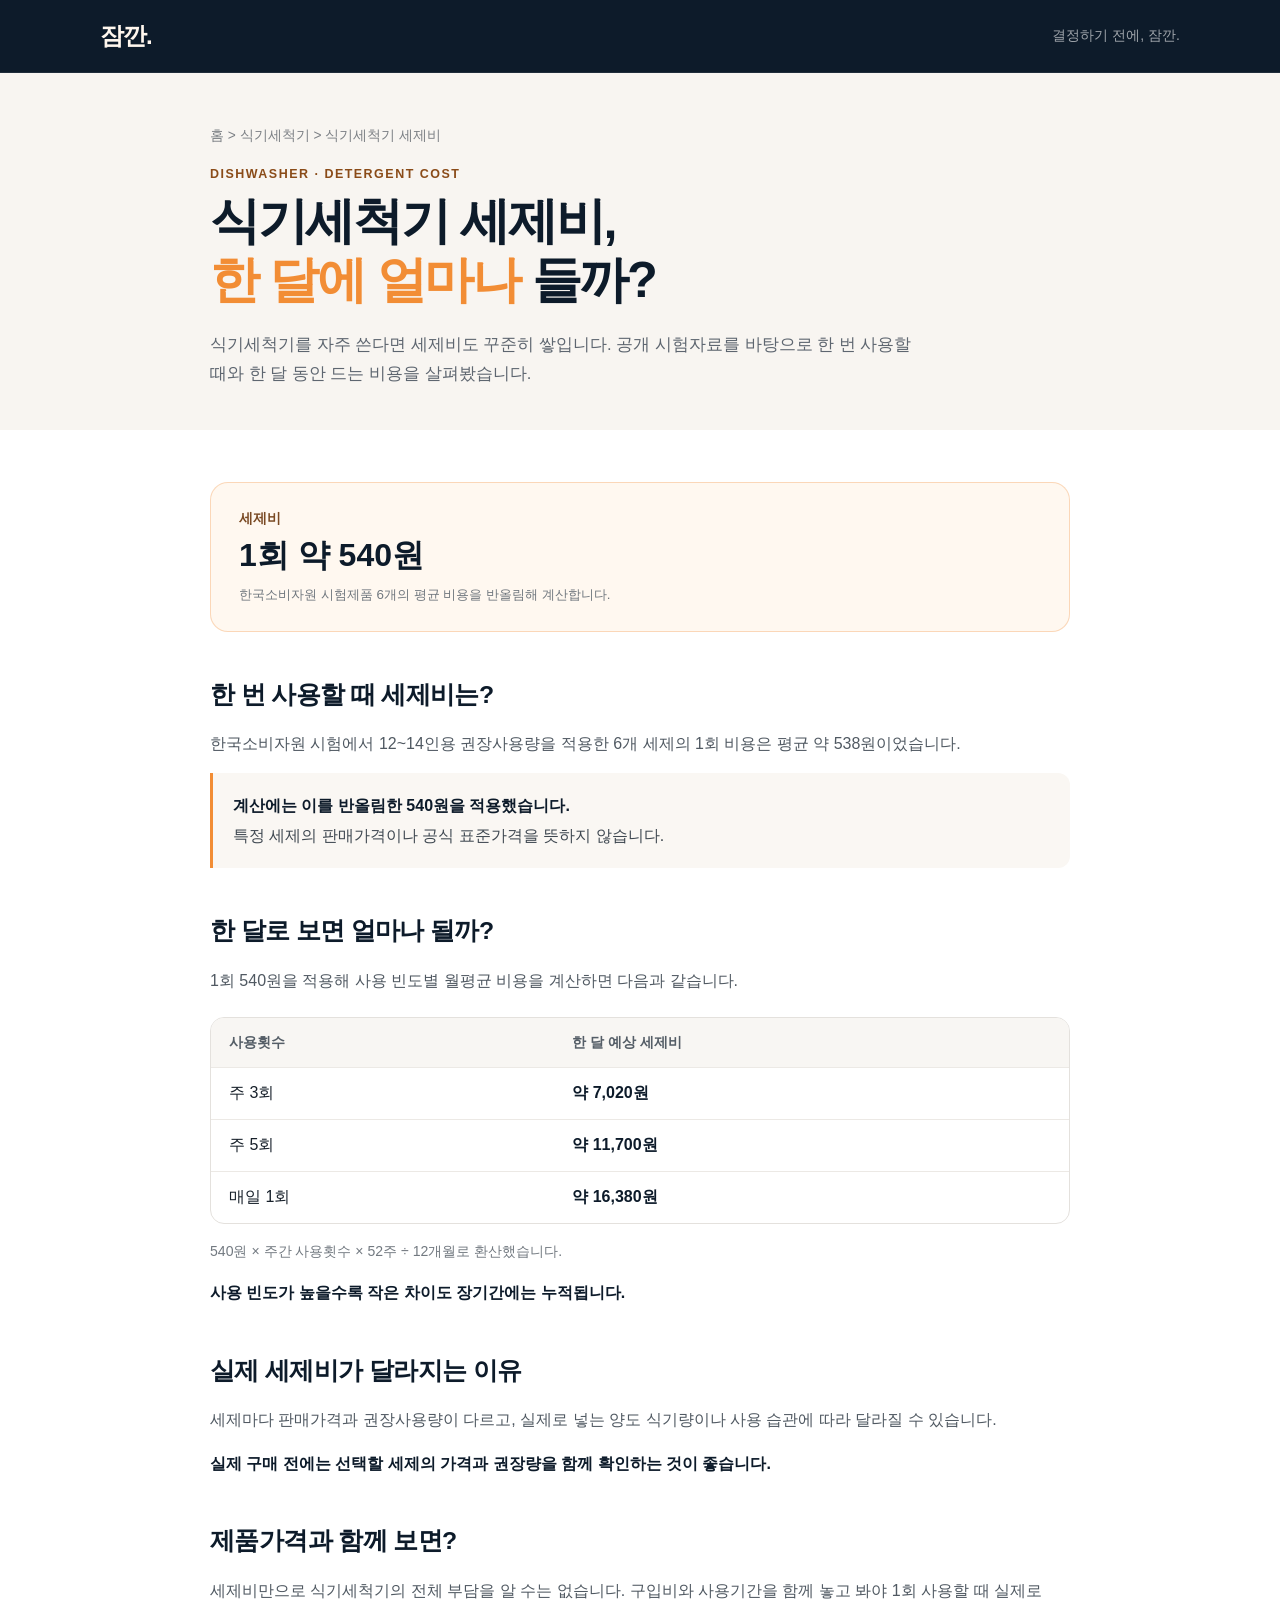
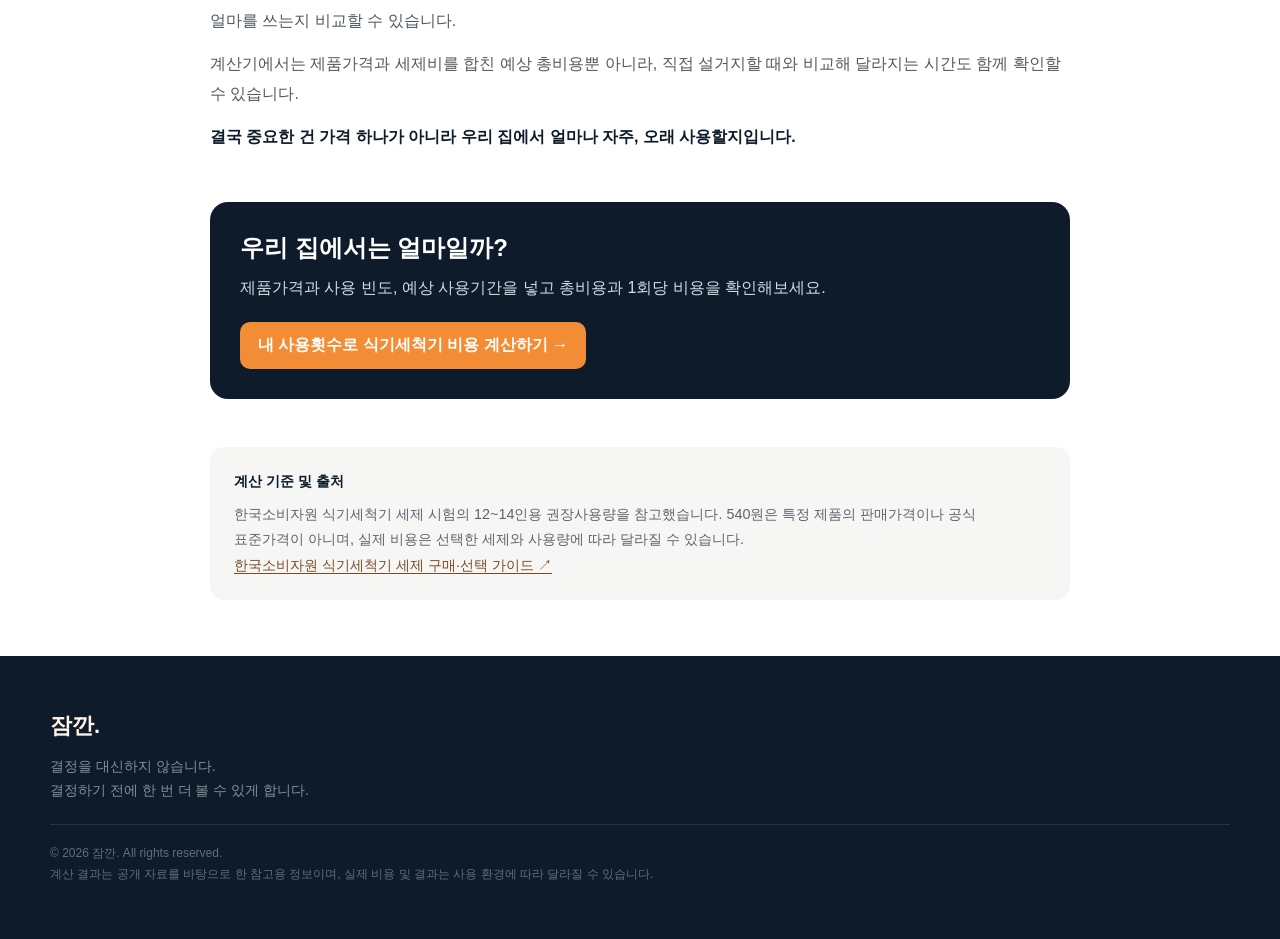
<file: dishwasher/detergent-cost/index.html>
<!DOCTYPE html>
<html lang="ko">
<head>
<meta charset="utf-8"/>
<meta name="viewport" content="width=device-width, initial-scale=1.0"/>
<title>식기세척기 세제비 한 달에 얼마일까? 1회 540원으로 계산 | 잠깐.</title>
<meta name="description" content="식기세척기 세제비는 한 달에 얼마나 들까요? 한국소비자원 시험자료를 바탕으로 1회 비용과 주 3회·5회·매일 사용 시 예상 세제비를 계산해보세요."/>
<link rel="canonical" href="https://jamkkan.me/dishwasher/detergent-cost/"/>
<meta property="og:title" content="식기세척기 세제비 한 달에 얼마일까? 1회 540원으로 계산 | 잠깐."/>
<meta property="og:description" content="식기세척기 세제비는 한 달에 얼마나 들까요? 한국소비자원 시험자료를 바탕으로 1회 비용과 주 3회·5회·매일 사용 시 예상 세제비를 계산해보세요."/>
<meta property="og:url" content="https://jamkkan.me/dishwasher/detergent-cost/"/>
<meta property="og:type" content="website"/>
<link rel="stylesheet" href="../../assets/css/style.css"/>
<link rel="stylesheet" href="../../assets/css/calculator.css"/>
<script type="application/ld+json">{"@context":"https://schema.org","@type":"BreadcrumbList","itemListElement":[{"@type":"ListItem","position":1,"name":"홈","item":"https://jamkkan.me/"},{"@type":"ListItem","position":2,"name":"식기세척기","item":"https://jamkkan.me/dishwasher/"},{"@type":"ListItem","position":3,"name":"식기세척기 세제비","item":"https://jamkkan.me/dishwasher/detergent-cost/"}]}</script>
<style>
.info-hero{padding:54px 0 42px;background:#f8f5f1}.breadcrumb{margin:0 0 22px;color:#7b7f84;font-size:.86rem}.breadcrumb a{color:inherit;text-decoration:none}.info-eyebrow{margin:0 0 10px;color:#8a4b18;font-size:.78rem;font-weight:800;letter-spacing:.12em}.info-hero h1{max-width:760px;margin:0;color:#0D1B2A;font-size:clamp(2rem,4.5vw,3.15rem);line-height:1.18;letter-spacing:-.045em}.info-hero h1 span{color:#F28D35}.info-lead{max-width:720px;margin:20px 0 0;color:#5e6670;font-size:1.04rem;line-height:1.75}.info-body{padding:52px 0 56px}.article-wrap{max-width:860px;margin:0 auto}.key-result{margin:0 0 46px;padding:26px 28px;border:1px solid rgba(242,141,53,.3);border-radius:18px;background:#fff8f0}.key-result span{display:block;color:#7a4a24;font-size:.88rem;font-weight:700}.key-result strong{display:block;margin-top:8px;color:#0D1B2A;font-size:2rem;line-height:1.2}.key-result small{display:block;margin-top:9px;color:#70777e;line-height:1.6}.article-section{padding:0 0 46px}.article-section h2{margin:0 0 18px;color:#0D1B2A;font-size:1.55rem;line-height:1.35;letter-spacing:-.025em}.article-section p{margin:0;color:#505962;line-height:1.85}.article-section p+p{margin-top:14px}.article-section strong{color:#0D1B2A}.cost-table{width:100%;margin:22px 0 14px;border-collapse:separate;border-spacing:0;border:1px solid #e4e1dd;border-radius:14px;overflow:hidden;background:#fff}.cost-table th,.cost-table td{padding:15px 18px;border-bottom:1px solid #ece9e5;text-align:left}.cost-table th{background:#f8f6f3;color:#555e67;font-size:.9rem}.cost-table td:last-child{font-weight:700;color:#0D1B2A}.cost-table tr:last-child td{border-bottom:0}.compare-note{font-size:.88rem;color:#727980!important}.article-callout{margin:18px 0 0;padding:18px 20px;border-left:3px solid #F28D35;border-radius:0 12px 12px 0;background:#faf7f3;color:#3f4851!important}.calc-cta{margin:4px 0 48px;padding:30px;border-radius:18px;background:#0D1B2A;color:#fff}.calc-cta h2{margin:0 0 10px;color:#fff;font-size:1.5rem}.calc-cta p{margin:0 0 20px;color:#d6dbe0;line-height:1.75}.calc-cta a{display:inline-flex;padding:13px 18px;border-radius:10px;background:#F28D35;color:#fff;font-weight:800;text-decoration:none}.source-box{padding:22px 24px;border-radius:14px;background:#f6f6f5;color:#5c646c;font-size:.9rem;line-height:1.75}.source-box strong{display:block;margin-bottom:8px;color:#0D1B2A}.source-link{color:#7a4a24;text-decoration:underline;text-underline-offset:3px}.footer{margin-top:0;background:#0D1B2A;color:#fff}.footer .footer-inner{width:min(1180px,calc(100% - 48px));max-width:1180px;margin:0 auto;padding:55px 0}.footer strong{color:#FFF4E6;font-size:22px}.footer p{margin:14px 0 0;color:rgba(255,255,255,.5);font-size:14px;line-height:1.7}.footer .footer-legal{margin-top:22px!important;padding-top:18px;border-top:1px solid rgba(255,255,255,.10);font-size:12px;line-height:1.7!important;color:rgba(255,255,255,.36)!important}@media(max-width:640px){.info-hero{padding:38px 0 32px}.info-body{padding:38px 0 54px}.key-result{padding:22px}.key-result strong{font-size:1.7rem}.cost-table th,.cost-table td{padding:13px 12px}.calc-cta{padding:24px}}
</style>
<script defer src="../../assets/js/analytics.js"></script>
</head>
<body>
<header class="header"><div class="container header-inner"><a class="logo" href="../../">잠깐.</a><span class="header-message">결정하기 전에, 잠깐.</span></div></header>
<main>
<section class="info-hero"><div class="container article-wrap">
<p class="breadcrumb"><a href="../../">홈</a> &gt; <a href="../">식기세척기</a> &gt; 식기세척기 세제비</p>
<p class="info-eyebrow">DISHWASHER · DETERGENT COST</p>
<h1>식기세척기 세제비,<br/><span>한 달에 얼마나</span> 들까?</h1>
<p class="info-lead">식기세척기를 자주 쓴다면 세제비도 꾸준히 쌓입니다. 공개 시험자료를 바탕으로 한 번 사용할 때와 한 달 동안 드는 비용을 살펴봤습니다.</p>
</div></section>
<section class="info-body"><div class="container article-wrap">
<div class="key-result"><span>세제비</span><strong>1회 약 540원</strong><small>한국소비자원 시험제품 6개의 평균 비용을 반올림해 계산합니다.</small></div>
<section class="article-section"><h2>한 번 사용할 때 세제비는?</h2><p>한국소비자원 시험에서 12~14인용 권장사용량을 적용한 6개 세제의 1회 비용은 평균 약 538원이었습니다.</p><p class="article-callout"><strong>계산에는 이를 반올림한 540원을 적용했습니다.</strong><br/>특정 세제의 판매가격이나 공식 표준가격을 뜻하지 않습니다.</p></section>
<section class="article-section"><h2>한 달로 보면 얼마나 될까?</h2><p>1회 540원을 적용해 사용 빈도별 월평균 비용을 계산하면 다음과 같습니다.</p><table class="cost-table"><thead><tr><th>사용횟수</th><th>한 달 예상 세제비</th></tr></thead><tbody><tr><td>주 3회</td><td>약 7,020원</td></tr><tr><td>주 5회</td><td>약 11,700원</td></tr><tr><td>매일 1회</td><td>약 16,380원</td></tr></tbody></table><p class="compare-note">540원 × 주간 사용횟수 × 52주 ÷ 12개월로 환산했습니다.</p><p><strong>사용 빈도가 높을수록 작은 차이도 장기간에는 누적됩니다.</strong></p></section>
<section class="article-section"><h2>실제 세제비가 달라지는 이유</h2><p>세제마다 판매가격과 권장사용량이 다르고, 실제로 넣는 양도 식기량이나 사용 습관에 따라 달라질 수 있습니다.</p><p><strong>실제 구매 전에는 선택할 세제의 가격과 권장량을 함께 확인하는 것이 좋습니다.</strong></p></section>
<section class="article-section"><h2>제품가격과 함께 보면?</h2><p>세제비만으로 식기세척기의 전체 부담을 알 수는 없습니다. 구입비와 사용기간을 함께 놓고 봐야 1회 사용할 때 실제로 얼마를 쓰는지 비교할 수 있습니다.</p><p>계산기에서는 제품가격과 세제비를 합친 예상 총비용뿐 아니라, 직접 설거지할 때와 비교해 달라지는 시간도 함께 확인할 수 있습니다.</p><p><strong>결국 중요한 건 가격 하나가 아니라 우리 집에서 얼마나 자주, 오래 사용할지입니다.</strong></p></section>
<div class="calc-cta"><h2>우리 집에서는 얼마일까?</h2><p>제품가격과 사용 빈도, 예상 사용기간을 넣고 총비용과 1회당 비용을 확인해보세요.</p><a href="../">내 사용횟수로 식기세척기 비용 계산하기 →</a></div>
<div class="source-box"><strong>계산 기준 및 출처</strong>한국소비자원 식기세척기 세제 시험의 12~14인용 권장사용량을 참고했습니다. 540원은 특정 제품의 판매가격이나 공식 표준가격이 아니며, 실제 비용은 선택한 세제와 사용량에 따라 달라질 수 있습니다.<br/><a class="source-link" href="https://www.kca.go.kr/smartconsumer/sub.do?menukey=7782&amp;mode=view&amp;no=1003992319" target="_blank" rel="noopener noreferrer">한국소비자원 식기세척기 세제 구매·선택 가이드 ↗</a></div>
</div></section>
</main>
<footer class="footer"><div class="container footer-inner"><strong>잠깐.</strong><p>결정을 대신하지 않습니다.<br/>결정하기 전에 한 번 더 볼 수 있게 합니다.</p><p class="footer-legal">© 2026 잠깐. All rights reserved.<br/>계산 결과는 공개 자료를 바탕으로 한 참고용 정보이며, 실제 비용 및 결과는 사용 환경에 따라 달라질 수 있습니다.</p></div></footer>
<script src="../../assets/js/common.js"></script>
</body></html>
</file>
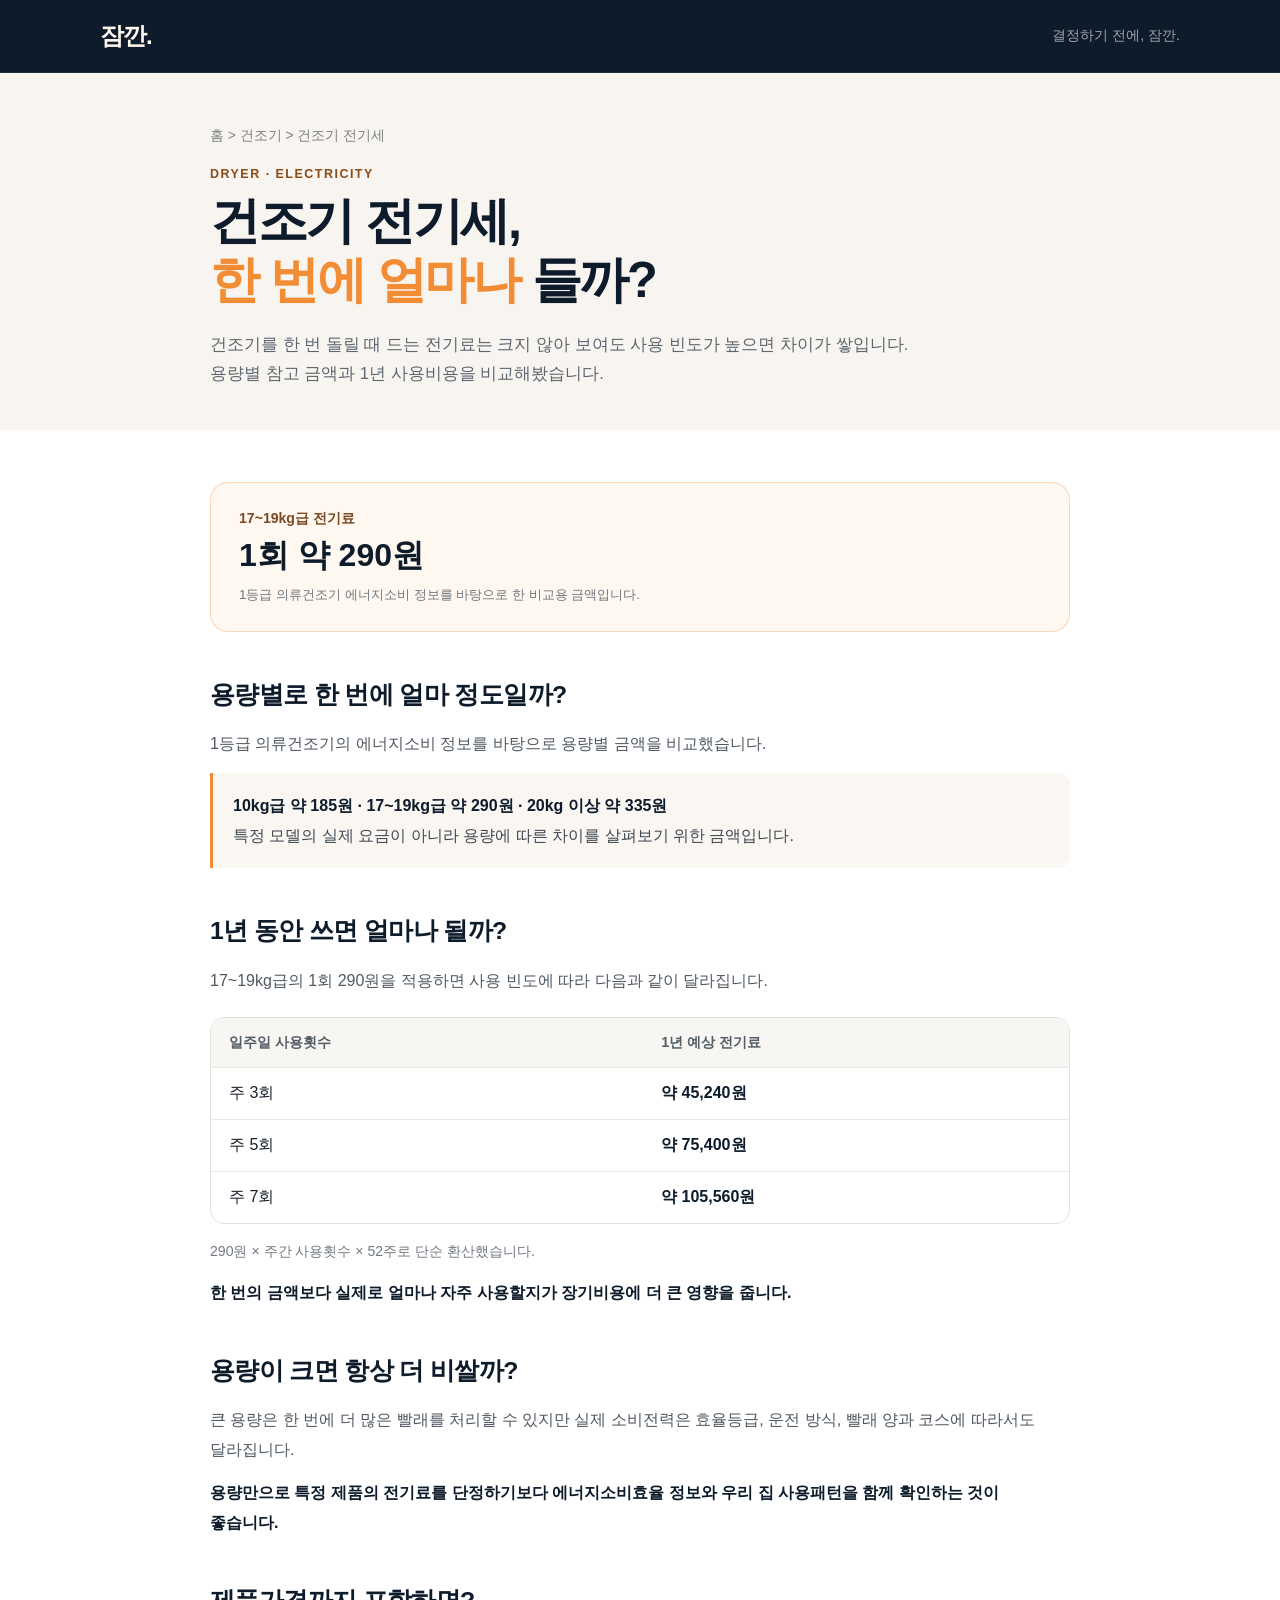
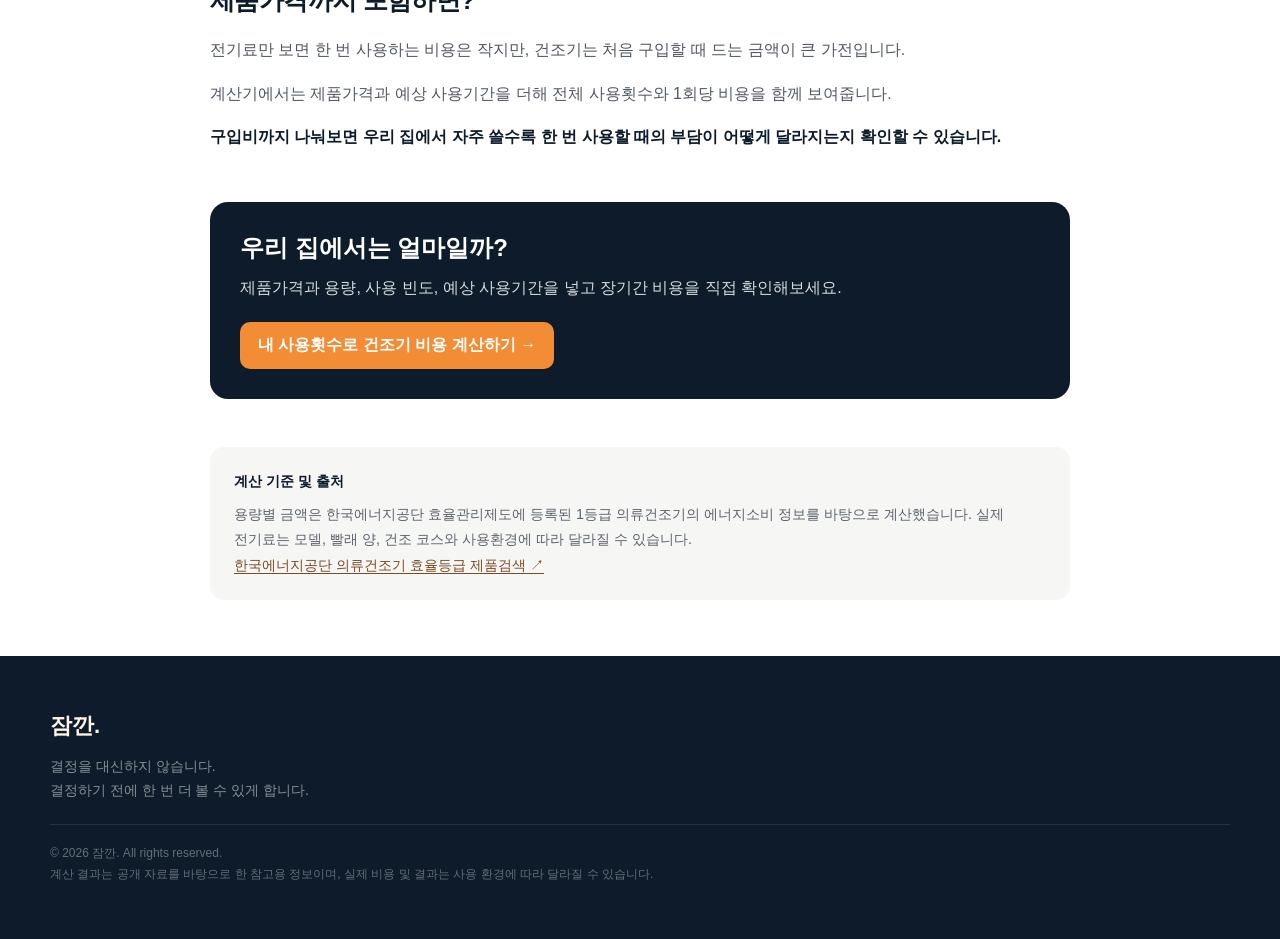
<file: dryer/electricity/index.html>
<!DOCTYPE html>
<html lang="ko">
<head>
<meta charset="utf-8"/>
<meta name="viewport" content="width=device-width, initial-scale=1.0"/>
<title>건조기 전기세 한 번에 얼마일까? 용량별 예상 전기료 | 잠깐.</title>
<meta name="description" content="건조기 전기세는 한 번에 얼마나 들까요? 10kg급, 17~19kg급, 20kg 이상 용량별 대표 전기료와 사용횟수에 따른 예상 비용을 비교해보세요."/>
<link rel="canonical" href="https://jamkkan.me/dryer/electricity/"/>
<meta property="og:title" content="건조기 전기세 한 번에 얼마일까? 용량별 예상 전기료 | 잠깐."/>
<meta property="og:description" content="건조기 전기세는 한 번에 얼마나 들까요? 10kg급, 17~19kg급, 20kg 이상 용량별 대표 전기료와 사용횟수에 따른 예상 비용을 비교해보세요."/>
<meta property="og:url" content="https://jamkkan.me/dryer/electricity/"/>
<meta property="og:type" content="website"/>
<link rel="stylesheet" href="../../assets/css/style.css"/>
<link rel="stylesheet" href="../../assets/css/calculator.css"/>
<script type="application/ld+json">{"@context":"https://schema.org","@type":"BreadcrumbList","itemListElement":[{"@type":"ListItem","position":1,"name":"홈","item":"https://jamkkan.me/"},{"@type":"ListItem","position":2,"name":"건조기","item":"https://jamkkan.me/dryer/"},{"@type":"ListItem","position":3,"name":"건조기 전기세","item":"https://jamkkan.me/dryer/electricity/"}]}</script>
<style>
.info-hero{padding:54px 0 42px;background:#f8f5f1}.breadcrumb{margin:0 0 22px;color:#7b7f84;font-size:.86rem}.breadcrumb a{color:inherit;text-decoration:none}.info-eyebrow{margin:0 0 10px;color:#8a4b18;font-size:.78rem;font-weight:800;letter-spacing:.12em}.info-hero h1{max-width:760px;margin:0;color:#0D1B2A;font-size:clamp(2rem,4.5vw,3.15rem);line-height:1.18;letter-spacing:-.045em}.info-hero h1 span{color:#F28D35}.info-lead{max-width:720px;margin:20px 0 0;color:#5e6670;font-size:1.04rem;line-height:1.75}.info-body{padding:52px 0 56px}.article-wrap{max-width:860px;margin:0 auto}.key-result{margin:0 0 46px;padding:26px 28px;border:1px solid rgba(242,141,53,.3);border-radius:18px;background:#fff8f0}.key-result span{display:block;color:#7a4a24;font-size:.88rem;font-weight:700}.key-result strong{display:block;margin-top:8px;color:#0D1B2A;font-size:2rem;line-height:1.2}.key-result small{display:block;margin-top:9px;color:#70777e;line-height:1.6}.article-section{padding:0 0 46px}.article-section h2{margin:0 0 18px;color:#0D1B2A;font-size:1.55rem;line-height:1.35;letter-spacing:-.025em}.article-section p{margin:0;color:#505962;line-height:1.85}.article-section p+p{margin-top:14px}.article-section strong{color:#0D1B2A}.cost-table{width:100%;margin:22px 0 14px;border-collapse:separate;border-spacing:0;border:1px solid #e4e1dd;border-radius:14px;overflow:hidden;background:#fff}.cost-table th,.cost-table td{padding:15px 18px;border-bottom:1px solid #ece9e5;text-align:left}.cost-table th{background:#f8f6f3;color:#555e67;font-size:.9rem}.cost-table td:last-child{font-weight:700;color:#0D1B2A}.cost-table tr:last-child td{border-bottom:0}.compare-note{font-size:.88rem;color:#727980!important}.article-callout{margin:18px 0 0;padding:18px 20px;border-left:3px solid #F28D35;border-radius:0 12px 12px 0;background:#faf7f3;color:#3f4851!important}.calc-cta{margin:4px 0 48px;padding:30px;border-radius:18px;background:#0D1B2A;color:#fff}.calc-cta h2{margin:0 0 10px;color:#fff;font-size:1.5rem}.calc-cta p{margin:0 0 20px;color:#d6dbe0;line-height:1.75}.calc-cta a{display:inline-flex;padding:13px 18px;border-radius:10px;background:#F28D35;color:#fff;font-weight:800;text-decoration:none}.source-box{padding:22px 24px;border-radius:14px;background:#f6f6f5;color:#5c646c;font-size:.9rem;line-height:1.75}.source-box strong{display:block;margin-bottom:8px;color:#0D1B2A}.source-link{color:#7a4a24;text-decoration:underline;text-underline-offset:3px}.footer{margin-top:0;background:#0D1B2A;color:#fff}.footer .footer-inner{width:min(1180px,calc(100% - 48px));max-width:1180px;margin:0 auto;padding:55px 0}.footer strong{color:#FFF4E6;font-size:22px}.footer p{margin:14px 0 0;color:rgba(255,255,255,.5);font-size:14px;line-height:1.7}.footer .footer-legal{margin-top:22px!important;padding-top:18px;border-top:1px solid rgba(255,255,255,.10);font-size:12px;line-height:1.7!important;color:rgba(255,255,255,.36)!important}@media(max-width:640px){.info-hero{padding:38px 0 32px}.info-body{padding:38px 0 54px}.key-result{padding:22px}.key-result strong{font-size:1.7rem}.cost-table th,.cost-table td{padding:13px 12px}.calc-cta{padding:24px}}
</style>
<script defer src="../../assets/js/analytics.js"></script>
</head>
<body>
<header class="header"><div class="container header-inner"><a class="logo" href="../../">잠깐.</a><span class="header-message">결정하기 전에, 잠깐.</span></div></header>
<main>
<section class="info-hero"><div class="container article-wrap">
<p class="breadcrumb"><a href="../../">홈</a> &gt; <a href="../">건조기</a> &gt; 건조기 전기세</p>
<p class="info-eyebrow">DRYER · ELECTRICITY</p>
<h1>건조기 전기세,<br/><span>한 번에 얼마나</span> 들까?</h1>
<p class="info-lead">건조기를 한 번 돌릴 때 드는 전기료는 크지 않아 보여도 사용 빈도가 높으면 차이가 쌓입니다. 용량별 참고 금액과 1년 사용비용을 비교해봤습니다.</p>
</div></section>
<section class="info-body"><div class="container article-wrap">
<div class="key-result"><span>17~19kg급 전기료</span><strong>1회 약 290원</strong><small>1등급 의류건조기 에너지소비 정보를 바탕으로 한 비교용 금액입니다.</small></div>
<section class="article-section"><h2>용량별로 한 번에 얼마 정도일까?</h2><p>1등급 의류건조기의 에너지소비 정보를 바탕으로 용량별 금액을 비교했습니다.</p><p class="article-callout"><strong>10kg급 약 185원 · 17~19kg급 약 290원 · 20kg 이상 약 335원</strong><br/>특정 모델의 실제 요금이 아니라 용량에 따른 차이를 살펴보기 위한 금액입니다.</p></section>
<section class="article-section"><h2>1년 동안 쓰면 얼마나 될까?</h2><p>17~19kg급의 1회 290원을 적용하면 사용 빈도에 따라 다음과 같이 달라집니다.</p><table class="cost-table"><thead><tr><th>일주일 사용횟수</th><th>1년 예상 전기료</th></tr></thead><tbody><tr><td>주 3회</td><td>약 45,240원</td></tr><tr><td>주 5회</td><td>약 75,400원</td></tr><tr><td>주 7회</td><td>약 105,560원</td></tr></tbody></table><p class="compare-note">290원 × 주간 사용횟수 × 52주로 단순 환산했습니다.</p><p><strong>한 번의 금액보다 실제로 얼마나 자주 사용할지가 장기비용에 더 큰 영향을 줍니다.</strong></p></section>
<section class="article-section"><h2>용량이 크면 항상 더 비쌀까?</h2><p>큰 용량은 한 번에 더 많은 빨래를 처리할 수 있지만 실제 소비전력은 효율등급, 운전 방식, 빨래 양과 코스에 따라서도 달라집니다.</p><p><strong>용량만으로 특정 제품의 전기료를 단정하기보다 에너지소비효율 정보와 우리 집 사용패턴을 함께 확인하는 것이 좋습니다.</strong></p></section>
<section class="article-section"><h2>제품가격까지 포함하면?</h2><p>전기료만 보면 한 번 사용하는 비용은 작지만, 건조기는 처음 구입할 때 드는 금액이 큰 가전입니다.</p><p>계산기에서는 제품가격과 예상 사용기간을 더해 전체 사용횟수와 1회당 비용을 함께 보여줍니다.</p><p><strong>구입비까지 나눠보면 우리 집에서 자주 쓸수록 한 번 사용할 때의 부담이 어떻게 달라지는지 확인할 수 있습니다.</strong></p></section>
<div class="calc-cta"><h2>우리 집에서는 얼마일까?</h2><p>제품가격과 용량, 사용 빈도, 예상 사용기간을 넣고 장기간 비용을 직접 확인해보세요.</p><a href="../">내 사용횟수로 건조기 비용 계산하기 →</a></div>
<div class="source-box"><strong>계산 기준 및 출처</strong>용량별 금액은 한국에너지공단 효율관리제도에 등록된 1등급 의류건조기의 에너지소비 정보를 바탕으로 계산했습니다. 실제 전기료는 모델, 빨래 양, 건조 코스와 사용환경에 따라 달라질 수 있습니다.<br/><a class="source-link" href="https://eep.energy.or.kr/certification/certi_list_269.aspx" target="_blank" rel="noopener noreferrer">한국에너지공단 의류건조기 효율등급 제품검색 ↗</a></div>
</div></section>
</main>
<footer class="footer"><div class="container footer-inner"><strong>잠깐.</strong><p>결정을 대신하지 않습니다.<br/>결정하기 전에 한 번 더 볼 수 있게 합니다.</p><p class="footer-legal">© 2026 잠깐. All rights reserved.<br/>계산 결과는 공개 자료를 바탕으로 한 참고용 정보이며, 실제 비용 및 결과는 사용 환경에 따라 달라질 수 있습니다.</p></div></footer>
<script src="../../assets/js/common.js"></script>
</body></html>
</file>
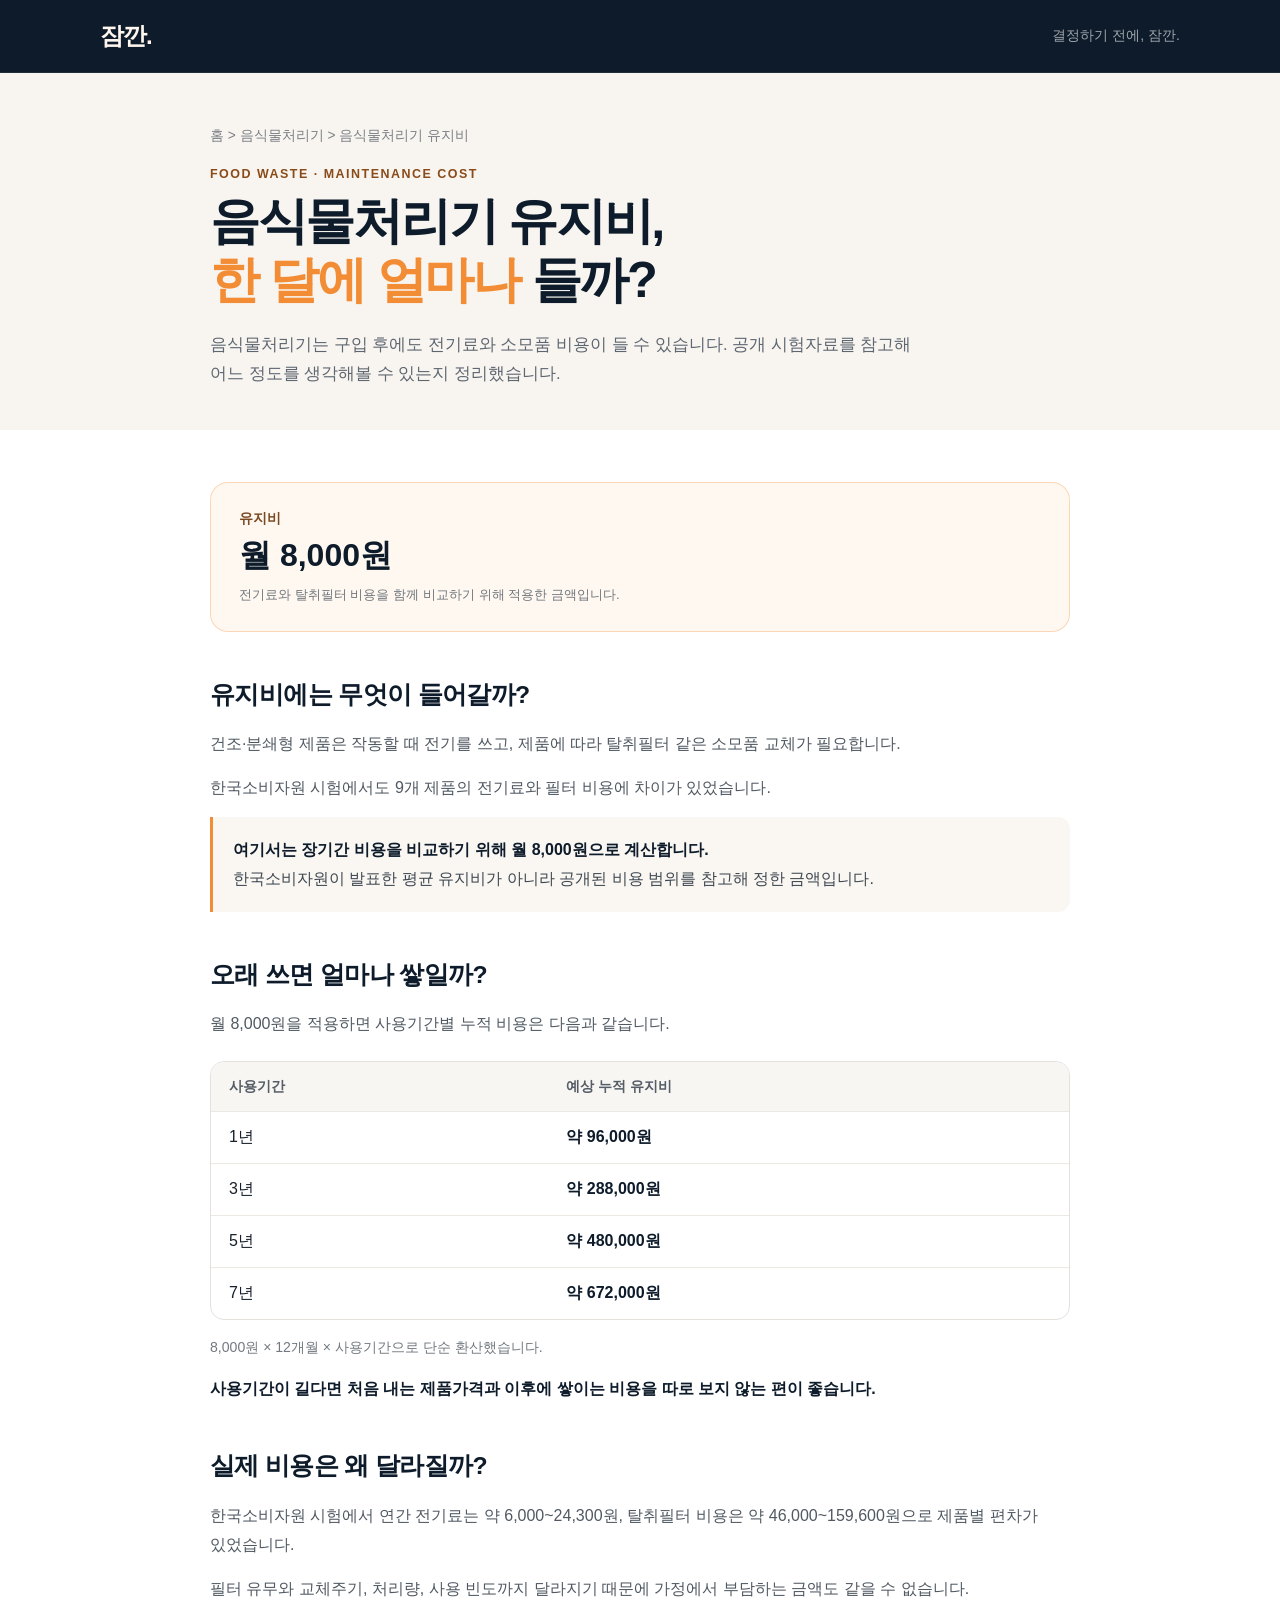
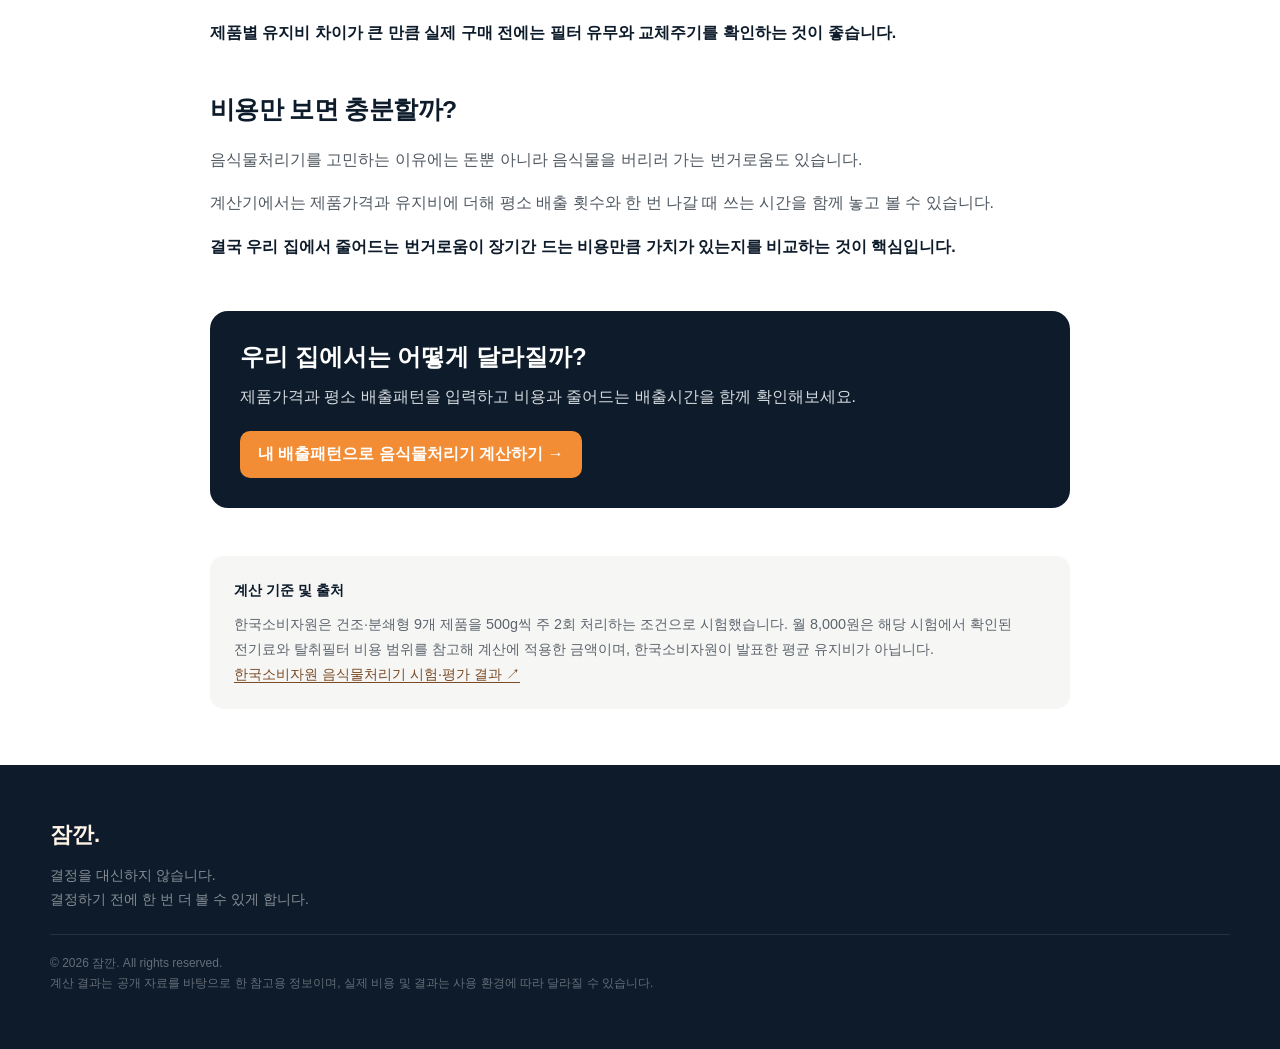
<file: food-waste/maintenance-cost/index.html>
<!DOCTYPE html>
<html lang="ko">
<head>
<meta charset="utf-8"/>
<meta name="viewport" content="width=device-width, initial-scale=1.0"/>
<title>음식물처리기 유지비 한 달에 얼마일까? 월 8천원으로 계산 | 잠깐.</title>
<meta name="description" content="음식물처리기 유지비는 한 달에 얼마나 들까요? 한국소비자원 시험자료의 전기료와 탈취필터 비용 범위를 참고해 월 8,000원으로 계산한 장기간 누적비용을 확인해보세요."/>
<link rel="canonical" href="https://jamkkan.me/food-waste/maintenance-cost/"/>
<meta property="og:title" content="음식물처리기 유지비 한 달에 얼마일까? 월 8천원으로 계산 | 잠깐."/>
<meta property="og:description" content="음식물처리기 유지비는 한 달에 얼마나 들까요? 한국소비자원 시험자료의 전기료와 탈취필터 비용 범위를 참고해 월 8,000원으로 계산한 장기간 누적비용을 확인해보세요."/>
<meta property="og:url" content="https://jamkkan.me/food-waste/maintenance-cost/"/>
<meta property="og:type" content="website"/>
<link rel="stylesheet" href="../../assets/css/style.css"/>
<link rel="stylesheet" href="../../assets/css/calculator.css"/>
<script type="application/ld+json">{"@context":"https://schema.org","@type":"BreadcrumbList","itemListElement":[{"@type":"ListItem","position":1,"name":"홈","item":"https://jamkkan.me/"},{"@type":"ListItem","position":2,"name":"음식물처리기","item":"https://jamkkan.me/food-waste/"},{"@type":"ListItem","position":3,"name":"음식물처리기 유지비","item":"https://jamkkan.me/food-waste/maintenance-cost/"}]}</script>
<style>
.info-hero{padding:54px 0 42px;background:#f8f5f1}.breadcrumb{margin:0 0 22px;color:#7b7f84;font-size:.86rem}.breadcrumb a{color:inherit;text-decoration:none}.info-eyebrow{margin:0 0 10px;color:#8a4b18;font-size:.78rem;font-weight:800;letter-spacing:.12em}.info-hero h1{max-width:760px;margin:0;color:#0D1B2A;font-size:clamp(2rem,4.5vw,3.15rem);line-height:1.18;letter-spacing:-.045em}.info-hero h1 span{color:#F28D35}.info-lead{max-width:720px;margin:20px 0 0;color:#5e6670;font-size:1.04rem;line-height:1.75}.info-body{padding:52px 0 56px}.article-wrap{max-width:860px;margin:0 auto}.key-result{margin:0 0 46px;padding:26px 28px;border:1px solid rgba(242,141,53,.3);border-radius:18px;background:#fff8f0}.key-result span{display:block;color:#7a4a24;font-size:.88rem;font-weight:700}.key-result strong{display:block;margin-top:8px;color:#0D1B2A;font-size:2rem;line-height:1.2}.key-result small{display:block;margin-top:9px;color:#70777e;line-height:1.6}.article-section{padding:0 0 46px}.article-section h2{margin:0 0 18px;color:#0D1B2A;font-size:1.55rem;line-height:1.35;letter-spacing:-.025em}.article-section p{margin:0;color:#505962;line-height:1.85}.article-section p+p{margin-top:14px}.article-section strong{color:#0D1B2A}.cost-table{width:100%;margin:22px 0 14px;border-collapse:separate;border-spacing:0;border:1px solid #e4e1dd;border-radius:14px;overflow:hidden;background:#fff}.cost-table th,.cost-table td{padding:15px 18px;border-bottom:1px solid #ece9e5;text-align:left}.cost-table th{background:#f8f6f3;color:#555e67;font-size:.9rem}.cost-table td:last-child{font-weight:700;color:#0D1B2A}.cost-table tr:last-child td{border-bottom:0}.compare-note{font-size:.88rem;color:#727980!important}.article-callout{margin:18px 0 0;padding:18px 20px;border-left:3px solid #F28D35;border-radius:0 12px 12px 0;background:#faf7f3;color:#3f4851!important}.calc-cta{margin:4px 0 48px;padding:30px;border-radius:18px;background:#0D1B2A;color:#fff}.calc-cta h2{margin:0 0 10px;color:#fff;font-size:1.5rem}.calc-cta p{margin:0 0 20px;color:#d6dbe0;line-height:1.75}.calc-cta a{display:inline-flex;padding:13px 18px;border-radius:10px;background:#F28D35;color:#fff;font-weight:800;text-decoration:none}.source-box{padding:22px 24px;border-radius:14px;background:#f6f6f5;color:#5c646c;font-size:.9rem;line-height:1.75}.source-box strong{display:block;margin-bottom:8px;color:#0D1B2A}.source-link{color:#7a4a24;text-decoration:underline;text-underline-offset:3px}.footer{margin-top:0;background:#0D1B2A;color:#fff}.footer .footer-inner{width:min(1180px,calc(100% - 48px));max-width:1180px;margin:0 auto;padding:55px 0}.footer strong{color:#FFF4E6;font-size:22px}.footer p{margin:14px 0 0;color:rgba(255,255,255,.5);font-size:14px;line-height:1.7}.footer .footer-legal{margin-top:22px!important;padding-top:18px;border-top:1px solid rgba(255,255,255,.10);font-size:12px;line-height:1.7!important;color:rgba(255,255,255,.36)!important}@media(max-width:640px){.info-hero{padding:38px 0 32px}.info-body{padding:38px 0 54px}.key-result{padding:22px}.key-result strong{font-size:1.7rem}.cost-table th,.cost-table td{padding:13px 12px}.calc-cta{padding:24px}}
</style>
<script defer src="../../assets/js/analytics.js"></script>
</head>
<body>
<header class="header"><div class="container header-inner"><a class="logo" href="../../">잠깐.</a><span class="header-message">결정하기 전에, 잠깐.</span></div></header>
<main>
<section class="info-hero"><div class="container article-wrap">
<p class="breadcrumb"><a href="../../">홈</a> &gt; <a href="../">음식물처리기</a> &gt; 음식물처리기 유지비</p>
<p class="info-eyebrow">FOOD WASTE · MAINTENANCE COST</p>
<h1>음식물처리기 유지비,<br/><span>한 달에 얼마나</span> 들까?</h1>
<p class="info-lead">음식물처리기는 구입 후에도 전기료와 소모품 비용이 들 수 있습니다. 공개 시험자료를 참고해 어느 정도를 생각해볼 수 있는지 정리했습니다.</p>
</div></section>
<section class="info-body"><div class="container article-wrap">
<div class="key-result"><span>유지비</span><strong>월 8,000원</strong><small>전기료와 탈취필터 비용을 함께 비교하기 위해 적용한 금액입니다.</small></div>
<section class="article-section"><h2>유지비에는 무엇이 들어갈까?</h2><p>건조·분쇄형 제품은 작동할 때 전기를 쓰고, 제품에 따라 탈취필터 같은 소모품 교체가 필요합니다.</p><p>한국소비자원 시험에서도 9개 제품의 전기료와 필터 비용에 차이가 있었습니다.</p><p class="article-callout"><strong>여기서는 장기간 비용을 비교하기 위해 월 8,000원으로 계산합니다.</strong><br/>한국소비자원이 발표한 평균 유지비가 아니라 공개된 비용 범위를 참고해 정한 금액입니다.</p></section>
<section class="article-section"><h2>오래 쓰면 얼마나 쌓일까?</h2><p>월 8,000원을 적용하면 사용기간별 누적 비용은 다음과 같습니다.</p><table class="cost-table"><thead><tr><th>사용기간</th><th>예상 누적 유지비</th></tr></thead><tbody><tr><td>1년</td><td>약 96,000원</td></tr><tr><td>3년</td><td>약 288,000원</td></tr><tr><td>5년</td><td>약 480,000원</td></tr><tr><td>7년</td><td>약 672,000원</td></tr></tbody></table><p class="compare-note">8,000원 × 12개월 × 사용기간으로 단순 환산했습니다.</p><p><strong>사용기간이 길다면 처음 내는 제품가격과 이후에 쌓이는 비용을 따로 보지 않는 편이 좋습니다.</strong></p></section>
<section class="article-section"><h2>실제 비용은 왜 달라질까?</h2><p>한국소비자원 시험에서 연간 전기료는 약 6,000~24,300원, 탈취필터 비용은 약 46,000~159,600원으로 제품별 편차가 있었습니다.</p><p>필터 유무와 교체주기, 처리량, 사용 빈도까지 달라지기 때문에 가정에서 부담하는 금액도 같을 수 없습니다.</p><p><strong>제품별 유지비 차이가 큰 만큼 실제 구매 전에는 필터 유무와 교체주기를 확인하는 것이 좋습니다.</strong></p></section>
<section class="article-section"><h2>비용만 보면 충분할까?</h2><p>음식물처리기를 고민하는 이유에는 돈뿐 아니라 음식물을 버리러 가는 번거로움도 있습니다.</p><p>계산기에서는 제품가격과 유지비에 더해 평소 배출 횟수와 한 번 나갈 때 쓰는 시간을 함께 놓고 볼 수 있습니다.</p><p><strong>결국 우리 집에서 줄어드는 번거로움이 장기간 드는 비용만큼 가치가 있는지를 비교하는 것이 핵심입니다.</strong></p></section>
<div class="calc-cta"><h2>우리 집에서는 어떻게 달라질까?</h2><p>제품가격과 평소 배출패턴을 입력하고 비용과 줄어드는 배출시간을 함께 확인해보세요.</p><a href="../">내 배출패턴으로 음식물처리기 계산하기 →</a></div>
<div class="source-box"><strong>계산 기준 및 출처</strong>한국소비자원은 건조·분쇄형 9개 제품을 500g씩 주 2회 처리하는 조건으로 시험했습니다. 월 8,000원은 해당 시험에서 확인된 전기료와 탈취필터 비용 범위를 참고해 계산에 적용한 금액이며, 한국소비자원이 발표한 평균 유지비가 아닙니다.<br/><a class="source-link" href="https://www.kca.go.kr/kca/sub.do?menukey=5293&amp;mode=view&amp;no=1003809028" target="_blank" rel="noopener noreferrer">한국소비자원 음식물처리기 시험·평가 결과 ↗</a></div>
</div></section>
</main>
<footer class="footer"><div class="container footer-inner"><strong>잠깐.</strong><p>결정을 대신하지 않습니다.<br/>결정하기 전에 한 번 더 볼 수 있게 합니다.</p><p class="footer-legal">© 2026 잠깐. All rights reserved.<br/>계산 결과는 공개 자료를 바탕으로 한 참고용 정보이며, 실제 비용 및 결과는 사용 환경에 따라 달라질 수 있습니다.</p></div></footer>
<script src="../../assets/js/common.js"></script>
</body></html>
</file>
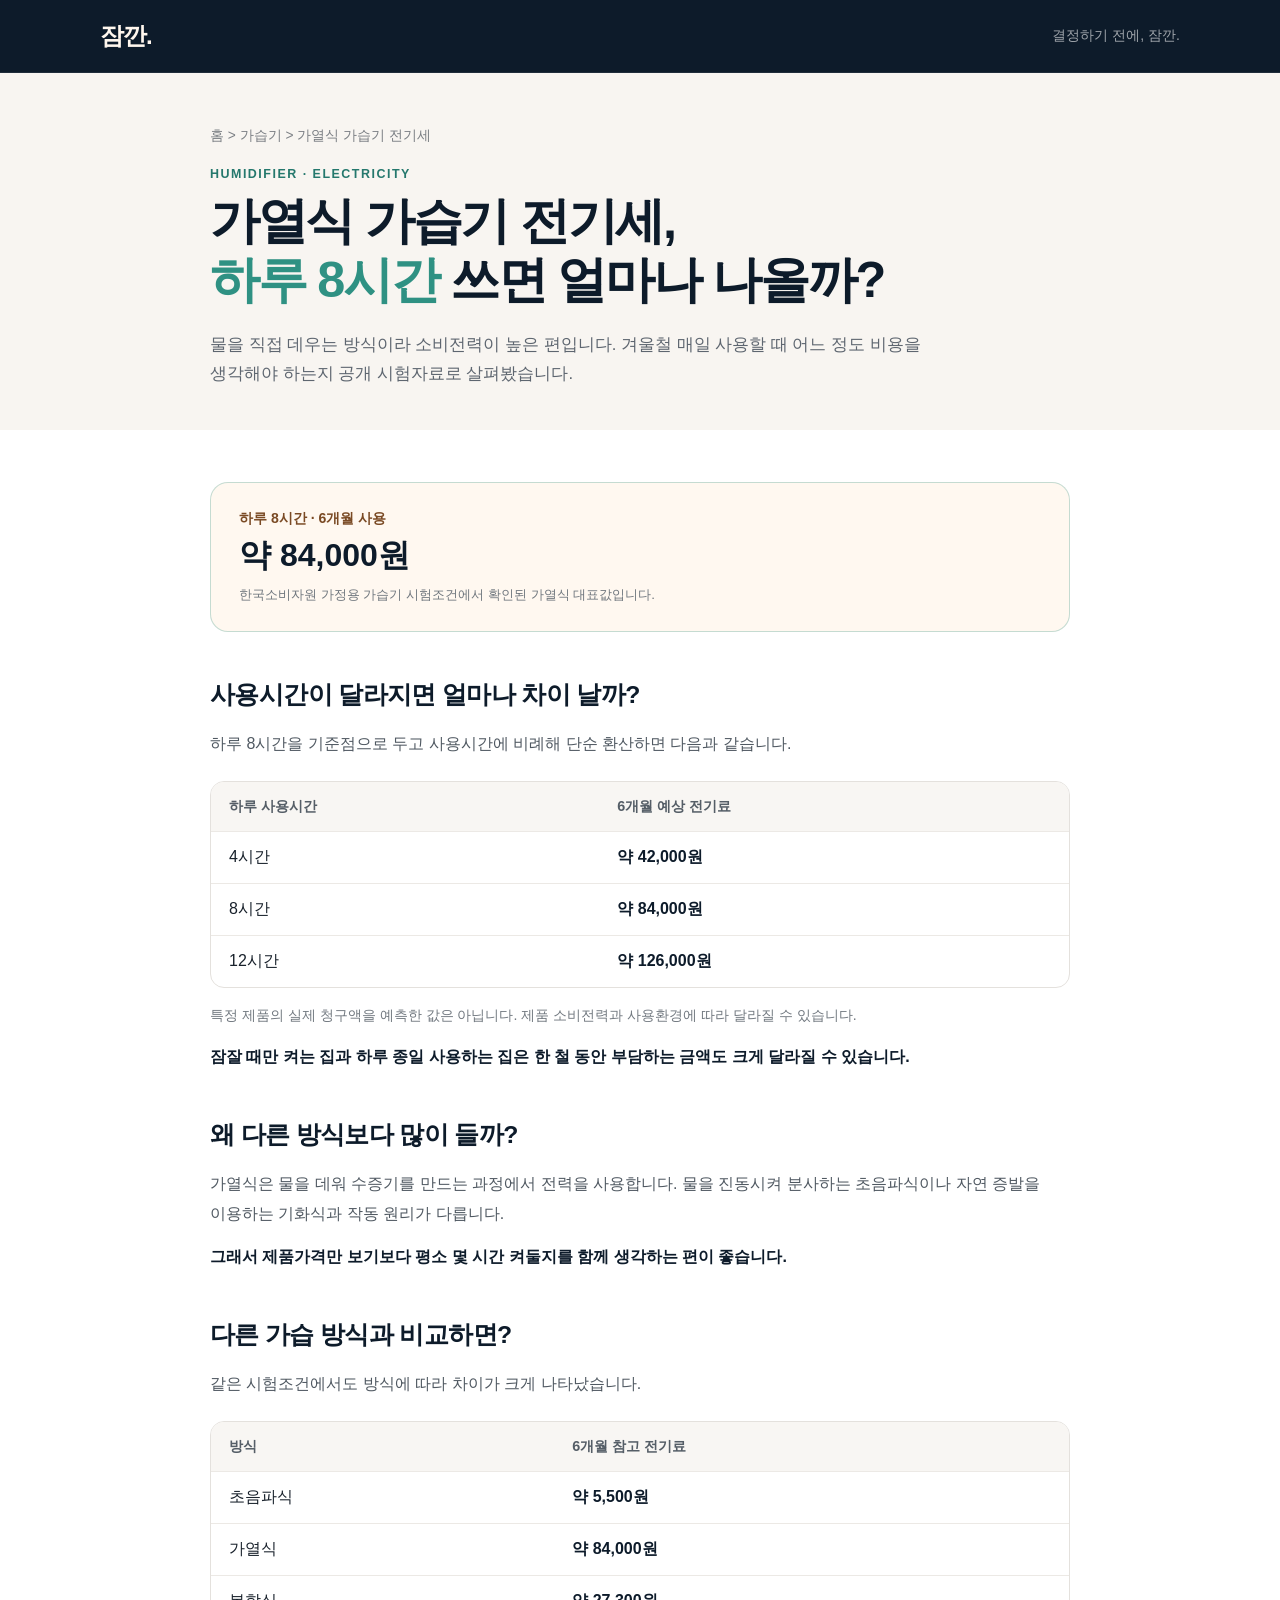
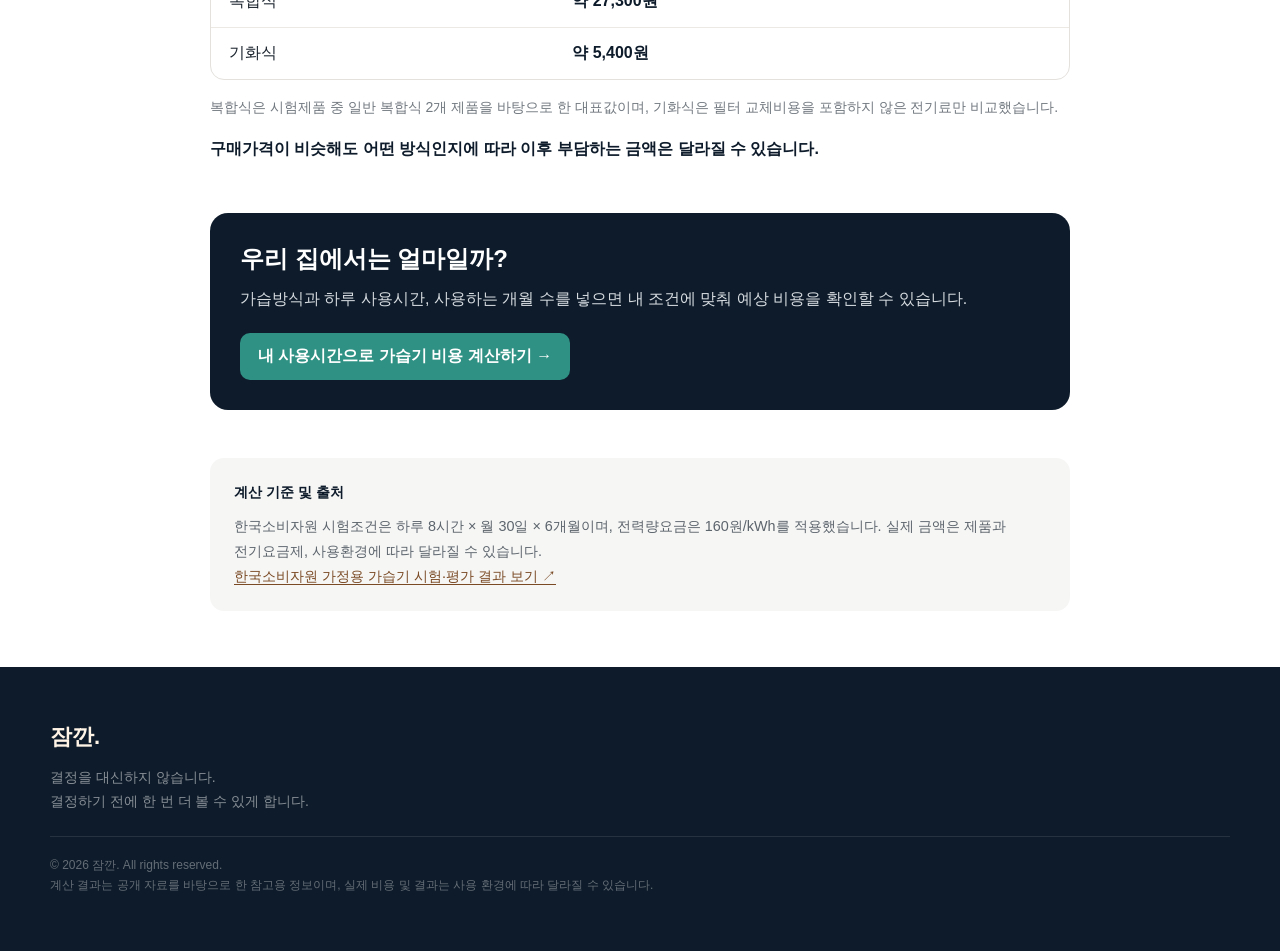
<file: humidifier/heated-electricity/index.html>
<!DOCTYPE html>
<html lang="ko">
<head>
<meta charset="utf-8"/>
<meta name="viewport" content="width=device-width, initial-scale=1.0"/>
<title>가열식 가습기 전기세 얼마나 나올까? 하루 8시간 기준 계산 | 잠깐.</title>
<meta name="description" content="가열식 가습기를 하루 8시간 사용하면 전기세는 얼마나 나올까요? 한국소비자원 시험자료를 바탕으로 4시간·8시간·12시간 사용 시 예상 전기료를 비교해보세요."/>
<link rel="canonical" href="https://jamkkan.me/humidifier/heated-electricity/"/>
<meta property="og:title" content="가열식 가습기 전기세 얼마나 나올까? 하루 8시간 기준 계산 | 잠깐."/>
<meta property="og:description" content="가열식 가습기를 하루 8시간 사용하면 전기세는 얼마나 나올까요? 한국소비자원 시험자료를 바탕으로 4시간·8시간·12시간 사용 시 예상 전기료를 비교해보세요."/>
<meta property="og:url" content="https://jamkkan.me/humidifier/heated-electricity/"/>
<meta property="og:type" content="website"/>
<link rel="stylesheet" href="../../assets/css/style.css"/>
<link rel="stylesheet" href="../../assets/css/calculator.css"/>
<script type="application/ld+json">{"@context":"https://schema.org","@type":"BreadcrumbList","itemListElement":[{"@type":"ListItem","position":1,"name":"홈","item":"https://jamkkan.me/"},{"@type":"ListItem","position":2,"name":"가습기","item":"https://jamkkan.me/humidifier/"},{"@type":"ListItem","position":3,"name":"가열식 가습기 전기세","item":"https://jamkkan.me/humidifier/heated-electricity/"}]}</script>
<style>
.info-hero{padding:54px 0 42px;background:#f8f5f1}.breadcrumb{margin:0 0 22px;color:#7b7f84;font-size:.86rem}.breadcrumb a{color:inherit;text-decoration:none}.info-eyebrow{margin:0 0 10px;color:#25786d;font-size:.78rem;font-weight:800;letter-spacing:.12em}.info-hero h1{max-width:760px;margin:0;color:#0D1B2A;font-size:clamp(2rem,4.5vw,3.15rem);line-height:1.18;letter-spacing:-.045em}.info-hero h1 span{color:#2F9183}.info-lead{max-width:720px;margin:20px 0 0;color:#5e6670;font-size:1.04rem;line-height:1.75}.info-body{padding:52px 0 56px}.article-wrap{max-width:860px;margin:0 auto}.key-result{margin:0 0 46px;padding:26px 28px;border:1px solid rgba(47,145,131,.28);border-radius:18px;background:#fff8f0}.key-result span{display:block;color:#7a4a24;font-size:.88rem;font-weight:700}.key-result strong{display:block;margin-top:8px;color:#0D1B2A;font-size:2rem;line-height:1.2}.key-result small{display:block;margin-top:9px;color:#70777e;line-height:1.6}.article-section{padding:0 0 46px}.article-section h2{margin:0 0 18px;color:#0D1B2A;font-size:1.55rem;line-height:1.35;letter-spacing:-.025em}.article-section p{margin:0;color:#505962;line-height:1.85}.article-section p+p{margin-top:14px}.article-section strong{color:#0D1B2A}.cost-table{width:100%;margin:22px 0 14px;border-collapse:separate;border-spacing:0;border:1px solid #e4e1dd;border-radius:14px;overflow:hidden;background:#fff}.cost-table th,.cost-table td{padding:15px 18px;border-bottom:1px solid #ece9e5;text-align:left}.cost-table th{background:#f8f6f3;color:#555e67;font-size:.9rem}.cost-table td:last-child{font-weight:700;color:#0D1B2A}.cost-table tr:last-child td{border-bottom:0}.compare-note{font-size:.88rem;color:#727980!important}.article-callout{margin:18px 0 0;padding:18px 20px;border-left:3px solid #2F9183;border-radius:0 12px 12px 0;background:#faf7f3;color:#3f4851!important}.calc-cta{margin:4px 0 48px;padding:30px;border-radius:18px;background:#0D1B2A;color:#fff}.calc-cta h2{margin:0 0 10px;color:#fff;font-size:1.5rem}.calc-cta p{margin:0 0 20px;color:#d6dbe0;line-height:1.75}.calc-cta a{display:inline-flex;padding:13px 18px;border-radius:10px;background:#2F9183;color:#fff;font-weight:800;text-decoration:none}.source-box{padding:22px 24px;border-radius:14px;background:#f6f6f5;color:#5c646c;font-size:.9rem;line-height:1.75}.source-box strong{display:block;margin-bottom:8px;color:#0D1B2A}.source-link{color:#7a4a24;text-decoration:underline;text-underline-offset:3px}.footer{margin-top:0;background:#0D1B2A;color:#fff}.footer .footer-inner{width:min(1180px,calc(100% - 48px));max-width:1180px;margin:0 auto;padding:55px 0}.footer strong{color:#FFF4E6;font-size:22px}.footer p{margin:14px 0 0;color:rgba(255,255,255,.5);font-size:14px;line-height:1.7}.footer .footer-legal{margin-top:22px!important;padding-top:18px;border-top:1px solid rgba(255,255,255,.10);font-size:12px;line-height:1.7!important;color:rgba(255,255,255,.36)!important}@media(max-width:640px){.info-hero{padding:38px 0 32px}.info-body{padding:38px 0 54px}.key-result{padding:22px}.key-result strong{font-size:1.7rem}.cost-table th,.cost-table td{padding:13px 12px}.calc-cta{padding:24px}}
</style>
<script defer src="../../assets/js/analytics.js"></script>
</head>
<body>
<header class="header"><div class="container header-inner"><a class="logo" href="../../">잠깐.</a><span class="header-message">결정하기 전에, 잠깐.</span></div></header>
<main>
<section class="info-hero"><div class="container article-wrap">
<p class="breadcrumb"><a href="../../">홈</a> &gt; <a href="../">가습기</a> &gt; 가열식 가습기 전기세</p>
<p class="info-eyebrow">HUMIDIFIER · ELECTRICITY</p>
<h1>가열식 가습기 전기세,<br/><span>하루 8시간</span> 쓰면 얼마나 나올까?</h1>
<p class="info-lead">물을 직접 데우는 방식이라 소비전력이 높은 편입니다. 겨울철 매일 사용할 때 어느 정도 비용을 생각해야 하는지 공개 시험자료로 살펴봤습니다.</p>
</div></section>

<section class="info-body"><div class="container article-wrap">
<div class="key-result"><span>하루 8시간 · 6개월 사용</span><strong>약 84,000원</strong><small>한국소비자원 가정용 가습기 시험조건에서 확인된 가열식 대표값입니다.</small></div>

<section class="article-section">
<h2>사용시간이 달라지면 얼마나 차이 날까?</h2>
<p>하루 8시간을 기준점으로 두고 사용시간에 비례해 단순 환산하면 다음과 같습니다.</p>
<table class="cost-table"><thead><tr><th>하루 사용시간</th><th>6개월 예상 전기료</th></tr></thead><tbody>
<tr><td>4시간</td><td>약 42,000원</td></tr>
<tr><td>8시간</td><td>약 84,000원</td></tr>
<tr><td>12시간</td><td>약 126,000원</td></tr>
</tbody></table>
<p class="compare-note">특정 제품의 실제 청구액을 예측한 값은 아닙니다. 제품 소비전력과 사용환경에 따라 달라질 수 있습니다.</p>
<p><strong>잠잘 때만 켜는 집과 하루 종일 사용하는 집은 한 철 동안 부담하는 금액도 크게 달라질 수 있습니다.</strong></p>
</section>

<section class="article-section">
<h2>왜 다른 방식보다 많이 들까?</h2>
<p>가열식은 물을 데워 수증기를 만드는 과정에서 전력을 사용합니다. 물을 진동시켜 분사하는 초음파식이나 자연 증발을 이용하는 기화식과 작동 원리가 다릅니다.</p>
<p><strong>그래서 제품가격만 보기보다 평소 몇 시간 켜둘지를 함께 생각하는 편이 좋습니다.</strong></p>
</section>

<section class="article-section">
<h2>다른 가습 방식과 비교하면?</h2>
<p>같은 시험조건에서도 방식에 따라 차이가 크게 나타났습니다.</p>
<table class="cost-table"><thead><tr><th>방식</th><th>6개월 참고 전기료</th></tr></thead><tbody>
<tr><td>초음파식</td><td>약 5,500원</td></tr>
<tr><td>가열식</td><td>약 84,000원</td></tr>
<tr><td>복합식</td><td>약 27,300원</td></tr>
<tr><td>기화식</td><td>약 5,400원</td></tr>
</tbody></table>
<p class="compare-note">복합식은 시험제품 중 일반 복합식 2개 제품을 바탕으로 한 대표값이며, 기화식은 필터 교체비용을 포함하지 않은 전기료만 비교했습니다.</p>
<p><strong>구매가격이 비슷해도 어떤 방식인지에 따라 이후 부담하는 금액은 달라질 수 있습니다.</strong></p>
</section>

<div class="calc-cta"><h2>우리 집에서는 얼마일까?</h2><p>가습방식과 하루 사용시간, 사용하는 개월 수를 넣으면 내 조건에 맞춰 예상 비용을 확인할 수 있습니다.</p><a href="../">내 사용시간으로 가습기 비용 계산하기 →</a></div>

<div class="source-box"><strong>계산 기준 및 출처</strong>한국소비자원 시험조건은 하루 8시간 × 월 30일 × 6개월이며, 전력량요금은 160원/kWh를 적용했습니다. 실제 금액은 제품과 전기요금제, 사용환경에 따라 달라질 수 있습니다.<br/><a class="source-link" href="https://www.kca.go.kr/home/sub.do?menukey=4004&amp;mode=view&amp;no=1003944731" target="_blank" rel="noopener noreferrer">한국소비자원 가정용 가습기 시험·평가 결과 보기 ↗</a></div>
</div></section>
</main>
<footer class="footer"><div class="container footer-inner"><strong>잠깐.</strong><p>결정을 대신하지 않습니다.<br/>결정하기 전에 한 번 더 볼 수 있게 합니다.</p><p class="footer-legal">© 2026 잠깐. All rights reserved.<br/>계산 결과는 공개 자료를 바탕으로 한 참고용 정보이며, 실제 비용 및 결과는 사용 환경에 따라 달라질 수 있습니다.</p></div></footer>
<script src="../../assets/js/common.js"></script>
</body></html>
</file>
<file: assets/css/style.css>
:root {
  --navy: #0D1B2A;
  --orange: #F28D35;
  --cream: #FFF7EE;
  --white: #FFFFFF;
  --text: #18212B;
  --muted: #6E7781;
  --line: #E8E3DC;
}

* {
  box-sizing: border-box;
}

html {
  scroll-behavior: smooth;
}

body {
  margin: 0;
  font-family:
    Pretendard,
    -apple-system,
    BlinkMacSystemFont,
    "Segoe UI",
    sans-serif;
  color: var(--text);
  background: var(--white);
  word-break: keep-all;
}

a {
  color: inherit;
  text-decoration: none;
}

.container {
  width: min(1080px, calc(100% - 40px));
  margin: 0 auto;
}


/* HEADER */

.header {
  border-bottom: 1px solid rgba(255,255,255,.08);
  background: var(--navy);
}

.header-inner {
  height: 72px;
  display: flex;
  align-items: center;
  justify-content: space-between;
}

.logo {
  color: var(--cream);
  font-size: 24px;
  font-weight: 800;
  letter-spacing: -1px;
}

.header-message {
  color: rgba(255,255,255,.6);
  font-size: 14px;
}


/* HERO */

.hero {
  background: var(--navy);
  color: var(--cream);
}

.hero-inner {
  padding: 110px 0 125px;
}

.eyebrow,
.section-label {
  margin: 0 0 20px;
  color: var(--orange);
  font-size: 12px;
  font-weight: 800;
  letter-spacing: 2px;
}

.hero h1 {
  margin: 0;
  font-size: clamp(48px, 8vw, 84px);
  line-height: 1.05;
  letter-spacing: -4px;
  font-weight: 500;
}

.hero h1 strong {
  color: var(--orange);
  font-weight: 800;
}

.hero-description {
  margin: 38px 0 0;
  font-size: 23px;
  line-height: 1.6;
  font-weight: 600;
}

.hero-sub {
  margin: 20px 0 0;
  color: rgba(255,255,255,.58);
  font-size: 16px;
  line-height: 1.7;
}


/* DECISIONS */

.decisions {
  padding: 100px 0 120px;
}

.section-heading {
  margin-bottom: 45px;
}

.section-heading h2,
.principle h2 {
  margin: 0;
  font-size: 40px;
  line-height: 1.25;
  letter-spacing: -2px;
}

.card-grid {
  display: grid;
  grid-template-columns: repeat(3, 1fr);
  gap: 18px;
}

.decision-card {
  min-height: 310px;
  padding: 30px;
  border: 1px solid var(--line);
  border-radius: 20px;
  display: flex;
  flex-direction: column;
  justify-content: space-between;
  transition: transform .2s ease, border-color .2s ease;
}

.active-card:hover {
  transform: translateY(-4px);
  border-color: var(--orange);
}

.card-status {
  display: inline-block;
  margin-bottom: 34px;
  padding: 7px 11px;
  border-radius: 100px;
  background: var(--orange);
  color: white;
  font-size: 12px;
  font-weight: 700;
}

.card-status.muted {
  background: #F1F1F1;
  color: #8A8A8A;
}

.decision-card h3 {
  margin: 0 0 16px;
  font-size: 27px;
  letter-spacing: -1px;
}

.decision-card p {
  margin: 0;
  color: var(--muted);
  line-height: 1.7;
}

.card-link {
  color: var(--orange);
  font-weight: 700;
}


/* PRINCIPLE */

.principle {
  padding: 110px 0;
  background: var(--cream);
}

.principle h2 {
  font-size: 48px;
}

.principle p:last-child {
  margin: 28px 0 0;
  color: var(--muted);
  line-height: 1.8;
}


/* FOOTER */

.footer {
  background: var(--navy);
  color: white;
}

.footer-inner {
  padding: 55px 0;
}

.footer strong {
  font-size: 22px;
  color: var(--cream);
}

.footer p {
  margin: 14px 0 0;
  color: rgba(255,255,255,.5);
  font-size: 14px;
  line-height: 1.7;
}


/* MOBILE */

@media (max-width: 720px) {

  .header-message {
    display: none;
  }

  .hero-inner {
    padding: 80px 0 90px;
  }

  .hero h1 {
    letter-spacing: -2.5px;
  }

  .hero-description {
    font-size: 20px;
  }

  .decisions {
    padding: 75px 0 90px;
  }

  .section-heading h2 {
    font-size: 32px;
  }

  .card-grid {
    grid-template-columns: 1fr;
  }

  .decision-card {
    min-height: 250px;
  }

  .principle {
    padding: 80px 0;
  }

  .principle h2 {
    font-size: 36px;
  }

}

/* ========================================
   COMMON FORM ERROR
======================================== */

.input-wrap input.input-error {
  border-color: #D94B4B;
  background: #FFF9F9;
}

.input-wrap input.input-error:focus {
  border-color: #D94B4B;
  box-shadow: 0 0 0 3px rgba(217, 75, 75, .10);
}

.error-message {
  margin: 10px 0 0;
  color: #C93D3D;
  font-size: 13px;
  line-height: 1.5;
  font-weight: 600;
}
/* ========================================
   CALCULATOR TRACKS — TIME VALUE / USE COST
======================================== */
.hero-sub strong { color:rgba(255,255,255,.9); font-weight:700; }
.calculator-tracks { display:grid; gap:56px; }
.calculator-track { padding:34px; border:1px solid var(--line); border-radius:28px; }
.track-heading { display:flex; align-items:flex-start; gap:18px; margin-bottom:28px; }
.track-heading h3 { margin:1px 0 8px; font-size:24px; letter-spacing:-1px; }
.track-heading p { margin:0; color:var(--muted); font-size:14px; line-height:1.65; }
.track-badge { flex:0 0 auto; display:inline-flex; align-items:center; justify-content:center; min-width:82px; padding:8px 12px; border-radius:999px; font-size:12px; font-weight:800; }
.time-track { background:#FFFCF8; }
.time-track .track-badge, .time-card .card-status { background:var(--orange); color:#fff; }
.time-card:hover { border-color:var(--orange); }
.time-card .card-link { color:var(--orange); }
.cost-track { background:#F7FCFB; }
.cost-track .track-badge, .cost-card .card-status { background:#2E8B7B; color:#fff; }
.cost-card:hover { border-color:#2E8B7B; }
.cost-card .card-link { color:#2E8B7B; }
.calculator-track .card-grid { grid-template-columns:repeat(3,minmax(0,1fr)); }
.cost-track .decision-card { max-width:calc((100% - 36px)/3); }
.principle p strong { color:var(--text); font-weight:700; }
@media (max-width:720px) {
  .calculator-tracks { gap:32px; }
  .calculator-track { padding:22px; border-radius:22px; }
  .track-heading { display:block; }
  .track-badge { margin-bottom:16px; }
  .track-heading h3 { font-size:21px; }
  .calculator-track .card-grid { grid-template-columns:1fr; }
  .cost-track .decision-card { max-width:none; }
}

/* ========================================
   2-TRACK HOME VISUAL REFINEMENT
======================================== */

/* Hero: give the two-line brand statement more breathing room */
.hero h1 strong {
  display: inline-block;
  margin-top: 18px;
}

/* Category blocks: category color should be readable before the cards */
.calculator-track {
  position: relative;
  overflow: hidden;
  border-width: 1px;
}

.time-track {
  background: #FFF7ED;
  border-color: #F4D7B8;
}

.cost-track {
  background: #EEF8F5;
  border-color: #BFDCD5;
}

.track-heading {
  padding-bottom: 24px;
  border-bottom: 1px solid rgba(13, 27, 42, .08);
}

.track-badge {
  min-width: 86px;
  padding: 9px 14px;
}

/* Product cards: one category label per section is enough. Use pictograms on cards. */
.decision-card {
  min-height: 300px;
  border-width: 1px;
  box-shadow: 0 8px 22px rgba(13, 27, 42, .035);
}

.time-card {
  background: #FFFDFC;
  border-color: #EED8C2;
  border-top: 3px solid var(--orange);
}

.cost-card {
  background: #FBFEFD;
  border-color: #C7DED8;
  border-top: 3px solid #2E8B7B;
}

.time-card:hover {
  border-color: var(--orange);
}

.cost-card:hover {
  border-color: #2E8B7B;
}

.product-icon {
  width: 58px;
  height: 58px;
  margin-bottom: 30px;
  border-radius: 17px;
  display: inline-flex;
  align-items: center;
  justify-content: center;
}

.product-icon svg {
  width: 34px;
  height: 34px;
  fill: none;
  stroke: currentColor;
  stroke-width: 2;
  stroke-linecap: round;
  stroke-linejoin: round;
}

.time-card .product-icon {
  color: #D86F16;
  background: #FFE9D2;
}

.cost-card .product-icon {
  color: #227667;
  background: #DCEFEA;
}

.cost-card .card-link {
  color: #237D6D;
}

/* Do not shrink a single cost card inside an already 3-column grid. */
.cost-track .decision-card {
  max-width: none;
}

@media (max-width: 720px) {
  .hero h1 strong {
    margin-top: 12px;
  }

  .calculator-track {
    padding: 20px;
  }

  .track-heading {
    padding-bottom: 20px;
  }

  .decision-card {
    min-height: 240px;
  }
}

.footer .footer-legal {
  margin-top: 22px;
  padding-top: 18px;
  border-top: 1px solid rgba(255,255,255,.10);
  color: rgba(255,255,255,.36);
  font-size: 12px;
  line-height: 1.7;
}
</file>
<file: assets/css/calculator.css>
.calculator-hero { padding:75px 0 55px; background:var(--navy); color:var(--cream); }
    .calculator-hero .back { display:inline-block; margin-bottom:38px; color:rgba(255,255,255,.55); font-size:14px; }
    .calculator-hero .back:hover { color:var(--orange); }
    .calculator-hero h1 { margin:0; font-size:clamp(38px,6vw,62px); line-height:1.15; letter-spacing:-3px; }
    .calculator-hero h1 strong { color:var(--orange); }
    .calculator-hero p { margin:24px 0 0; color:rgba(255,255,255,.65); font-size:17px; line-height:1.7; }

    .calculator-section { padding:70px 0 110px; background:#F8F8F6; }
    .calculator-layout { display:grid; grid-template-columns:minmax(0,1fr) minmax(320px,.85fr); gap:30px; align-items:start; }
    .calculator-box,.result-box { background:#fff; border:1px solid var(--line); border-radius:24px; padding:36px; }
    .calculator-box h2,.result-box h2 { margin:0 0 10px; font-size:25px; letter-spacing:-1px; }
    .box-description { margin:0 0 36px; color:var(--muted); font-size:14px; line-height:1.6; }

    .input-section-title { margin:38px 0 8px; padding-top:8px; color:var(--orange); font-size:12px; font-weight:800; letter-spacing:1.5px; }
    .input-section-title.first { margin-top:0; padding-top:0; }
    .input-group { padding:24px 0; border-bottom:1px solid #EEEEEA; }
    .input-group label { display:block; margin-bottom:8px; font-weight:700; font-size:16px; }
    .input-help { margin:0 0 14px; color:var(--muted); font-size:13px; line-height:1.55; }
    .input-wrap { position:relative; }
    .input-wrap input { width:100%; height:52px; padding:0 65px 0 15px; border:1px solid #DADADA; border-radius:12px; font-family:inherit; font-size:17px; outline:none; background:#fff; }
    .input-wrap input:focus { border-color:var(--orange); }
    .input-wrap select { width:100%; height:52px; padding:0 48px 0 15px; border:1px solid #DADADA; border-radius:12px; background:#fff; color:var(--text); font-family:inherit; font-size:16px; outline:none; cursor:pointer; appearance:none; -webkit-appearance:none; }
    .input-wrap select:focus { border-color:var(--orange); }
    .select-wrap::after { content:"⌄"; position:absolute; right:17px; top:50%; transform:translateY(-70%); color:var(--muted); font-size:20px; line-height:1; pointer-events:none; }
    .input-unit { position:absolute; right:16px; top:50%; transform:translateY(-50%); color:var(--muted); font-size:14px; pointer-events:none; }

    .calculate-button { width:100%; height:58px; margin-top:32px; border:0; border-radius:14px; background:var(--orange); color:#fff; font-family:inherit; font-size:17px; font-weight:800; cursor:pointer; }
    .calculate-button:hover { filter:brightness(.96); }

    .result-box { position:sticky; top:24px; }
    .result-empty { padding:55px 10px; text-align:center; color:var(--muted); line-height:1.7; }
    .result-content { display:none; }
    .result-main { padding:26px 0 30px; border-bottom:1px solid #EEEEEA; }
    .result-main span { color:var(--muted); font-size:14px; }
    .result-main strong { display:block; margin-top:7px; color:var(--orange); font-size:38px; letter-spacing:-2px; }
    .result-grid { display:grid; grid-template-columns:1fr 1fr; gap:12px; padding:25px 0; }
    .result-item { padding:18px; background:#F8F8F6; border-radius:14px; }
    .result-item span { display:block; margin-bottom:7px; color:var(--muted); font-size:12px; }
    .result-item strong { font-size:18px; letter-spacing:-.5px; }
    .result-message { margin-top:5px; padding:22px; background:var(--cream); border-radius:14px; line-height:1.7; font-size:14px; }
    .result-message strong { color:var(--orange); }

    .capacity-result { margin-top:18px; padding:22px; border:1px solid var(--line); border-radius:14px; }
    .capacity-label { display:block; margin-bottom:8px; color:var(--muted); font-size:12px; }
    .capacity-result > strong { display:block; color:var(--text); font-size:21px; letter-spacing:-.7px; }
    .capacity-result > p { margin:12px 0 0; color:var(--muted); font-size:13px; line-height:1.65; }
    .capacity-result .capacity-source { margin-top:15px; padding-top:14px; border-top:1px solid #EEEEEA; color:#999; font-size:10px; }

    .check-result { margin-top:18px; padding:22px; background:#F8F8F6; border-radius:14px; }
    .check-result strong { display:block; margin-bottom:12px; font-size:15px; }
    .check-result ul { margin:0; padding-left:19px; color:var(--muted); font-size:13px; line-height:1.8; }

    /* Calculation-source cards use the same typography scale as the result-side calculation basis. */
    .calculation-source {
      font-size: .88rem;
      line-height: 1.6;
    }
    .calculation-source strong {
      font-size: inherit;
      line-height: inherit;
    }
    .calculation-source p {
      font-size: inherit;
      line-height: inherit;
    }

    .assumption { margin:18px 0 0; color:#929292; font-size:11px; line-height:1.6; }
    .result-summary { margin:18px 0 0; padding:14px 16px; background:#F8F8F6; border-radius:12px; color:var(--muted); font-size:12px; line-height:1.6; }
    .result-stale { display:none; margin:16px 0 0; padding:12px 14px; border-radius:10px; background:#FFF7EE; color:#8A531F; font-size:12px; font-weight:700; line-height:1.5; }
    .result-formula { display:block; margin-top:7px; color:var(--muted); font-size:11px; font-weight:400; line-height:1.45; }
    .result-final { margin-top:4px; padding:24px 22px; background:var(--navy); border-radius:16px; color:var(--cream); }
    .result-final span { display:block; color:rgba(255,255,255,.62); font-size:13px; line-height:1.5; }
    .result-final strong { display:block; margin-top:8px; color:var(--orange); font-size:34px; letter-spacing:-1.5px; }
    .result-final .result-formula { color:rgba(255,255,255,.55); }
    .result-actions { display:grid; grid-template-columns:1fr 1fr; gap:10px; margin-top:18px; }
    .result-action-button { min-height:48px; padding:10px 12px; border-radius:12px; border:1px solid var(--line); background:#fff; color:var(--text); font-family:inherit; font-size:13px; font-weight:700; cursor:pointer; }
    .result-action-button.primary { border-color:var(--orange); background:var(--orange); color:#fff; }
    .result-action-button:hover { filter:brightness(.97); }

    .explanation { padding:100px 0; }
    .explanation-inner { max-width:760px; }
    .explanation h2 { margin:0 0 24px; font-size:36px; letter-spacing:-1.5px; }
    .explanation p { color:var(--muted); line-height:1.9; }

    @media (max-width:800px) {
      .calculator-hero { padding:55px 0 45px; }
      .calculator-hero .back { margin-bottom:28px; }
      .calculator-layout { grid-template-columns:1fr; }
      .calculator-box,.result-box { padding:25px; border-radius:18px; }
      .result-box { position:static; }
      .calculator-section { padding:40px 0 75px; }
      .explanation { padding:75px 0; }
      .explanation h2 { font-size:30px; }
    }
  
    .guide-section { margin:0; padding:0; }
    .guide-intro { margin-bottom:30px; }
    .guide-kicker { margin:0 0 8px; color:var(--orange); font-size:13px; font-weight:800; }
    .guide-section h2 { margin:0; color:var(--navy); font-size:28px; line-height:1.35; letter-spacing:-1px; }
    .guide-section h3 { margin:0 0 10px; color:var(--navy); font-size:19px; line-height:1.45; }
    .guide-section p { margin:0; color:var(--muted); font-size:15px; line-height:1.85; }
    .guide-grid { display:grid; grid-template-columns:repeat(2,minmax(0,1fr)); gap:16px; }
    .guide-card { padding:24px; border:1px solid var(--line); border-radius:16px; background:#fff; }
    .guide-card strong { color:var(--text); }
    .guide-note { margin-top:16px; padding:20px 22px; border-radius:16px; background:var(--cream); }
    .guide-source { margin-top:22px !important; font-size:12px !important; color:#8A8A8A !important; }
    .guide-source a { color:inherit; text-underline-offset:3px; }
    @media (max-width:720px) {
      .guide-section { padding-bottom:48px; }
      .guide-section h2 { font-size:23px; }
      .guide-grid { grid-template-columns:1fr; }
      .guide-card { padding:20px; }
    }

    /* V1.2: existing page labels and SEO kicker use the same brand orange. */
    .calculator-hero .eyebrow,
    .explanation .section-label,
    .guide-kicker {
      color: var(--orange);
    }

    /* V1.2: SEO content follows the same 760px content line as WHY THIS NUMBER? */
    .guide-section {
      max-width: 760px;
      margin: 0 auto;
      padding: 0 0 64px;
    }
    .guide-intro {
      max-width: none;
    }

  
    .guide-seo { padding:56px 0 0; }
    @media (max-width:720px) {
      .guide-seo { padding-top:38px; }
    }

  
    /* V1.3 — WHY THIS NUMBER?와 동일한 타이포그래피 리듬 */
    .guide-seo { padding: 36px 0 0; }
    .guide-section { max-width: 760px; margin: 0 auto; padding: 0 0 64px; }
    .guide-intro { margin: 0 0 34px; }
    .guide-intro .section-label {
      margin: 0 0 14px;
      color: var(--orange);
      font-size: 12px;
      font-weight: 800;
      line-height: 1.4;
      letter-spacing: .08em;
    }
    .guide-intro h2 {
      margin: 0;
      color: var(--navy);
      font-size: 34px;
      font-weight: 800;
      line-height: 1.25;
      letter-spacing: -1.4px;
    }
    .guide-intro .section-line {
      width: 42px;
      height: 3px;
      margin: 20px 0 22px;
      border-radius: 999px;
      background: var(--orange);
    }
    .guide-intro > p:last-child {
      margin: 0;
      color: var(--muted);
      font-size: 15px;
      line-height: 1.85;
    }
    .guide-grid {
      display: grid;
      grid-template-columns: repeat(2,minmax(0,1fr));
      gap: 16px;
    }
    .guide-card {
      padding: 24px;
      border: 1px solid var(--line);
      border-radius: 16px;
      background: #fff;
    }
    .guide-card h3,
    .guide-note h3 {
      margin: 0 0 10px;
      color: var(--navy);
      font-size: 17px;
      font-weight: 800;
      line-height: 1.5;
      letter-spacing: -.4px;
    }
    .guide-card p,
    .guide-note p {
      margin: 0;
      color: var(--muted);
      font-size: 14px;
      line-height: 1.8;
    }
    .guide-note {
      margin-top: 16px;
      padding: 22px 24px;
      border-radius: 16px;
      background: var(--cream);
    }
    .guide-source {
      margin: 20px 0 0 !important;
      color: #8A8A8A !important;
      font-size: 11px !important;
      line-height: 1.7 !important;
    }
    @media (max-width:720px) {
      .guide-seo { padding-top: 32px; }
      .guide-section { padding-bottom: 48px; }
      .guide-intro h2 { font-size: 28px; letter-spacing: -1px; }
      .guide-grid { grid-template-columns: 1fr; }
      .guide-card { padding: 20px; }
    }

  
    /* V1.4 — 하단 제목을 WHY THIS NUMBER? 영역과 정확히 동일하게 */
    .guide-intro h2 {
      margin: 0 0 24px;
      font-size: 36px;
      font-weight: 700;
      line-height: normal;
      letter-spacing: -1.5px;
    }
    .guide-intro .section-label {
      color: var(--orange);
      font-size: 12px;
      font-weight: 800;
      line-height: 1.4;
      letter-spacing: .08em;
    }
    @media (max-width:800px) {
      .guide-intro h2 {
        font-size: 30px;
      }
    }

/* AFFILIATE / PURCHASE NEXT STEP */
.affiliate-box { margin-top:22px; padding:22px; border:1px solid var(--line); border-radius:16px; background:#fff; }
.affiliate-box[hidden] { display:none; }
.affiliate-kicker { margin:0 0 7px; color:var(--orange); font-size:12px; font-weight:800; letter-spacing:.08em; }
.affiliate-title { margin:0; color:var(--text); font-size:18px; letter-spacing:-.5px; }
.affiliate-description { margin:10px 0 16px; color:var(--muted); font-size:13px; line-height:1.65; }
.affiliate-button { display:flex; min-height:48px; align-items:center; justify-content:center; padding:11px 16px; border-radius:12px; background:var(--navy); color:var(--cream); font-size:14px; font-weight:800; text-align:center; }
.affiliate-button:hover { filter:brightness(1.08); }
.affiliate-disclosure { margin:13px 0 0; color:#8A8A8A; font-size:11px; line-height:1.55; }

/* USE-COST calculator accent: brand chrome stays orange; calculator UI uses teal. */
.cost-calculator .calculator-hero .back:hover,
.cost-calculator .calculator-hero h1 strong,
.cost-calculator .input-section-title,
.cost-calculator .result-main strong,
.cost-calculator .result-message strong,
.cost-calculator .guide-kicker,
.cost-calculator .affiliate-kicker { color:#2E8B7B; }
.cost-calculator .input-wrap input:focus,
.cost-calculator .input-wrap select:focus { border-color:#2E8B7B; }
.cost-calculator .calculate-button,
.cost-calculator .result-action-button.primary { background:#2E8B7B; }
.cost-calculator .result-action-button.primary { border-color:#2E8B7B; }
.cost-calculator .result-final strong { color:#64C7B5; }

    /* SEO guide cards: consistent paragraph rhythm and emphasis */
    .guide-card-seo p + p { margin-top: 12px; }
    .guide-card-seo p strong { color: var(--text); font-weight: 700; }
</file>
